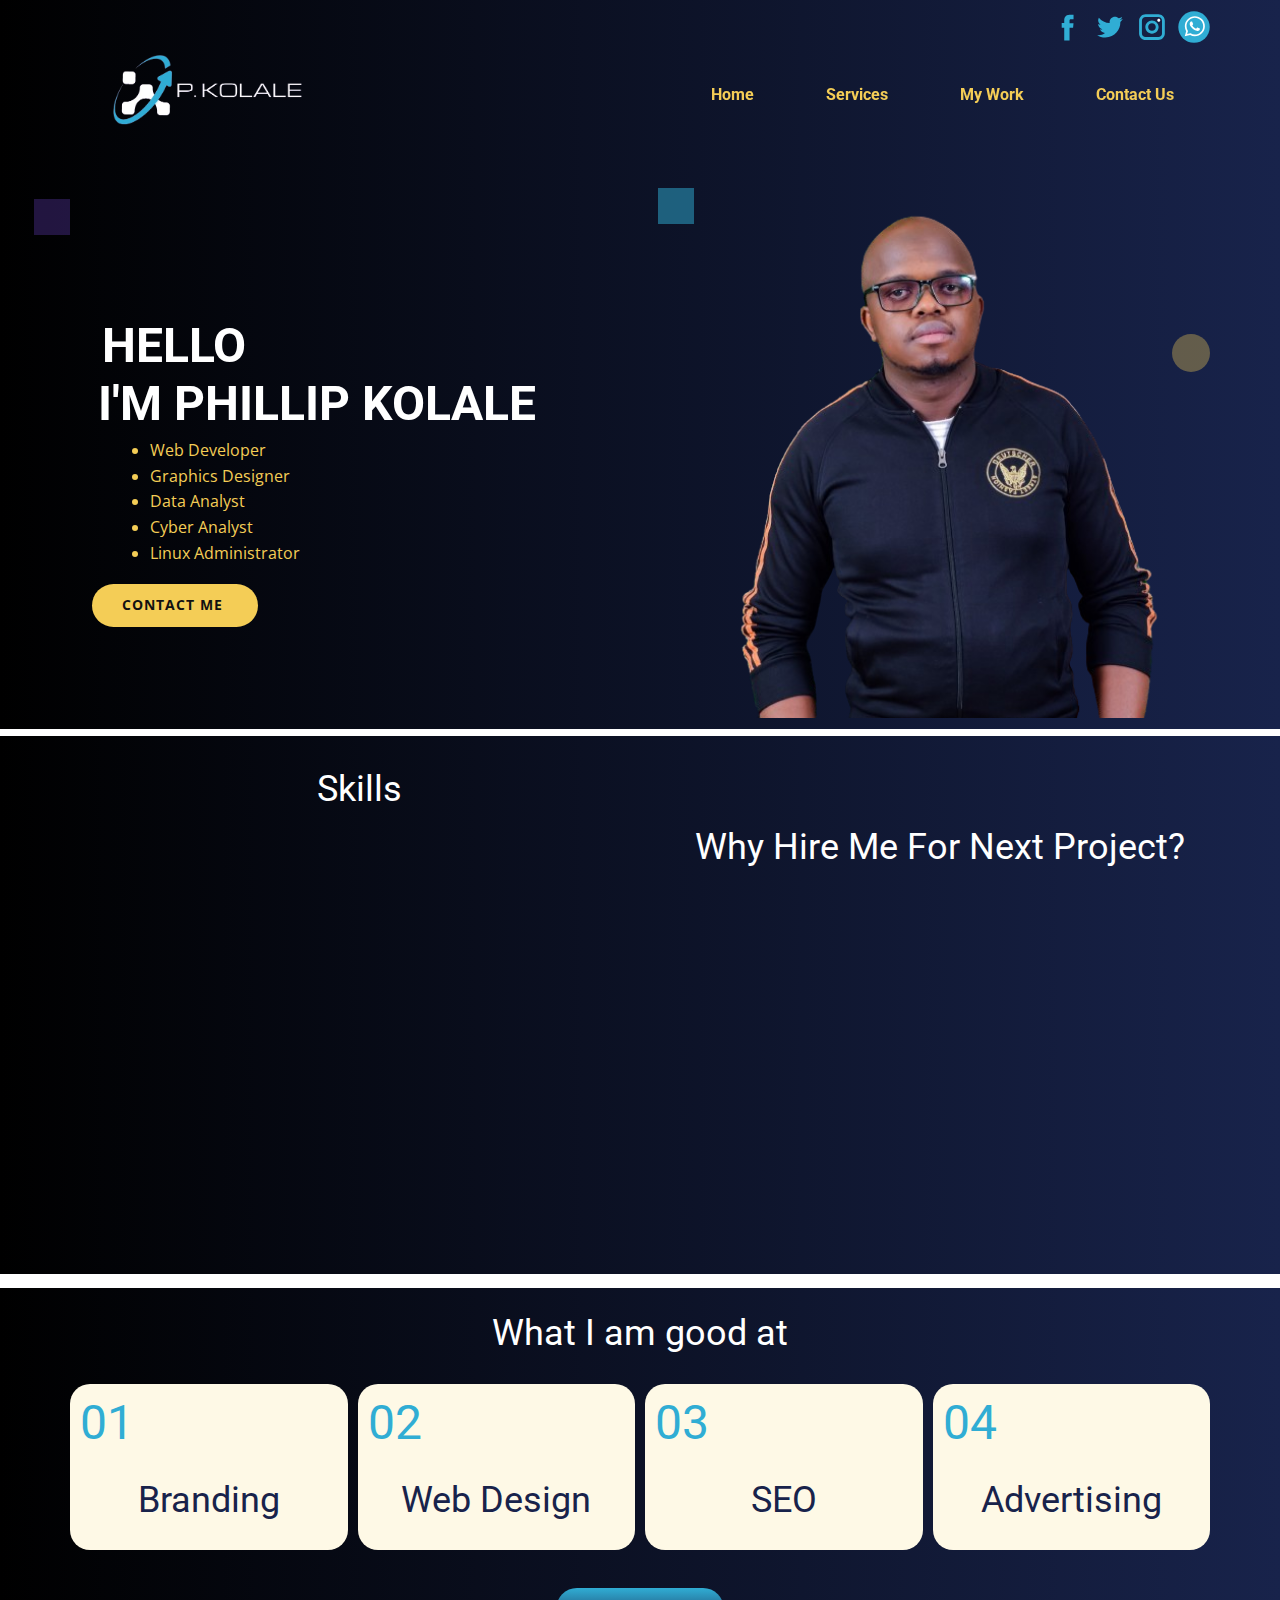
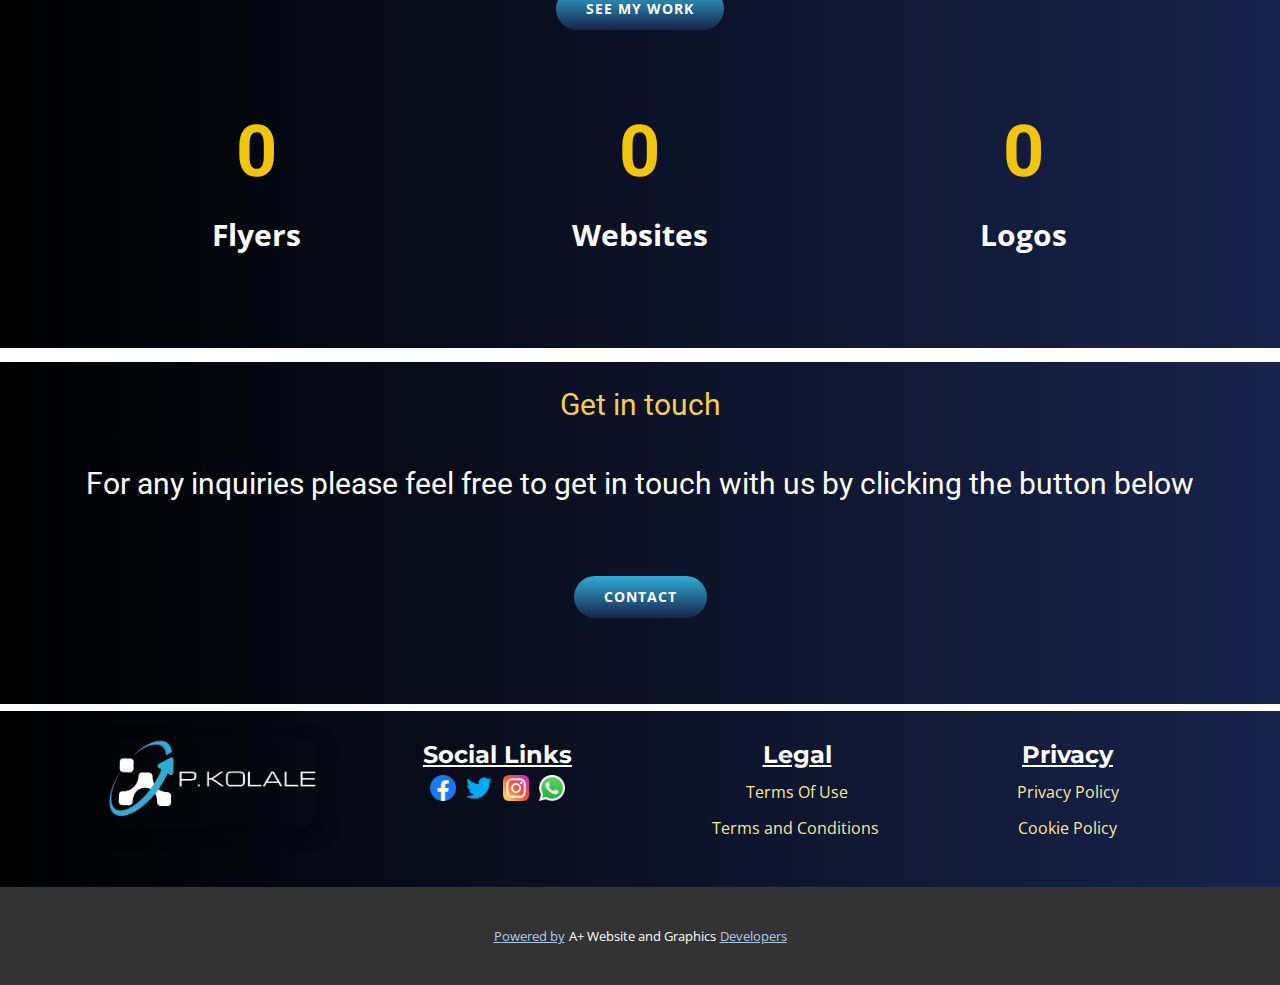
<file: index.html>
<!DOCTYPE html>
<html style="font-size: 16px;" lang="en"><head>
    <meta name="viewport" content="width=device-width, initial-scale=1.0">
    <meta charset="utf-8">
    <meta name="keywords" content="Brothers Of the ThrottleMotorcycle club">
    <meta name="description" content="">
    <title>Home</title>
    <link rel="stylesheet" href="nicepage.css" media="screen">
<link rel="stylesheet" href="Home.css" media="screen">
    <script class="u-script" type="text/javascript" src="jquery.js" "="" defer=""></script>
    <script class="u-script" type="text/javascript" src="nicepage.js" "="" defer=""></script>
    <meta name="generator" content="Nicepage 4.15.8, nicepage.com">
    <link id="u-theme-google-font" rel="stylesheet" href="https://fonts.googleapis.com/css?family=Roboto:100,100i,300,300i,400,400i,500,500i,700,700i,900,900i|Open+Sans:300,300i,400,400i,500,500i,600,600i,700,700i,800,800i">
    <link id="u-page-google-font" rel="stylesheet" href="https://fonts.googleapis.com/css?family=Montserrat:100,100i,200,200i,300,300i,400,400i,500,500i,600,600i,700,700i,800,800i,900,900i">
    
    
    
    
    
    <script type="application/ld+json">{
		"@context": "http://schema.org",
		"@type": "Organization",
		"name": "",
		"logo": "images/pkolale_logo-removebg-preview1.png",
		"sameAs": [
				"https://www.facebook.com/profile.php?id=100087165131884",
				"https://twitter.com/PhillipKolale",
				"https://www.instagram.com/phillip_kolale/",
				"tel:0707385519",
				"https://www.facebook.com/profile.php?id=100087165131884",
				"https://twitter.com/PhillipKolale",
				"https://www.instagram.com/phillip_kolale/",
				"tel:0707385519"
		]
}</script>
    <meta name="theme-color" content="#478ac9">
    <meta name="twitter:site" content="@">
    <meta name="twitter:card" content="summary_large_image">
    <meta name="twitter:title" content="Home">
    <meta name="twitter:description" content="">
    <meta property="og:title" content="Home">
    <meta property="og:type" content="website">
  </head>
  <body data-home-page="Home.html" data-home-page-title="Home" class="u-body u-overlap u-overlap-contrast u-xl-mode" data-lang="en"><header class="u-header u-shading u-sticky u-sticky-17af u-uploaded-video" id="sec-59f7" data-animation-name="" data-animation-duration="0" data-animation-delay="0" data-animation-direction=""><style class="u-sticky-style" data-style-id="17af">.u-sticky-fixed.u-sticky-17af, .u-body.u-sticky-fixed .u-sticky-17af {
box-shadow: 0 2px 8px 0 rgba(128,128,128,1) !important
}</style><div class="u-clearfix u-sheet u-sheet-1">
        <div class="u-social-icons u-spacing-10 u-social-icons-1">
          <a class="u-social-url" title="facebook" target="_blank" href="https://www.facebook.com/profile.php?id=100087165131884"><span class="u-icon u-social-facebook u-social-icon u-text-custom-color-5 u-icon-1"><svg class="u-svg-link" preserveAspectRatio="xMidYMin slice" viewBox="0 0 112 112" style=""><use xmlns:xlink="http://www.w3.org/1999/xlink" xlink:href="#svg-8aad"></use></svg><svg class="u-svg-content" viewBox="0 0 112 112" x="0" y="0" id="svg-8aad"><path fill="currentColor" d="M75.5,28.8H65.4c-1.5,0-4,0.9-4,4.3v9.4h13.9l-1.5,15.8H61.4v45.1H42.8V58.3h-8.8V42.4h8.8V32.2
c0-7.4,3.4-18.8,18.8-18.8h13.8v15.4H75.5z"></path></svg></span>
          </a>
          <a class="u-social-url" title="twitter" target="_blank" href="https://twitter.com/PhillipKolale"><span class="u-icon u-social-icon u-social-twitter u-text-custom-color-5 u-icon-2"><svg class="u-svg-link" preserveAspectRatio="xMidYMin slice" viewBox="0 0 112 112" style=""><use xmlns:xlink="http://www.w3.org/1999/xlink" xlink:href="#svg-2871"></use></svg><svg class="u-svg-content" viewBox="0 0 112 112" x="0" y="0" id="svg-2871"><path fill="currentColor" d="M92.2,38.2c0,0.8,0,1.6,0,2.3c0,24.3-18.6,52.4-52.6,52.4c-10.6,0.1-20.2-2.9-28.5-8.2
	c1.4,0.2,2.9,0.2,4.4,0.2c8.7,0,16.7-2.9,23-7.9c-8.1-0.2-14.9-5.5-17.3-12.8c1.1,0.2,2.4,0.2,3.4,0.2c1.6,0,3.3-0.2,4.8-0.7
	c-8.4-1.6-14.9-9.2-14.9-18c0-0.2,0-0.2,0-0.2c2.5,1.4,5.4,2.2,8.4,2.3c-5-3.3-8.3-8.9-8.3-15.4c0-3.4,1-6.5,2.5-9.2
	c9.1,11.1,22.7,18.5,38,19.2c-0.2-1.4-0.4-2.8-0.4-4.3c0.1-10,8.3-18.2,18.5-18.2c5.4,0,10.1,2.2,13.5,5.7c4.3-0.8,8.1-2.3,11.7-4.5
	c-1.4,4.3-4.3,7.9-8.1,10.1c3.7-0.4,7.3-1.4,10.6-2.9C98.9,32.3,95.7,35.5,92.2,38.2z"></path></svg></span>
          </a>
          <a class="u-social-url" title="instagram" target="_blank" href="https://www.instagram.com/phillip_kolale/"><span class="u-icon u-social-icon u-social-instagram u-text-custom-color-5 u-icon-3"><svg class="u-svg-link" preserveAspectRatio="xMidYMin slice" viewBox="0 0 112 112" style=""><use xmlns:xlink="http://www.w3.org/1999/xlink" xlink:href="#svg-96eb"></use></svg><svg class="u-svg-content" viewBox="0 0 112 112" x="0" y="0" id="svg-96eb"><path fill="currentColor" d="M55.9,32.9c-12.8,0-23.2,10.4-23.2,23.2s10.4,23.2,23.2,23.2s23.2-10.4,23.2-23.2S68.7,32.9,55.9,32.9z
	 M55.9,69.4c-7.4,0-13.3-6-13.3-13.3c-0.1-7.4,6-13.3,13.3-13.3s13.3,6,13.3,13.3C69.3,63.5,63.3,69.4,55.9,69.4z"></path><path fill="#FFFFFF" d="M79.7,26.8c-3,0-5.4,2.5-5.4,5.4s2.5,5.4,5.4,5.4c3,0,5.4-2.5,5.4-5.4S82.7,26.8,79.7,26.8z"></path><path fill="currentColor" d="M78.2,11H33.5C21,11,10.8,21.3,10.8,33.7v44.7c0,12.6,10.2,22.8,22.7,22.8h44.7c12.6,0,22.7-10.2,22.7-22.7
	V33.7C100.8,21.1,90.6,11,78.2,11z M91,78.4c0,7.1-5.8,12.8-12.8,12.8H33.5c-7.1,0-12.8-5.8-12.8-12.8V33.7
	c0-7.1,5.8-12.8,12.8-12.8h44.7c7.1,0,12.8,5.8,12.8,12.8V78.4z"></path></svg></span>
          </a>
          <a class="u-social-url" target="_blank" data-type="Whatsapp" title="Whatsapp" href="tel:0707385519"><span class="u-icon u-social-icon u-social-whatsapp u-text-custom-color-5 u-icon-4"><svg class="u-svg-link" preserveAspectRatio="xMidYMin slice" viewBox="0 0 112 112" style=""><use xmlns:xlink="http://www.w3.org/1999/xlink" xlink:href="#svg-3bc7"></use></svg><svg class="u-svg-content" viewBox="0 0 112 112" x="0" y="0" id="svg-3bc7"><circle fill="currentColor" cx="56.1" cy="56.1" r="55"></circle><path fill="#FFFFFF" d="M83.8,28.3C77.2,21.7,68.4,18,59,18c-19.3,0-35.1,15.7-35.1,35.1c0,6.2,1.6,12.2,4.7,17.5l-5,18.2L42.2,84
	c5.1,2.8,10.9,4.3,16.8,4.3h0l0,0c19.3,0,35.1-15.7,35.1-35.1C94.1,43.8,90.5,35,83.8,28.3 M59,82.3L59,82.3
	c-5.2,0-10.4-1.4-14.9-4.1l-1.1-0.6l-11,2.9L35,69.8l-0.7-1.1c-2.9-4.6-4.5-10-4.5-15.5C29.8,37,42.9,24,59,24
	c7.8,0,15.1,3,20.6,8.6c5.5,5.5,8.5,12.8,8.5,20.6C88.2,69.2,75.1,82.3,59,82.3 M75,60.5c-0.9-0.4-5.2-2.6-6-2.9
	c-0.8-0.3-1.4-0.4-2,0.4s-2.3,2.9-2.8,3.4c-0.5,0.6-1,0.7-1.9,0.2c-0.9-0.4-3.7-1.4-7.1-4.4c-2.6-2.3-4.4-5.2-4.9-6.1
	c-0.5-0.9-0.1-1.4,0.4-1.8c0.4-0.4,0.9-1,1.3-1.5c0.4-0.5,0.6-0.9,0.9-1.5c0.3-0.6,0.1-1.1-0.1-1.5c-0.2-0.4-2-4.8-2.7-6.5
	c-0.7-1.7-1.4-1.5-2-1.5c-0.5,0-1.1,0-1.7,0c-0.6,0-1.5,0.2-2.3,1.1c-0.8,0.9-3.1,3-3.1,7.3c0,4.3,3.1,8.5,3.6,9.1
	c0.4,0.6,6.2,9.4,15,13.2c2.1,0.9,3.7,1.4,5,1.8c2.1,0.7,4,0.6,5.5,0.3c1.7-0.3,5.2-2.1,5.9-4.2c0.7-2,0.7-3.8,0.5-4.2
	C76.5,61.1,75.9,60.9,75,60.5"></path></svg></span>
          </a>
        </div>
        <a href="Home.html" data-page-id="2789819724" class="u-image u-logo u-image-1" data-image-width="500" data-image-height="241" title="Home">
          <img src="images/pkolale_logo-removebg-preview1.png" class="u-logo-image u-logo-image-1">
        </a>
        <nav data-position="" class="u-menu u-menu-one-level u-offcanvas u-menu-1">
          <div class="menu-collapse" style="font-size: 1rem; letter-spacing: 0px; font-weight: 700;">
            <a class="u-border-2 u-border-white u-button-style u-custom-active-border-color u-custom-border u-custom-border-color u-custom-borders u-custom-color u-custom-hover-border-color u-custom-left-right-menu-spacing u-custom-padding-bottom u-custom-text-active-color u-custom-text-color u-custom-text-hover-color u-custom-top-bottom-menu-spacing u-gradient u-nav-link" href="#" style="padding: 15px 22px; font-size: calc(1em + 30px); background-image: linear-gradient(#30add4, #18234b);">
              <svg class="u-svg-link" viewBox="0 0 24 24"><use xmlns:xlink="http://www.w3.org/1999/xlink" xlink:href="#menu-hamburger"></use></svg>
              <svg class="u-svg-content" version="1.1" id="menu-hamburger" viewBox="0 0 16 16" x="0px" y="0px" xmlns:xlink="http://www.w3.org/1999/xlink" xmlns="http://www.w3.org/2000/svg"><g><rect y="1" width="16" height="2"></rect><rect y="7" width="16" height="2"></rect><rect y="13" width="16" height="2"></rect>
</g></svg>
            </a>
          </div>
          <div class="u-custom-menu u-nav-container">
            <ul class="u-custom-font u-heading-font u-nav u-unstyled u-nav-1"><li class="u-nav-item"><a class="u-button-style u-nav-link u-text-active-custom-color-1 u-text-custom-color-1" href="Home.html" style="padding: 10px 36px;">Home</a>
</li><li class="u-nav-item"><a class="u-button-style u-nav-link u-text-active-custom-color-1 u-text-custom-color-1" href="Service.html" style="padding: 10px 36px;">Services</a>
</li><li class="u-nav-item"><a class="u-button-style u-nav-link u-text-active-custom-color-1 u-text-custom-color-1" href="My-Work.html" style="padding: 10px 36px;">My Work</a>
</li><li class="u-nav-item"><a class="u-button-style u-nav-link u-text-active-custom-color-1 u-text-custom-color-1" href="Contact.html" style="padding: 10px 36px;">Contact Us</a>
</li></ul>
          </div>
          <div class="u-custom-menu u-nav-container-collapse">
            <div class="u-container-style u-custom-color-5 u-inner-container-layout u-opacity u-opacity-90 u-sidenav">
              <div class="u-inner-container-layout u-sidenav-overflow">
                <div class="u-menu-close"></div>
                <ul class="u-align-center u-custom-font u-heading-font u-nav u-popupmenu-items u-spacing-25 u-unstyled u-nav-2"><li class="u-nav-item"><a class="u-button-style u-nav-link" href="Home.html">Home</a>
</li><li class="u-nav-item"><a class="u-button-style u-nav-link" href="Service.html">Services</a>
</li><li class="u-nav-item"><a class="u-button-style u-nav-link" href="My-Work.html">My Work</a>
</li><li class="u-nav-item"><a class="u-button-style u-nav-link" href="Contact.html">Contact Us</a>
</li></ul>
              </div>
            </div>
            <div class="u-menu-overlay u-opacity u-opacity-20 u-white"></div>
          </div>
        </nav>
      </div></header>
    <section class="skrollable u-clearfix u-gradient u-uploaded-video u-valign-bottom-lg u-section-1" id="sec-7953">
      <div class="u-clearfix u-sheet u-sheet-1">
        <img class="u-expanded-width-xs u-image u-image-default u-image-1" src="images/kijijipictures-0078__1_-removebg-preview.png" alt="" data-image-width="472" data-image-height="529">
        <div class="u-custom-color-5 u-opacity u-opacity-50 u-preserve-proportions u-shape u-shape-rectangle u-shape-1"></div>
        <div class="u-custom-color-3 u-opacity u-opacity-50 u-preserve-proportions u-shape u-shape-rectangle u-shape-2"></div>
        <h3 class="u-align-center-lg u-align-center-md u-align-center-sm u-align-center-xl u-text u-text-body-alt-color u-text-1" data-animation-name="customAnimationIn" data-animation-duration="3000" data-animation-direction=""> Hello </h3>
        <div class="u-custom-color-1 u-opacity u-opacity-35 u-shape u-shape-circle u-shape-3"></div>
        <h3 class="u-align-center-lg u-align-center-md u-align-center-sm u-align-center-xl u-text u-text-body-alt-color u-text-2" data-animation-name="customAnimationIn" data-animation-duration="3000" data-animation-direction=""> I'm Phillip
Kolale </h3>
        <ul class="u-align-left-lg u-align-left-md u-align-left-sm u-align-left-xl u-text u-text-custom-color-1 u-text-3">
          <li>Web Developer</li>
        </ul>
        <ul class="u-align-left-lg u-align-left-md u-align-left-sm u-align-left-xl u-text u-text-custom-color-1 u-text-4">
          <li>Graphics Designer</li>
        </ul>
        <ul class="u-align-left-lg u-align-left-md u-align-left-sm u-align-left-xl u-text u-text-custom-color-1 u-text-5">
          <li>Data Analyst</li>
        </ul>
        <ul class="u-align-left-lg u-align-left-md u-align-left-sm u-align-left-xl u-text u-text-custom-color-1 u-text-6">
          <li>Cyber Analyst</li>
        </ul>
        <ul class="u-align-left-lg u-align-left-md u-align-left-sm u-align-left-xl u-text u-text-custom-color-1 u-text-7">
          <li>Linux Administrator</li>
        </ul>
        <a href="" class="u-border-none u-btn u-btn-round u-button-style u-custom-color-1 u-hover-custom-color-5 u-radius-50 u-text-hover-white u-btn-1">Contact me&nbsp;</a>
      </div>
    </section>
    <section class="skrollable u-align-left u-border-7 u-border-no-left u-border-no-right u-border-white u-clearfix u-gradient u-section-2" id="carousel_a64b">
      <div class="u-clearfix u-sheet u-sheet-1">
        <h2 class="u-text u-text-body-alt-color u-text-default u-text-1">Skills</h2>
        <h2 class="u-text u-text-body-alt-color u-text-default u-text-2"> Why Hire Me For Next Project?</h2>
        <div class="u-clearfix u-expanded-width-sm u-expanded-width-xs u-gutter-10 u-layout-wrap u-layout-wrap-1">
          <div class="u-layout">
            <div class="u-layout-col">
              <div class="u-size-30">
                <div class="u-layout-row">
                  <div class="u-align-center u-container-style u-gradient u-layout-cell u-radius-15 u-size-20 u-layout-cell-1" data-animation-name="customAnimationIn" data-animation-duration="2000" data-animation-direction="">
                    <div class="u-container-layout u-container-layout-1"><span class="u-file-icon u-gradient u-icon u-icon-circle u-text-white u-icon-1"><img src="images/10276609.png" alt=""></span>
                      <h6 class="u-text u-text-body-alt-color u-text-default u-text-3"> UI/UX Design</h6>
                    </div>
                  </div>
                  <div class="u-align-center u-container-style u-gradient u-layout-cell u-radius-15 u-size-20 u-layout-cell-2" data-animation-name="customAnimationIn" data-animation-duration="2000" data-animation-direction="">
                    <div class="u-container-layout u-container-layout-2"><span class="u-file-icon u-gradient u-icon u-icon-circle u-text-white u-icon-2"><img src="images/2085163.png" alt=""></span>
                      <h6 class="u-text u-text-body-alt-color u-text-default u-text-4"> HTML/CSS</h6>
                    </div>
                  </div>
                  <div class="cell-temp-clone u-align-center u-container-style u-gradient u-layout-cell u-radius-15 u-size-20 u-layout-cell-3" data-animation-name="customAnimationIn" data-animation-duration="2000">
                    <div class="u-container-layout u-container-layout-3"><span class="u-file-icon u-gradient u-icon u-icon-circle u-text-white u-icon-3"><img src="images/13702.png" alt=""></span>
                      <h6 class="u-text u-text-body-alt-color u-text-default u-text-5">linux administration</h6>
                    </div>
                  </div>
                </div>
              </div>
              <div class="u-size-30">
                <div class="u-layout-row">
                  <div class="u-align-center u-container-style u-gradient u-layout-cell u-radius-15 u-size-20 u-layout-cell-4" data-animation-name="customAnimationIn" data-animation-duration="2000">
                    <div class="u-container-layout u-valign-bottom-xs u-valign-top-lg u-valign-top-md u-valign-top-sm u-valign-top-xl u-container-layout-4"><span class="u-file-icon u-gradient u-icon u-icon-circle u-text-white u-icon-4"><img src="images/6943960.png" alt=""></span>
                      <h6 class="u-text u-text-body-alt-color u-text-6"> JavaScript</h6>
                    </div>
                  </div>
                  <div class="u-align-center u-container-style u-gradient u-layout-cell u-radius-15 u-size-20 u-layout-cell-5" data-animation-name="customAnimationIn" data-animation-duration="2000">
                    <div class="u-container-layout u-container-layout-5"><span class="u-file-icon u-gradient u-icon u-icon-circle u-text-white u-icon-5"><img src="images/5405794.png" alt=""></span>
                      <h6 class="u-text u-text-body-alt-color u-text-default u-text-7"> DevOps</h6>
                    </div>
                  </div>
                  <div class="cell-temp-clone u-align-center u-container-style u-gradient u-layout-cell u-radius-15 u-size-20 u-layout-cell-6" data-animation-name="customAnimationIn" data-animation-duration="2000">
                    <div class="u-container-layout u-container-layout-6"><span class="u-file-icon u-gradient u-icon u-icon-circle u-text-white u-icon-6"><img src="images/174881.png" alt=""></span>
                      <h6 class="u-text u-text-body-alt-color u-text-default u-text-8"> wordpress</h6>
                    </div>
                  </div>
                </div>
              </div>
            </div>
          </div>
        </div>
        <p class="u-custom-font u-heading-font u-text u-text-body-alt-color u-text-9" data-animation-name="customAnimationIn" data-animation-duration="2000" data-animation-direction=""> &nbsp;<span class="u-file-icon u-icon u-text-white"><img src="images/5291043.png" alt=""></span>&nbsp;Tailored Solutions
        </p>
        <p class="u-custom-font u-heading-font u-text u-text-body-alt-color u-text-10" data-animation-name="customAnimationIn" data-animation-duration="2000" data-animation-direction=""> &nbsp;<span class="u-file-icon u-icon u-text-white"><img src="images/5291043.png" alt=""></span> Creative Excellence
        </p>
        <p class="u-custom-font u-heading-font u-text u-text-body-alt-color u-text-11" data-animation-name="customAnimationIn" data-animation-duration="2000" data-animation-direction=""> &nbsp;<span class="u-file-icon u-icon u-text-white"><img src="images/5291043.png" alt=""></span> Comprehensive Expertise
        </p>
        <p class="u-custom-font u-heading-font u-text u-text-body-alt-color u-text-12" data-animation-name="customAnimationIn" data-animation-duration="2000" data-animation-direction=""> &nbsp;<span class="u-file-icon u-icon u-text-white"><img src="images/5291043.png" alt=""></span> Strategic Approach
        </p>
        <p class="u-custom-font u-heading-font u-text u-text-body-alt-color u-text-13" data-animation-name="customAnimationIn" data-animation-duration="2000" data-animation-direction="X"> &nbsp;<span class="u-file-icon u-icon u-text-white"><img src="images/5291043.png" alt=""></span> Client-Centric Process
        </p>
        <p class="u-custom-font u-heading-font u-text u-text-body-alt-color u-text-14" data-animation-name="customAnimationIn" data-animation-duration="2000" data-animation-direction=""> &nbsp;<span class="u-file-icon u-icon u-text-white"><img src="images/5291043.png" alt=""></span> Technical Proficiency
        </p>
        <p class="u-custom-font u-heading-font u-text u-text-body-alt-color u-text-15" data-animation-name="customAnimationIn" data-animation-duration="2000" data-animation-direction=""> &nbsp;<span class="u-file-icon u-icon u-text-white"><img src="images/5291043.png" alt=""></span> Timely Delivery
        </p>
      </div>
    </section>
    <section class="skrollable u-border-7 u-border-no-left u-border-no-right u-border-white u-clearfix u-gradient u-section-3" id="sec-b5d5">
      <div class="u-clearfix u-sheet u-sheet-1">
        <h2 class="u-text u-text-body-alt-color u-text-default-lg u-text-default-xl u-text-1"> What I am good at</h2>
        <div class="u-expanded-width u-list u-list-1">
          <div class="u-repeater u-repeater-1">
            <div class="u-container-style u-list-item u-palette-3-light-3 u-radius-20 u-repeater-item u-shape-round u-list-item-1">
              <div class="u-container-layout u-similar-container u-container-layout-1">
                <h3 class="u-text u-text-custom-color-5 u-text-default u-text-2">01</h3>
                <h2 class="u-text u-text-custom-color-4 u-text-default u-text-3"> Branding</h2>
              </div>
            </div>
            <div class="u-container-style u-list-item u-palette-3-light-3 u-radius-20 u-repeater-item u-shape-round u-list-item-2">
              <div class="u-container-layout u-similar-container u-container-layout-2">
                <h3 class="u-text u-text-custom-color-5 u-text-default u-text-4">02</h3>
                <h2 class="u-text u-text-custom-color-4 u-text-default u-text-5"> Web Design</h2>
              </div>
            </div>
            <div class="u-container-style u-list-item u-palette-3-light-3 u-radius-20 u-repeater-item u-shape-round u-list-item-3">
              <div class="u-container-layout u-similar-container u-container-layout-3">
                <h3 class="u-text u-text-custom-color-5 u-text-default u-text-6">03</h3>
                <h2 class="u-text u-text-custom-color-4 u-text-default u-text-7"> SEO</h2>
              </div>
            </div>
            <div class="u-container-style u-list-item u-palette-3-light-3 u-radius-20 u-repeater-item u-shape-round u-list-item-4">
              <div class="u-container-layout u-similar-container u-container-layout-4">
                <h3 class="u-text u-text-custom-color-5 u-text-default u-text-8">04</h3>
                <h2 class="u-text u-text-custom-color-4 u-text-default u-text-9"> Advertising</h2>
              </div>
            </div>
          </div>
        </div>
        <a href="My-Work.html" data-page-id="2065024638" class="u-border-none u-btn u-btn-round u-button-style u-gradient u-hover-custom-color-5 u-none u-radius-50 u-text-body-alt-color u-text-hover-white u-btn-1">See My Work</a>
        <div class="u-expanded-width u-list u-list-2">
          <div class="u-repeater u-repeater-2">
            <div class="u-align-center u-container-style u-list-item u-repeater-item">
              <div class="u-container-layout u-similar-container u-valign-middle u-container-layout-5">
                <h1 class="u-text u-text-default u-text-palette-3-base u-title u-text-10" data-animation-name="counter" data-animation-event="scroll" data-animation-duration="3000">50</h1>
                <p class="u-text u-text-body-alt-color u-text-11">Flyers</p>
              </div>
            </div>
            <div class="u-align-center u-container-style u-list-item u-repeater-item">
              <div class="u-container-layout u-similar-container u-valign-middle u-container-layout-6">
                <h1 class="u-text u-text-default u-text-palette-3-base u-title u-text-12" data-animation-name="counter" data-animation-event="scroll" data-animation-duration="3000">20</h1>
                <p class="u-text u-text-body-alt-color u-text-13">Websites</p>
              </div>
            </div>
            <div class="u-align-center u-container-style u-list-item u-repeater-item">
              <div class="u-container-layout u-similar-container u-valign-middle u-container-layout-7">
                <h1 class="u-text u-text-default u-text-palette-3-base u-title u-text-14" data-animation-name="counter" data-animation-event="scroll" data-animation-duration="3000">15</h1>
                <p class="u-text u-text-body-alt-color u-text-15">Logos</p>
              </div>
            </div>
          </div>
        </div>
      </div>
    </section>
    <section class="skrollable u-border-7 u-border-no-left u-border-no-right u-border-white u-clearfix u-gradient u-section-4" id="carousel_152b">
      <div class="u-clearfix u-sheet u-sheet-1">
        <h2 class="u-text u-text-custom-color-1 u-text-default u-text-1">Get in touch</h2>
        <h6 class="u-text u-text-body-alt-color u-text-default u-text-2"> For any inquiries please feel free to get in touch with us by clicking the button below </h6>
        <a href="Contact.html" data-page-id="474824901" class="u-border-none u-btn u-btn-round u-button-style u-gradient u-hover-custom-color-5 u-none u-radius-50 u-text-body-alt-color u-text-hover-white u-btn-1">Contact</a>
      </div>
    </section>
    
    
    <footer class="u-clearfix u-footer u-gradient u-footer" id="sec-d5ab"><div class="u-clearfix u-sheet u-sheet-1">
        <div class="u-clearfix u-expanded-width u-layout-wrap u-layout-wrap-1">
          <div class="u-layout">
            <div class="u-layout-row">
              <div class="u-container-style u-layout-cell u-size-15 u-layout-cell-1">
                <div class="u-container-layout u-valign-top u-container-layout-1">
                  <img class="u-image u-image-round u-radius-15 u-image-1" src="images/pkolale_logo-removebg-preview1.png" alt="" data-image-width="500" data-image-height="241">
                </div>
              </div>
              <div class="u-container-style u-layout-cell u-size-15 u-layout-cell-2">
                <div class="u-container-layout u-container-layout-2">
                  <h4 class="u-align-center u-custom-font u-font-montserrat u-text u-text-body-alt-color u-text-1">Social Links</h4>
                  <div class="u-social-icons u-spacing-10 u-social-icons-1">
                    <a class="u-social-url" title="facebook" target="_blank" href="https://www.facebook.com/profile.php?id=100087165131884"><span class="u-file-icon u-icon u-social-facebook u-social-icon u-icon-1"><img src="images/5968764.png" alt=""></span>
                    </a>
                    <a class="u-social-url" title="twitter" target="_blank" href="https://twitter.com/PhillipKolale"><span class="u-file-icon u-icon u-social-icon u-social-twitter u-icon-2"><img src="images/733579.png" alt=""></span>
                    </a>
                    <a class="u-social-url" title="instagram" target="_blank" href="https://www.instagram.com/phillip_kolale/"><span class="u-file-icon u-icon u-social-icon u-social-instagram u-icon-3"><img src="images/2111463.png" alt=""></span>
                    </a>
                    <a class="u-social-url" target="_blank" data-type="Whatsapp" title="Whatsapp" href="tel:0707385519"><span class="u-file-icon u-icon u-social-icon u-social-whatsapp u-icon-4"><img src="images/5968841.png" alt=""></span>
                    </a>
                  </div>
                </div>
              </div>
              <div class="u-container-style u-layout-cell u-size-15 u-layout-cell-3">
                <div class="u-container-layout u-container-layout-3">
                  <h4 class="u-align-center u-custom-font u-font-montserrat u-text u-text-body-alt-color u-text-2">Legal</h4>
                  <a href="#" class="u-border-1 u-border-active-palette-2-base u-border-hover-palette-1-base u-btn u-button-style u-none u-text-palette-3-light-2 u-btn-1"> Terms Of Use</a>
                  <a href="#" class="u-border-1 u-border-active-palette-2-base u-border-hover-palette-1-base u-btn u-button-style u-none u-text-palette-3-light-2 u-btn-2">Terms and Conditions</a>
                </div>
              </div>
              <div class="u-align-left u-container-style u-layout-cell u-size-15 u-layout-cell-4">
                <div class="u-container-layout u-container-layout-4">
                  <h4 class="u-align-center u-custom-font u-font-montserrat u-text u-text-body-alt-color u-text-3">Privacy</h4>
                  <a href="#" class="u-border-1 u-border-active-palette-2-base u-border-hover-palette-1-base u-btn u-button-style u-none u-text-palette-3-light-2 u-btn-3"> Privacy Policy</a>
                  <a href="#" class="u-border-1 u-border-active-palette-2-base u-border-hover-palette-1-base u-btn u-button-style u-none u-text-palette-3-light-2 u-btn-4"> Cookie Policy</a>
                </div>
              </div>
            </div>
          </div>
        </div>
      </div></footer>
    <section class="u-backlink u-clearfix u-grey-80">
      <a class="u-link" href="https://phillipkolale.github.io/apluswebsiteandgraphicsdevelopers/Home.html" target="_blank">
        <span>Powered by</span>
      </a>
      <p class="u-text">
        <span>A+ Website and Graphics</span>
      </p>
      <a class="u-link" href="https://phillipkolale.github.io/apluswebsiteandgraphicsdevelopers/Home.html" target="_blank">
        <span>Developers</span>
      </a>
    </section>
  
</body></html>
</file>
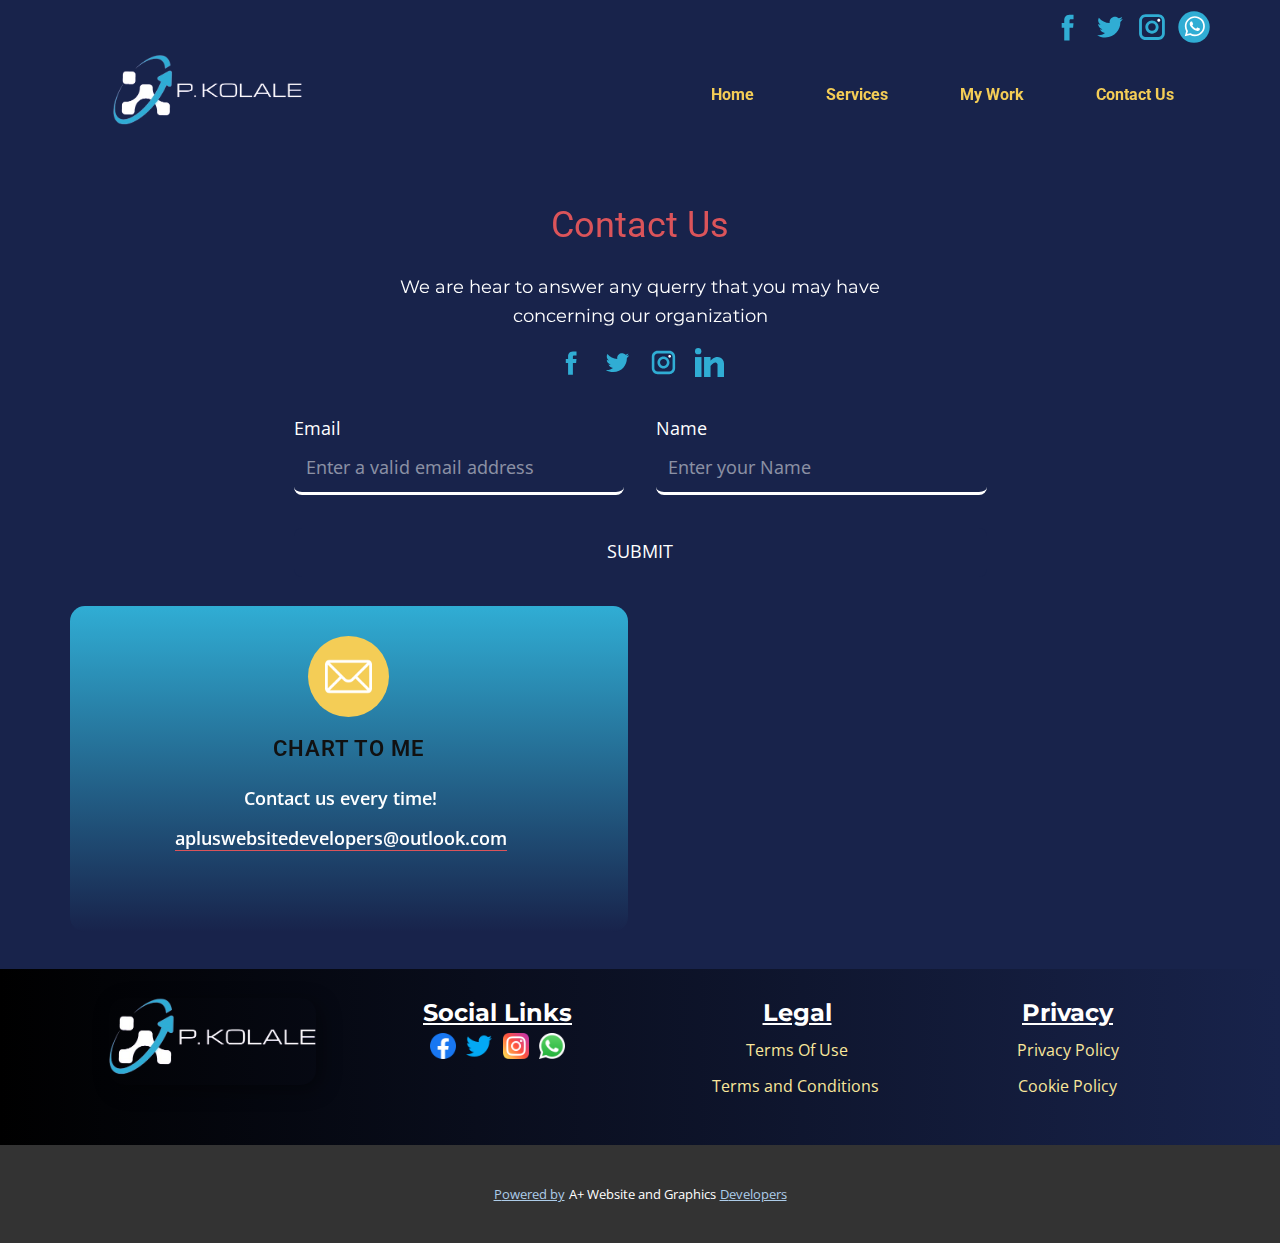
<file: Contact.html>
<!DOCTYPE html>
<html style="font-size: 16px;" lang="en"><head>
    <meta name="viewport" content="width=device-width, initial-scale=1.0">
    <meta charset="utf-8">
    <meta name="keywords" content="​Contact Us">
    <meta name="description" content="">
    <title>Contact</title>
    <link rel="stylesheet" href="nicepage.css" media="screen">
<link rel="stylesheet" href="Contact.css" media="screen">
    <script class="u-script" type="text/javascript" src="jquery.js" "="" defer=""></script>
    <script class="u-script" type="text/javascript" src="nicepage.js" "="" defer=""></script>
    <meta name="generator" content="Nicepage 4.15.8, nicepage.com">
    <link id="u-theme-google-font" rel="stylesheet" href="https://fonts.googleapis.com/css?family=Roboto:100,100i,300,300i,400,400i,500,500i,700,700i,900,900i|Open+Sans:300,300i,400,400i,500,500i,600,600i,700,700i,800,800i">
    <link id="u-page-google-font" rel="stylesheet" href="https://fonts.googleapis.com/css?family=Montserrat:100,100i,200,200i,300,300i,400,400i,500,500i,600,600i,700,700i,800,800i,900,900i">
    
    
    <script type="application/ld+json">{
		"@context": "http://schema.org",
		"@type": "Organization",
		"name": "",
		"logo": "images/pkolale_logo-removebg-preview1.png",
		"sameAs": [
				"https://www.facebook.com/profile.php?id=100087165131884",
				"https://twitter.com/PhillipKolale",
				"https://www.instagram.com/phillip_kolale/",
				"tel:0707385519",
				"https://www.facebook.com/profile.php?id=100087165131884",
				"https://twitter.com/PhillipKolale",
				"https://www.instagram.com/phillip_kolale/",
				"tel:0707385519"
		]
}</script>
    <meta name="theme-color" content="#478ac9">
    <meta name="twitter:site" content="@">
    <meta name="twitter:card" content="summary_large_image">
    <meta name="twitter:title" content="Contact">
    <meta name="twitter:description" content="">
    <meta property="og:title" content="Contact">
    <meta property="og:type" content="website">
  </head>
  <body class="u-body u-overlap u-overlap-contrast u-xl-mode" data-lang="en"><header class="u-header u-shading u-sticky u-sticky-17af u-uploaded-video" id="sec-59f7" data-animation-name="" data-animation-duration="0" data-animation-delay="0" data-animation-direction=""><style class="u-sticky-style" data-style-id="17af">.u-sticky-fixed.u-sticky-17af, .u-body.u-sticky-fixed .u-sticky-17af {
box-shadow: 0 2px 8px 0 rgba(128,128,128,1) !important
}</style><div class="u-clearfix u-sheet u-sheet-1">
        <div class="u-social-icons u-spacing-10 u-social-icons-1">
          <a class="u-social-url" title="facebook" target="_blank" href="https://www.facebook.com/profile.php?id=100087165131884"><span class="u-icon u-social-facebook u-social-icon u-text-custom-color-5 u-icon-1"><svg class="u-svg-link" preserveAspectRatio="xMidYMin slice" viewBox="0 0 112 112" style=""><use xmlns:xlink="http://www.w3.org/1999/xlink" xlink:href="#svg-8aad"></use></svg><svg class="u-svg-content" viewBox="0 0 112 112" x="0" y="0" id="svg-8aad"><path fill="currentColor" d="M75.5,28.8H65.4c-1.5,0-4,0.9-4,4.3v9.4h13.9l-1.5,15.8H61.4v45.1H42.8V58.3h-8.8V42.4h8.8V32.2
c0-7.4,3.4-18.8,18.8-18.8h13.8v15.4H75.5z"></path></svg></span>
          </a>
          <a class="u-social-url" title="twitter" target="_blank" href="https://twitter.com/PhillipKolale"><span class="u-icon u-social-icon u-social-twitter u-text-custom-color-5 u-icon-2"><svg class="u-svg-link" preserveAspectRatio="xMidYMin slice" viewBox="0 0 112 112" style=""><use xmlns:xlink="http://www.w3.org/1999/xlink" xlink:href="#svg-2871"></use></svg><svg class="u-svg-content" viewBox="0 0 112 112" x="0" y="0" id="svg-2871"><path fill="currentColor" d="M92.2,38.2c0,0.8,0,1.6,0,2.3c0,24.3-18.6,52.4-52.6,52.4c-10.6,0.1-20.2-2.9-28.5-8.2
	c1.4,0.2,2.9,0.2,4.4,0.2c8.7,0,16.7-2.9,23-7.9c-8.1-0.2-14.9-5.5-17.3-12.8c1.1,0.2,2.4,0.2,3.4,0.2c1.6,0,3.3-0.2,4.8-0.7
	c-8.4-1.6-14.9-9.2-14.9-18c0-0.2,0-0.2,0-0.2c2.5,1.4,5.4,2.2,8.4,2.3c-5-3.3-8.3-8.9-8.3-15.4c0-3.4,1-6.5,2.5-9.2
	c9.1,11.1,22.7,18.5,38,19.2c-0.2-1.4-0.4-2.8-0.4-4.3c0.1-10,8.3-18.2,18.5-18.2c5.4,0,10.1,2.2,13.5,5.7c4.3-0.8,8.1-2.3,11.7-4.5
	c-1.4,4.3-4.3,7.9-8.1,10.1c3.7-0.4,7.3-1.4,10.6-2.9C98.9,32.3,95.7,35.5,92.2,38.2z"></path></svg></span>
          </a>
          <a class="u-social-url" title="instagram" target="_blank" href="https://www.instagram.com/phillip_kolale/"><span class="u-icon u-social-icon u-social-instagram u-text-custom-color-5 u-icon-3"><svg class="u-svg-link" preserveAspectRatio="xMidYMin slice" viewBox="0 0 112 112" style=""><use xmlns:xlink="http://www.w3.org/1999/xlink" xlink:href="#svg-96eb"></use></svg><svg class="u-svg-content" viewBox="0 0 112 112" x="0" y="0" id="svg-96eb"><path fill="currentColor" d="M55.9,32.9c-12.8,0-23.2,10.4-23.2,23.2s10.4,23.2,23.2,23.2s23.2-10.4,23.2-23.2S68.7,32.9,55.9,32.9z
	 M55.9,69.4c-7.4,0-13.3-6-13.3-13.3c-0.1-7.4,6-13.3,13.3-13.3s13.3,6,13.3,13.3C69.3,63.5,63.3,69.4,55.9,69.4z"></path><path fill="#FFFFFF" d="M79.7,26.8c-3,0-5.4,2.5-5.4,5.4s2.5,5.4,5.4,5.4c3,0,5.4-2.5,5.4-5.4S82.7,26.8,79.7,26.8z"></path><path fill="currentColor" d="M78.2,11H33.5C21,11,10.8,21.3,10.8,33.7v44.7c0,12.6,10.2,22.8,22.7,22.8h44.7c12.6,0,22.7-10.2,22.7-22.7
	V33.7C100.8,21.1,90.6,11,78.2,11z M91,78.4c0,7.1-5.8,12.8-12.8,12.8H33.5c-7.1,0-12.8-5.8-12.8-12.8V33.7
	c0-7.1,5.8-12.8,12.8-12.8h44.7c7.1,0,12.8,5.8,12.8,12.8V78.4z"></path></svg></span>
          </a>
          <a class="u-social-url" target="_blank" data-type="Whatsapp" title="Whatsapp" href="tel:0707385519"><span class="u-icon u-social-icon u-social-whatsapp u-text-custom-color-5 u-icon-4"><svg class="u-svg-link" preserveAspectRatio="xMidYMin slice" viewBox="0 0 112 112" style=""><use xmlns:xlink="http://www.w3.org/1999/xlink" xlink:href="#svg-3bc7"></use></svg><svg class="u-svg-content" viewBox="0 0 112 112" x="0" y="0" id="svg-3bc7"><circle fill="currentColor" cx="56.1" cy="56.1" r="55"></circle><path fill="#FFFFFF" d="M83.8,28.3C77.2,21.7,68.4,18,59,18c-19.3,0-35.1,15.7-35.1,35.1c0,6.2,1.6,12.2,4.7,17.5l-5,18.2L42.2,84
	c5.1,2.8,10.9,4.3,16.8,4.3h0l0,0c19.3,0,35.1-15.7,35.1-35.1C94.1,43.8,90.5,35,83.8,28.3 M59,82.3L59,82.3
	c-5.2,0-10.4-1.4-14.9-4.1l-1.1-0.6l-11,2.9L35,69.8l-0.7-1.1c-2.9-4.6-4.5-10-4.5-15.5C29.8,37,42.9,24,59,24
	c7.8,0,15.1,3,20.6,8.6c5.5,5.5,8.5,12.8,8.5,20.6C88.2,69.2,75.1,82.3,59,82.3 M75,60.5c-0.9-0.4-5.2-2.6-6-2.9
	c-0.8-0.3-1.4-0.4-2,0.4s-2.3,2.9-2.8,3.4c-0.5,0.6-1,0.7-1.9,0.2c-0.9-0.4-3.7-1.4-7.1-4.4c-2.6-2.3-4.4-5.2-4.9-6.1
	c-0.5-0.9-0.1-1.4,0.4-1.8c0.4-0.4,0.9-1,1.3-1.5c0.4-0.5,0.6-0.9,0.9-1.5c0.3-0.6,0.1-1.1-0.1-1.5c-0.2-0.4-2-4.8-2.7-6.5
	c-0.7-1.7-1.4-1.5-2-1.5c-0.5,0-1.1,0-1.7,0c-0.6,0-1.5,0.2-2.3,1.1c-0.8,0.9-3.1,3-3.1,7.3c0,4.3,3.1,8.5,3.6,9.1
	c0.4,0.6,6.2,9.4,15,13.2c2.1,0.9,3.7,1.4,5,1.8c2.1,0.7,4,0.6,5.5,0.3c1.7-0.3,5.2-2.1,5.9-4.2c0.7-2,0.7-3.8,0.5-4.2
	C76.5,61.1,75.9,60.9,75,60.5"></path></svg></span>
          </a>
        </div>
        <a href="Home.html" data-page-id="2789819724" class="u-image u-logo u-image-1" data-image-width="500" data-image-height="241" title="Home">
          <img src="images/pkolale_logo-removebg-preview1.png" class="u-logo-image u-logo-image-1">
        </a>
        <nav data-position="" class="u-menu u-menu-one-level u-offcanvas u-menu-1">
          <div class="menu-collapse" style="font-size: 1rem; letter-spacing: 0px; font-weight: 700;">
            <a class="u-border-2 u-border-white u-button-style u-custom-active-border-color u-custom-border u-custom-border-color u-custom-borders u-custom-color u-custom-hover-border-color u-custom-left-right-menu-spacing u-custom-padding-bottom u-custom-text-active-color u-custom-text-color u-custom-text-hover-color u-custom-top-bottom-menu-spacing u-gradient u-nav-link" href="#" style="padding: 15px 22px; font-size: calc(1em + 30px); background-image: linear-gradient(#30add4, #18234b);">
              <svg class="u-svg-link" viewBox="0 0 24 24"><use xmlns:xlink="http://www.w3.org/1999/xlink" xlink:href="#menu-hamburger"></use></svg>
              <svg class="u-svg-content" version="1.1" id="menu-hamburger" viewBox="0 0 16 16" x="0px" y="0px" xmlns:xlink="http://www.w3.org/1999/xlink" xmlns="http://www.w3.org/2000/svg"><g><rect y="1" width="16" height="2"></rect><rect y="7" width="16" height="2"></rect><rect y="13" width="16" height="2"></rect>
</g></svg>
            </a>
          </div>
          <div class="u-custom-menu u-nav-container">
            <ul class="u-custom-font u-heading-font u-nav u-unstyled u-nav-1"><li class="u-nav-item"><a class="u-button-style u-nav-link u-text-active-custom-color-1 u-text-custom-color-1" href="Home.html" style="padding: 10px 36px;">Home</a>
</li><li class="u-nav-item"><a class="u-button-style u-nav-link u-text-active-custom-color-1 u-text-custom-color-1" href="Service.html" style="padding: 10px 36px;">Services</a>
</li><li class="u-nav-item"><a class="u-button-style u-nav-link u-text-active-custom-color-1 u-text-custom-color-1" href="My-Work.html" style="padding: 10px 36px;">My Work</a>
</li><li class="u-nav-item"><a class="u-button-style u-nav-link u-text-active-custom-color-1 u-text-custom-color-1" href="Contact.html" style="padding: 10px 36px;">Contact Us</a>
</li></ul>
          </div>
          <div class="u-custom-menu u-nav-container-collapse">
            <div class="u-container-style u-custom-color-5 u-inner-container-layout u-opacity u-opacity-90 u-sidenav">
              <div class="u-inner-container-layout u-sidenav-overflow">
                <div class="u-menu-close"></div>
                <ul class="u-align-center u-custom-font u-heading-font u-nav u-popupmenu-items u-spacing-25 u-unstyled u-nav-2"><li class="u-nav-item"><a class="u-button-style u-nav-link" href="Home.html">Home</a>
</li><li class="u-nav-item"><a class="u-button-style u-nav-link" href="Service.html">Services</a>
</li><li class="u-nav-item"><a class="u-button-style u-nav-link" href="My-Work.html">My Work</a>
</li><li class="u-nav-item"><a class="u-button-style u-nav-link" href="Contact.html">Contact Us</a>
</li></ul>
              </div>
            </div>
            <div class="u-menu-overlay u-opacity u-opacity-20 u-white"></div>
          </div>
        </nav>
      </div></header>
    <section class="u-align-center u-clearfix u-container-align-center u-custom-color-4 u-section-1" id="sec-34e1">
      <div class="u-clearfix u-sheet u-sheet-1">
        <h2 class="u-align-center u-text u-text-default u-text-palette-2-base u-text-1" data-animation-name="customAnimationIn" data-animation-duration="1500"> Contact Us</h2>
        <p class="u-align-center u-custom-font u-font-montserrat u-text u-text-2" data-animation-name="customAnimationIn" data-animation-duration="1000">We are hear to answer any querry that you may have concerning our organization</p>
        <div class="u-social-icons u-spacing-17 u-social-icons-1">
          <a class="u-social-url" title="facebook" target="_blank" href="https://www.facebook.com/profile.php?id=100087165131884"><span class="u-icon u-social-facebook u-social-icon u-text-custom-color-5"><svg class="u-svg-link" preserveAspectRatio="xMidYMin slice" viewBox="0 0 112 112" style=""><use xmlns:xlink="http://www.w3.org/1999/xlink" xlink:href="#svg-2e4f"></use></svg><svg class="u-svg-content" viewBox="0 0 112 112" x="0" y="0" id="svg-2e4f"><path fill="currentColor" d="M75.5,28.8H65.4c-1.5,0-4,0.9-4,4.3v9.4h13.9l-1.5,15.8H61.4v45.1H42.8V58.3h-8.8V42.4h8.8V32.2
c0-7.4,3.4-18.8,18.8-18.8h13.8v15.4H75.5z"></path></svg></span>
          </a>
          <a class="u-social-url" title="twitter" target="_blank" href="https://twitter.com/PhillipKolale"><span class="u-icon u-social-icon u-social-twitter u-text-custom-color-5"><svg class="u-svg-link" preserveAspectRatio="xMidYMin slice" viewBox="0 0 112 112" style=""><use xmlns:xlink="http://www.w3.org/1999/xlink" xlink:href="#svg-c508"></use></svg><svg class="u-svg-content" viewBox="0 0 112 112" x="0" y="0" id="svg-c508"><path fill="currentColor" d="M92.2,38.2c0,0.8,0,1.6,0,2.3c0,24.3-18.6,52.4-52.6,52.4c-10.6,0.1-20.2-2.9-28.5-8.2
	c1.4,0.2,2.9,0.2,4.4,0.2c8.7,0,16.7-2.9,23-7.9c-8.1-0.2-14.9-5.5-17.3-12.8c1.1,0.2,2.4,0.2,3.4,0.2c1.6,0,3.3-0.2,4.8-0.7
	c-8.4-1.6-14.9-9.2-14.9-18c0-0.2,0-0.2,0-0.2c2.5,1.4,5.4,2.2,8.4,2.3c-5-3.3-8.3-8.9-8.3-15.4c0-3.4,1-6.5,2.5-9.2
	c9.1,11.1,22.7,18.5,38,19.2c-0.2-1.4-0.4-2.8-0.4-4.3c0.1-10,8.3-18.2,18.5-18.2c5.4,0,10.1,2.2,13.5,5.7c4.3-0.8,8.1-2.3,11.7-4.5
	c-1.4,4.3-4.3,7.9-8.1,10.1c3.7-0.4,7.3-1.4,10.6-2.9C98.9,32.3,95.7,35.5,92.2,38.2z"></path></svg></span>
          </a>
          <a class="u-social-url" title="instagram" target="_blank" href="https://www.instagram.com/phillip_kolale/"><span class="u-icon u-social-icon u-social-instagram u-text-custom-color-5"><svg class="u-svg-link" preserveAspectRatio="xMidYMin slice" viewBox="0 0 112 112" style=""><use xmlns:xlink="http://www.w3.org/1999/xlink" xlink:href="#svg-9d85"></use></svg><svg class="u-svg-content" viewBox="0 0 112 112" x="0" y="0" id="svg-9d85"><path fill="currentColor" d="M55.9,32.9c-12.8,0-23.2,10.4-23.2,23.2s10.4,23.2,23.2,23.2s23.2-10.4,23.2-23.2S68.7,32.9,55.9,32.9z
	 M55.9,69.4c-7.4,0-13.3-6-13.3-13.3c-0.1-7.4,6-13.3,13.3-13.3s13.3,6,13.3,13.3C69.3,63.5,63.3,69.4,55.9,69.4z"></path><path fill="#FFFFFF" d="M79.7,26.8c-3,0-5.4,2.5-5.4,5.4s2.5,5.4,5.4,5.4c3,0,5.4-2.5,5.4-5.4S82.7,26.8,79.7,26.8z"></path><path fill="currentColor" d="M78.2,11H33.5C21,11,10.8,21.3,10.8,33.7v44.7c0,12.6,10.2,22.8,22.7,22.8h44.7c12.6,0,22.7-10.2,22.7-22.7
	V33.7C100.8,21.1,90.6,11,78.2,11z M91,78.4c0,7.1-5.8,12.8-12.8,12.8H33.5c-7.1,0-12.8-5.8-12.8-12.8V33.7
	c0-7.1,5.8-12.8,12.8-12.8h44.7c7.1,0,12.8,5.8,12.8,12.8V78.4z"></path></svg></span>
          </a>
          <a class="u-social-url" target="_blank" data-type="Custom" title="LinkedIn" href="https://www.linkedin.com/in/phillip-kolale-b0476533/"><span class="u-icon u-social-custom u-social-icon u-text-custom-color-5 u-icon-4"><svg class="u-svg-link" preserveAspectRatio="xMidYMin slice" viewBox="0 0 512 512" style=""><use xmlns:xlink="http://www.w3.org/1999/xlink" xlink:href="#svg-ff0d"></use></svg><svg class="u-svg-content" viewBox="0 0 512 512" x="0px" y="0px" id="svg-ff0d" style="enable-background:new 0 0 512 512;"><g><g><rect y="160" width="114.496" height="352"></rect>
</g>
</g><g><g><path d="M426.368,164.128c-1.216-0.384-2.368-0.8-3.648-1.152c-1.536-0.352-3.072-0.64-4.64-0.896    c-6.08-1.216-12.736-2.08-20.544-2.08c-66.752,0-109.088,48.544-123.04,67.296V160H160v352h114.496V320    c0,0,86.528-120.512,123.04-32c0,79.008,0,224,0,224H512V274.464C512,221.28,475.552,176.96,426.368,164.128z"></path>
</g>
</g><g><g><circle cx="56" cy="56" r="56"></circle>
</g>
</g></svg></span>
          </a>
        </div>
        <div class="u-form u-form-1">
          <form action="//publish.nicepage.com/Form/Process" class="u-clearfix u-form-spacing-32 u-form-vertical u-inner-form" source="email" data-services="6275cb712654757a91a9895e83406804" name="form" style="padding: 10px;">
            <div class="u-form-email u-form-group u-form-partition-factor-2">
              <label for="email-bb9b" class="u-label u-label-1">Email</label>
              <input type="email" placeholder="Enter a valid email address" id="email-bb9b" name="email" class="u-border-3 u-border-no-left u-border-no-right u-border-no-top u-border-white u-input u-input-rectangle u-radius-8 u-input-1" required="" wfd-id="id1326">
            </div>
            <div class="u-form-group u-form-name u-form-partition-factor-2">
              <label for="name-bb9b" class="u-label u-label-2">Name</label>
              <input type="text" placeholder="Enter your Name" id="name-bb9b" name="name" class="u-border-3 u-border-no-left u-border-no-right u-border-no-top u-border-white u-input u-input-rectangle u-radius-8 u-input-2" required="" wfd-id="id1327">
            </div>
            <div class="u-align-left u-form-group u-form-submit">
              <a href="#" class="u-border-none u-btn u-btn-round u-btn-submit u-button-style u-custom-color-4 u-radius-8 u-btn-1">Submit</a>
              <input type="submit" value="submit" class="u-form-control-hidden" wfd-id="id1328">
            </div>
            <div class="u-form-send-message u-form-send-success"> Thank you! Your message has been sent. </div>
            <div class="u-form-send-error u-form-send-message"> Unable to send your message. Please fix errors then try again. </div>
            <input type="hidden" value="" name="recaptchaResponse" wfd-id="id1329">
          </form>
        </div>
        <div class="u-expanded-width u-list u-list-1">
          <div class="u-repeater u-repeater-1">
            <div class="u-align-center u-container-style u-gradient u-list-item u-radius-15 u-repeater-item u-shape-round u-list-item-1" data-animation-direction="Up" data-animation-name="customAnimationIn" data-animation-duration="1500" data-animation-delay="250">
              <div class="u-container-layout u-similar-container u-valign-top u-container-layout-1"><span class="u-custom-color-1 u-file-icon u-icon u-icon-circle u-icon-5"><img src="images/646094.png" alt=""></span>
                <h5 class="u-text u-text-default u-text-3">Chart to me</h5>
                <p class="u-text u-text-body-alt-color u-text-4"> Contact us every time!<br>
                  <a href="mailto:contact@domain.com" class="u-active-none u-border-1 u-border-active-black u-border-hover-black u-border-no-left u-border-no-right u-border-no-top u-border-palette-2-base u-btn u-button-link u-button-style u-hover-none u-none u-text-active-white u-text-body-alt-color u-text-hover-white u-btn-2">apluswebsitedevelopers@outlook.com</a>
                </p>
              </div>
            </div>
            <div class="u-align-center u-container-style u-gradient u-list-item u-radius-15 u-repeater-item u-shape-round u-list-item-2" data-animation-name="customAnimationIn" data-animation-duration="1500" data-animation-delay="750">
              <div class="u-container-layout u-similar-container u-valign-top u-container-layout-2"><span class="u-custom-color-1 u-file-icon u-icon u-icon-circle u-icon-6"><img src="images/8066424.png" alt=""></span>
                <h5 class="u-text u-text-default u-text-5">Phone</h5>
                <p class="u-text u-text-body-alt-color u-text-6"> Mon-Fri from 8am to 5am<br>
                  <a href="https://nicepage.com/k/projects-website-templates" class="u-active-none u-border-1 u-border-active-black u-border-hover-black u-border-no-left u-border-no-right u-border-no-top u-border-palette-2-base u-btn u-button-link u-button-style u-custom-font u-font-montserrat u-hover-none u-none u-text-active-white u-text-body-alt-color u-text-hover-white u-btn-3">+254 110943805<br>+254 707385519<br>
                  </a>
                </p>
              </div>
            </div>
          </div>
        </div>
      </div>
    </section>
    
    
    <footer class="u-clearfix u-footer u-gradient u-footer" id="sec-d5ab"><div class="u-clearfix u-sheet u-sheet-1">
        <div class="u-clearfix u-expanded-width u-layout-wrap u-layout-wrap-1">
          <div class="u-layout">
            <div class="u-layout-row">
              <div class="u-container-style u-layout-cell u-size-15 u-layout-cell-1">
                <div class="u-container-layout u-valign-top u-container-layout-1">
                  <img class="u-image u-image-round u-radius-15 u-image-1" src="images/pkolale_logo-removebg-preview1.png" alt="" data-image-width="500" data-image-height="241">
                </div>
              </div>
              <div class="u-container-style u-layout-cell u-size-15 u-layout-cell-2">
                <div class="u-container-layout u-container-layout-2">
                  <h4 class="u-align-center u-custom-font u-font-montserrat u-text u-text-body-alt-color u-text-1">Social Links</h4>
                  <div class="u-social-icons u-spacing-10 u-social-icons-1">
                    <a class="u-social-url" title="facebook" target="_blank" href="https://www.facebook.com/profile.php?id=100087165131884"><span class="u-file-icon u-icon u-social-facebook u-social-icon u-icon-1"><img src="images/5968764.png" alt=""></span>
                    </a>
                    <a class="u-social-url" title="twitter" target="_blank" href="https://twitter.com/PhillipKolale"><span class="u-file-icon u-icon u-social-icon u-social-twitter u-icon-2"><img src="images/733579.png" alt=""></span>
                    </a>
                    <a class="u-social-url" title="instagram" target="_blank" href="https://www.instagram.com/phillip_kolale/"><span class="u-file-icon u-icon u-social-icon u-social-instagram u-icon-3"><img src="images/2111463.png" alt=""></span>
                    </a>
                    <a class="u-social-url" target="_blank" data-type="Whatsapp" title="Whatsapp" href="tel:0707385519"><span class="u-file-icon u-icon u-social-icon u-social-whatsapp u-icon-4"><img src="images/5968841.png" alt=""></span>
                    </a>
                  </div>
                </div>
              </div>
              <div class="u-container-style u-layout-cell u-size-15 u-layout-cell-3">
                <div class="u-container-layout u-container-layout-3">
                  <h4 class="u-align-center u-custom-font u-font-montserrat u-text u-text-body-alt-color u-text-2">Legal</h4>
                  <a href="#" class="u-border-1 u-border-active-palette-2-base u-border-hover-palette-1-base u-btn u-button-style u-none u-text-palette-3-light-2 u-btn-1"> Terms Of Use</a>
                  <a href="#" class="u-border-1 u-border-active-palette-2-base u-border-hover-palette-1-base u-btn u-button-style u-none u-text-palette-3-light-2 u-btn-2">Terms and Conditions</a>
                </div>
              </div>
              <div class="u-align-left u-container-style u-layout-cell u-size-15 u-layout-cell-4">
                <div class="u-container-layout u-container-layout-4">
                  <h4 class="u-align-center u-custom-font u-font-montserrat u-text u-text-body-alt-color u-text-3">Privacy</h4>
                  <a href="#" class="u-border-1 u-border-active-palette-2-base u-border-hover-palette-1-base u-btn u-button-style u-none u-text-palette-3-light-2 u-btn-3"> Privacy Policy</a>
                  <a href="#" class="u-border-1 u-border-active-palette-2-base u-border-hover-palette-1-base u-btn u-button-style u-none u-text-palette-3-light-2 u-btn-4"> Cookie Policy</a>
                </div>
              </div>
            </div>
          </div>
        </div>
      </div></footer>
    <section class="u-backlink u-clearfix u-grey-80">
      <a class="u-link" href="https://phillipkolale.github.io/apluswebsiteandgraphicsdevelopers/Home.html" target="_blank">
        <span>Powered by</span>
      </a>
      <p class="u-text">
        <span>A+ Website and Graphics</span>
      </p>
      <a class="u-link" href="https://phillipkolale.github.io/apluswebsiteandgraphicsdevelopers/Home.html" target="_blank">
        <span>Developers</span>
      </a>
    </section>
  
</body></html>
</file>
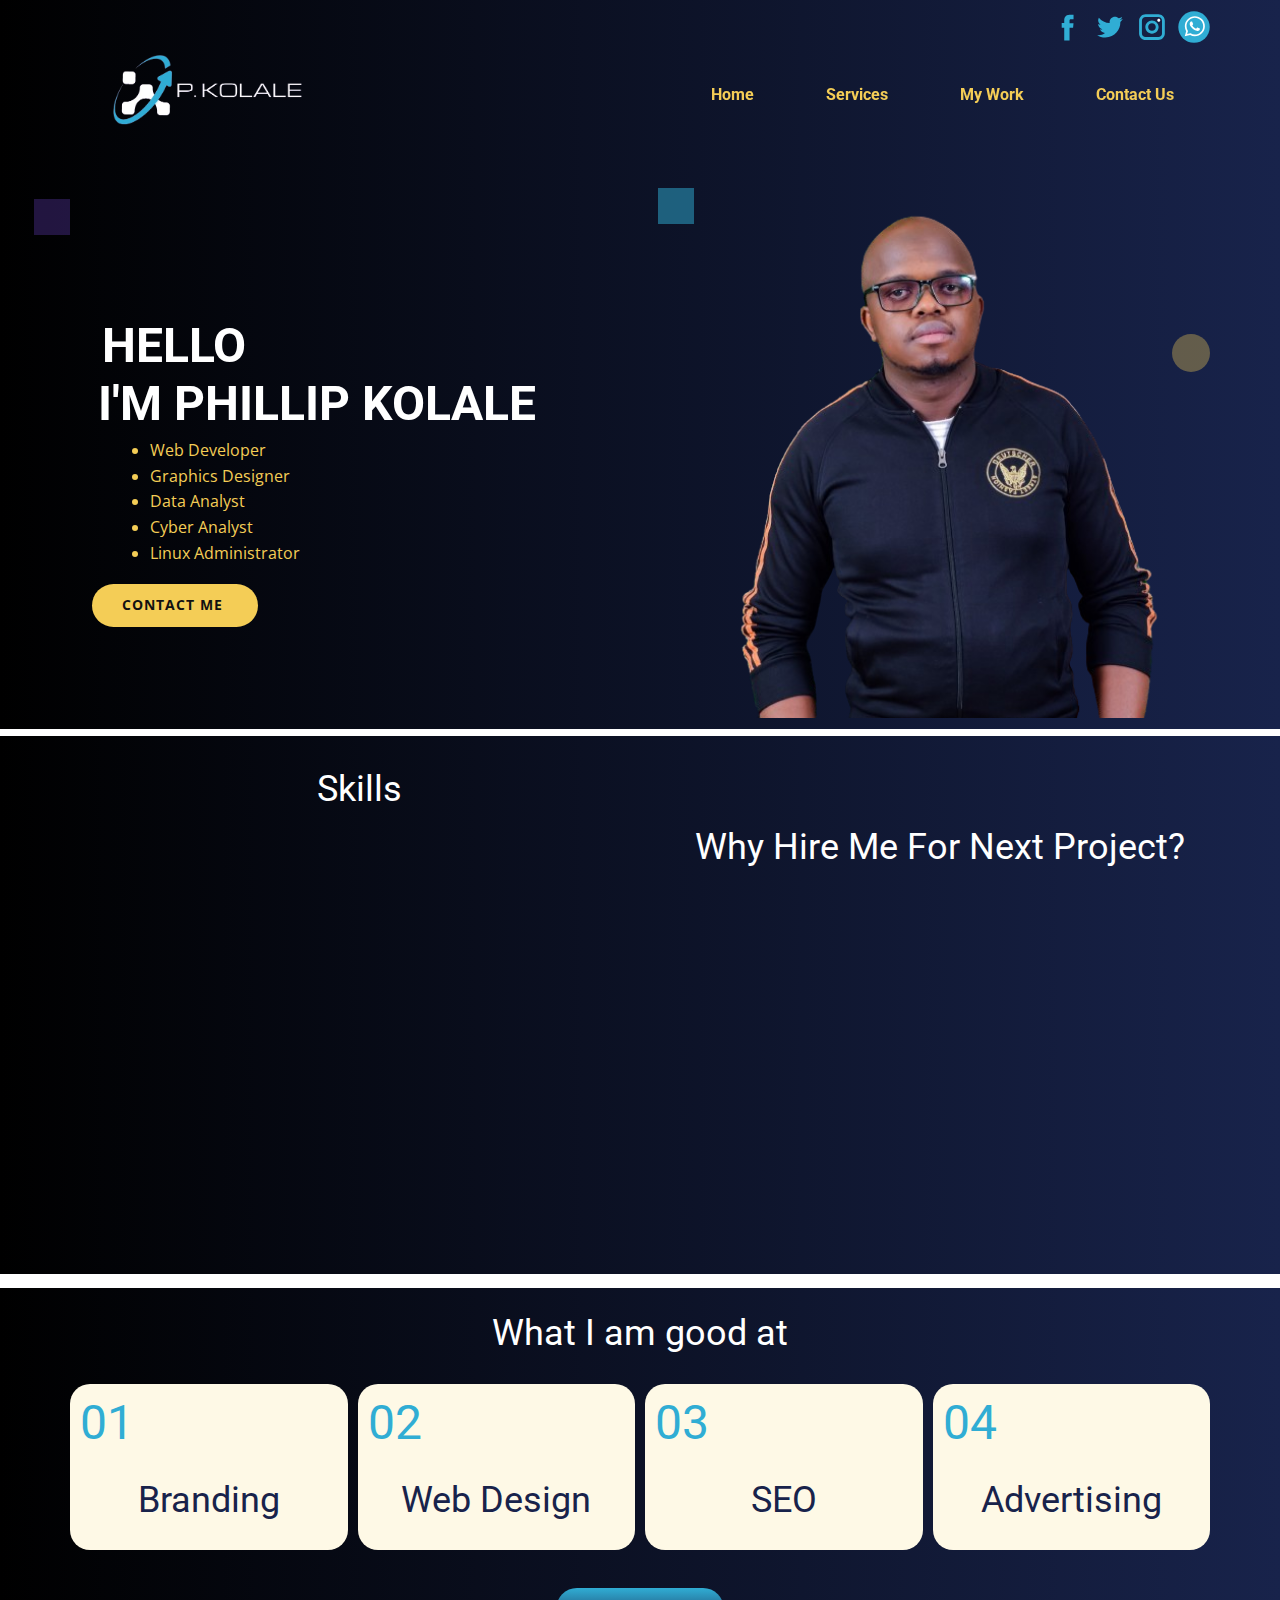
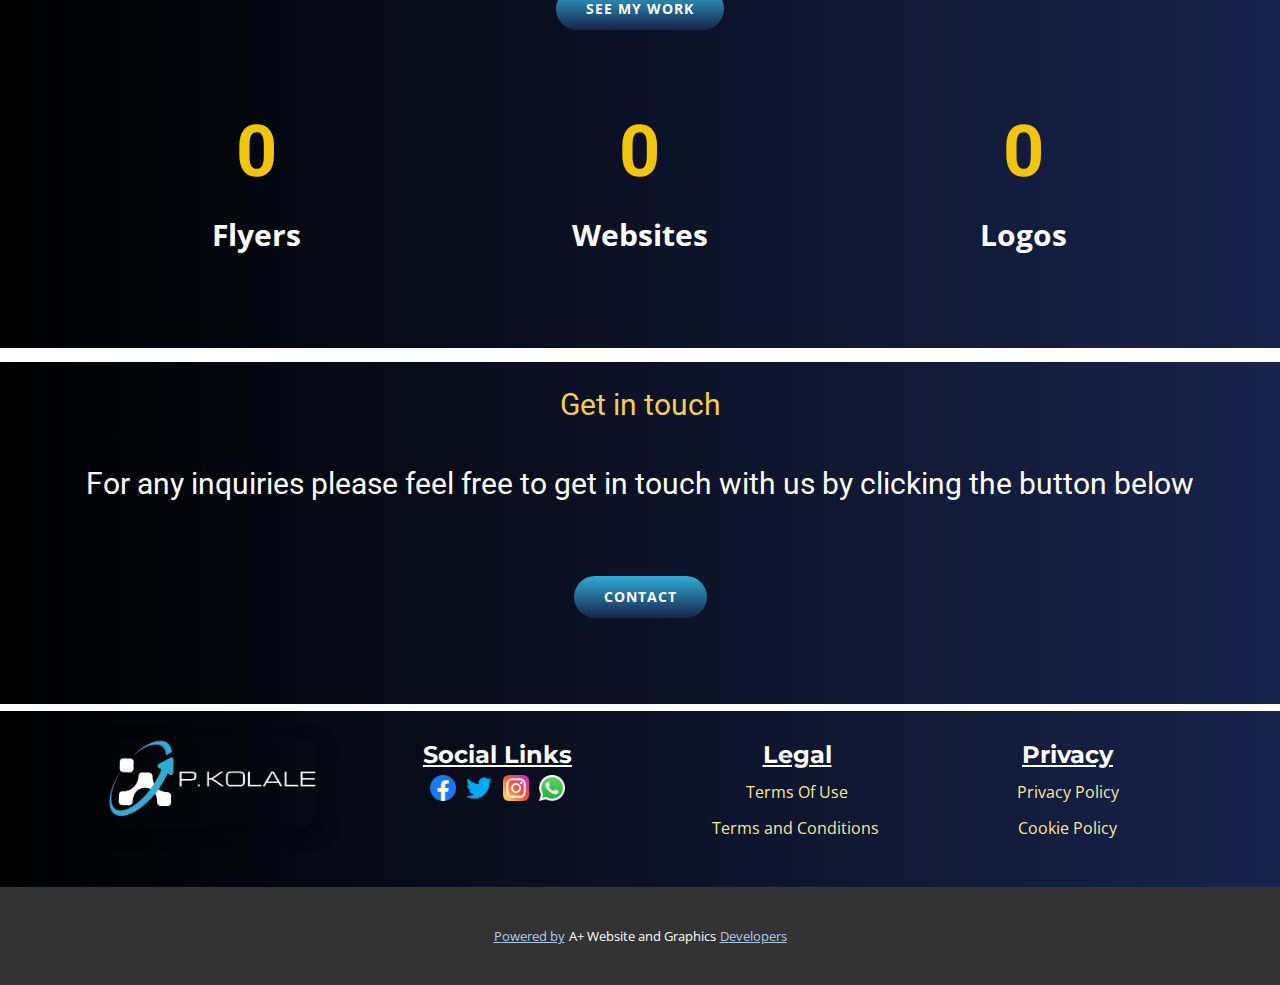
<file: Home.html>
<!DOCTYPE html>
<html style="font-size: 16px;" lang="en"><head>
    <meta name="viewport" content="width=device-width, initial-scale=1.0">
    <meta charset="utf-8">
    <meta name="keywords" content="Brothers Of the ThrottleMotorcycle club">
    <meta name="description" content="">
    <title>Home</title>
    <link rel="stylesheet" href="nicepage.css" media="screen">
<link rel="stylesheet" href="Home.css" media="screen">
    <script class="u-script" type="text/javascript" src="jquery.js" "="" defer=""></script>
    <script class="u-script" type="text/javascript" src="nicepage.js" "="" defer=""></script>
    <meta name="generator" content="Nicepage 4.15.8, nicepage.com">
    <link id="u-theme-google-font" rel="stylesheet" href="https://fonts.googleapis.com/css?family=Roboto:100,100i,300,300i,400,400i,500,500i,700,700i,900,900i|Open+Sans:300,300i,400,400i,500,500i,600,600i,700,700i,800,800i">
    <link id="u-page-google-font" rel="stylesheet" href="https://fonts.googleapis.com/css?family=Montserrat:100,100i,200,200i,300,300i,400,400i,500,500i,600,600i,700,700i,800,800i,900,900i">
    
    
    
    
    
    <script type="application/ld+json">{
		"@context": "http://schema.org",
		"@type": "Organization",
		"name": "",
		"logo": "images/pkolale_logo-removebg-preview1.png",
		"sameAs": [
				"https://www.facebook.com/profile.php?id=100087165131884",
				"https://twitter.com/PhillipKolale",
				"https://www.instagram.com/phillip_kolale/",
				"tel:0707385519",
				"https://www.facebook.com/profile.php?id=100087165131884",
				"https://twitter.com/PhillipKolale",
				"https://www.instagram.com/phillip_kolale/",
				"tel:0707385519"
		]
}</script>
    <meta name="theme-color" content="#478ac9">
    <meta name="twitter:site" content="@">
    <meta name="twitter:card" content="summary_large_image">
    <meta name="twitter:title" content="Home">
    <meta name="twitter:description" content="">
    <meta property="og:title" content="Home">
    <meta property="og:type" content="website">
  </head>
  <body class="u-body u-overlap u-overlap-contrast u-xl-mode" data-lang="en"><header class="u-header u-shading u-sticky u-sticky-17af u-uploaded-video" id="sec-59f7" data-animation-name="" data-animation-duration="0" data-animation-delay="0" data-animation-direction=""><style class="u-sticky-style" data-style-id="17af">.u-sticky-fixed.u-sticky-17af, .u-body.u-sticky-fixed .u-sticky-17af {
box-shadow: 0 2px 8px 0 rgba(128,128,128,1) !important
}</style><div class="u-clearfix u-sheet u-sheet-1">
        <div class="u-social-icons u-spacing-10 u-social-icons-1">
          <a class="u-social-url" title="facebook" target="_blank" href="https://www.facebook.com/profile.php?id=100087165131884"><span class="u-icon u-social-facebook u-social-icon u-text-custom-color-5 u-icon-1"><svg class="u-svg-link" preserveAspectRatio="xMidYMin slice" viewBox="0 0 112 112" style=""><use xmlns:xlink="http://www.w3.org/1999/xlink" xlink:href="#svg-8aad"></use></svg><svg class="u-svg-content" viewBox="0 0 112 112" x="0" y="0" id="svg-8aad"><path fill="currentColor" d="M75.5,28.8H65.4c-1.5,0-4,0.9-4,4.3v9.4h13.9l-1.5,15.8H61.4v45.1H42.8V58.3h-8.8V42.4h8.8V32.2
c0-7.4,3.4-18.8,18.8-18.8h13.8v15.4H75.5z"></path></svg></span>
          </a>
          <a class="u-social-url" title="twitter" target="_blank" href="https://twitter.com/PhillipKolale"><span class="u-icon u-social-icon u-social-twitter u-text-custom-color-5 u-icon-2"><svg class="u-svg-link" preserveAspectRatio="xMidYMin slice" viewBox="0 0 112 112" style=""><use xmlns:xlink="http://www.w3.org/1999/xlink" xlink:href="#svg-2871"></use></svg><svg class="u-svg-content" viewBox="0 0 112 112" x="0" y="0" id="svg-2871"><path fill="currentColor" d="M92.2,38.2c0,0.8,0,1.6,0,2.3c0,24.3-18.6,52.4-52.6,52.4c-10.6,0.1-20.2-2.9-28.5-8.2
	c1.4,0.2,2.9,0.2,4.4,0.2c8.7,0,16.7-2.9,23-7.9c-8.1-0.2-14.9-5.5-17.3-12.8c1.1,0.2,2.4,0.2,3.4,0.2c1.6,0,3.3-0.2,4.8-0.7
	c-8.4-1.6-14.9-9.2-14.9-18c0-0.2,0-0.2,0-0.2c2.5,1.4,5.4,2.2,8.4,2.3c-5-3.3-8.3-8.9-8.3-15.4c0-3.4,1-6.5,2.5-9.2
	c9.1,11.1,22.7,18.5,38,19.2c-0.2-1.4-0.4-2.8-0.4-4.3c0.1-10,8.3-18.2,18.5-18.2c5.4,0,10.1,2.2,13.5,5.7c4.3-0.8,8.1-2.3,11.7-4.5
	c-1.4,4.3-4.3,7.9-8.1,10.1c3.7-0.4,7.3-1.4,10.6-2.9C98.9,32.3,95.7,35.5,92.2,38.2z"></path></svg></span>
          </a>
          <a class="u-social-url" title="instagram" target="_blank" href="https://www.instagram.com/phillip_kolale/"><span class="u-icon u-social-icon u-social-instagram u-text-custom-color-5 u-icon-3"><svg class="u-svg-link" preserveAspectRatio="xMidYMin slice" viewBox="0 0 112 112" style=""><use xmlns:xlink="http://www.w3.org/1999/xlink" xlink:href="#svg-96eb"></use></svg><svg class="u-svg-content" viewBox="0 0 112 112" x="0" y="0" id="svg-96eb"><path fill="currentColor" d="M55.9,32.9c-12.8,0-23.2,10.4-23.2,23.2s10.4,23.2,23.2,23.2s23.2-10.4,23.2-23.2S68.7,32.9,55.9,32.9z
	 M55.9,69.4c-7.4,0-13.3-6-13.3-13.3c-0.1-7.4,6-13.3,13.3-13.3s13.3,6,13.3,13.3C69.3,63.5,63.3,69.4,55.9,69.4z"></path><path fill="#FFFFFF" d="M79.7,26.8c-3,0-5.4,2.5-5.4,5.4s2.5,5.4,5.4,5.4c3,0,5.4-2.5,5.4-5.4S82.7,26.8,79.7,26.8z"></path><path fill="currentColor" d="M78.2,11H33.5C21,11,10.8,21.3,10.8,33.7v44.7c0,12.6,10.2,22.8,22.7,22.8h44.7c12.6,0,22.7-10.2,22.7-22.7
	V33.7C100.8,21.1,90.6,11,78.2,11z M91,78.4c0,7.1-5.8,12.8-12.8,12.8H33.5c-7.1,0-12.8-5.8-12.8-12.8V33.7
	c0-7.1,5.8-12.8,12.8-12.8h44.7c7.1,0,12.8,5.8,12.8,12.8V78.4z"></path></svg></span>
          </a>
          <a class="u-social-url" target="_blank" data-type="Whatsapp" title="Whatsapp" href="tel:0707385519"><span class="u-icon u-social-icon u-social-whatsapp u-text-custom-color-5 u-icon-4"><svg class="u-svg-link" preserveAspectRatio="xMidYMin slice" viewBox="0 0 112 112" style=""><use xmlns:xlink="http://www.w3.org/1999/xlink" xlink:href="#svg-3bc7"></use></svg><svg class="u-svg-content" viewBox="0 0 112 112" x="0" y="0" id="svg-3bc7"><circle fill="currentColor" cx="56.1" cy="56.1" r="55"></circle><path fill="#FFFFFF" d="M83.8,28.3C77.2,21.7,68.4,18,59,18c-19.3,0-35.1,15.7-35.1,35.1c0,6.2,1.6,12.2,4.7,17.5l-5,18.2L42.2,84
	c5.1,2.8,10.9,4.3,16.8,4.3h0l0,0c19.3,0,35.1-15.7,35.1-35.1C94.1,43.8,90.5,35,83.8,28.3 M59,82.3L59,82.3
	c-5.2,0-10.4-1.4-14.9-4.1l-1.1-0.6l-11,2.9L35,69.8l-0.7-1.1c-2.9-4.6-4.5-10-4.5-15.5C29.8,37,42.9,24,59,24
	c7.8,0,15.1,3,20.6,8.6c5.5,5.5,8.5,12.8,8.5,20.6C88.2,69.2,75.1,82.3,59,82.3 M75,60.5c-0.9-0.4-5.2-2.6-6-2.9
	c-0.8-0.3-1.4-0.4-2,0.4s-2.3,2.9-2.8,3.4c-0.5,0.6-1,0.7-1.9,0.2c-0.9-0.4-3.7-1.4-7.1-4.4c-2.6-2.3-4.4-5.2-4.9-6.1
	c-0.5-0.9-0.1-1.4,0.4-1.8c0.4-0.4,0.9-1,1.3-1.5c0.4-0.5,0.6-0.9,0.9-1.5c0.3-0.6,0.1-1.1-0.1-1.5c-0.2-0.4-2-4.8-2.7-6.5
	c-0.7-1.7-1.4-1.5-2-1.5c-0.5,0-1.1,0-1.7,0c-0.6,0-1.5,0.2-2.3,1.1c-0.8,0.9-3.1,3-3.1,7.3c0,4.3,3.1,8.5,3.6,9.1
	c0.4,0.6,6.2,9.4,15,13.2c2.1,0.9,3.7,1.4,5,1.8c2.1,0.7,4,0.6,5.5,0.3c1.7-0.3,5.2-2.1,5.9-4.2c0.7-2,0.7-3.8,0.5-4.2
	C76.5,61.1,75.9,60.9,75,60.5"></path></svg></span>
          </a>
        </div>
        <a href="Home.html" data-page-id="2789819724" class="u-image u-logo u-image-1" data-image-width="500" data-image-height="241" title="Home">
          <img src="images/pkolale_logo-removebg-preview1.png" class="u-logo-image u-logo-image-1">
        </a>
        <nav data-position="" class="u-menu u-menu-one-level u-offcanvas u-menu-1">
          <div class="menu-collapse" style="font-size: 1rem; letter-spacing: 0px; font-weight: 700;">
            <a class="u-border-2 u-border-white u-button-style u-custom-active-border-color u-custom-border u-custom-border-color u-custom-borders u-custom-color u-custom-hover-border-color u-custom-left-right-menu-spacing u-custom-padding-bottom u-custom-text-active-color u-custom-text-color u-custom-text-hover-color u-custom-top-bottom-menu-spacing u-gradient u-nav-link" href="#" style="padding: 15px 22px; font-size: calc(1em + 30px); background-image: linear-gradient(#30add4, #18234b);">
              <svg class="u-svg-link" viewBox="0 0 24 24"><use xmlns:xlink="http://www.w3.org/1999/xlink" xlink:href="#menu-hamburger"></use></svg>
              <svg class="u-svg-content" version="1.1" id="menu-hamburger" viewBox="0 0 16 16" x="0px" y="0px" xmlns:xlink="http://www.w3.org/1999/xlink" xmlns="http://www.w3.org/2000/svg"><g><rect y="1" width="16" height="2"></rect><rect y="7" width="16" height="2"></rect><rect y="13" width="16" height="2"></rect>
</g></svg>
            </a>
          </div>
          <div class="u-custom-menu u-nav-container">
            <ul class="u-custom-font u-heading-font u-nav u-unstyled u-nav-1"><li class="u-nav-item"><a class="u-button-style u-nav-link u-text-active-custom-color-1 u-text-custom-color-1" href="Home.html" style="padding: 10px 36px;">Home</a>
</li><li class="u-nav-item"><a class="u-button-style u-nav-link u-text-active-custom-color-1 u-text-custom-color-1" href="Service.html" style="padding: 10px 36px;">Services</a>
</li><li class="u-nav-item"><a class="u-button-style u-nav-link u-text-active-custom-color-1 u-text-custom-color-1" href="My-Work.html" style="padding: 10px 36px;">My Work</a>
</li><li class="u-nav-item"><a class="u-button-style u-nav-link u-text-active-custom-color-1 u-text-custom-color-1" href="Contact.html" style="padding: 10px 36px;">Contact Us</a>
</li></ul>
          </div>
          <div class="u-custom-menu u-nav-container-collapse">
            <div class="u-container-style u-custom-color-5 u-inner-container-layout u-opacity u-opacity-90 u-sidenav">
              <div class="u-inner-container-layout u-sidenav-overflow">
                <div class="u-menu-close"></div>
                <ul class="u-align-center u-custom-font u-heading-font u-nav u-popupmenu-items u-spacing-25 u-unstyled u-nav-2"><li class="u-nav-item"><a class="u-button-style u-nav-link" href="Home.html">Home</a>
</li><li class="u-nav-item"><a class="u-button-style u-nav-link" href="Service.html">Services</a>
</li><li class="u-nav-item"><a class="u-button-style u-nav-link" href="My-Work.html">My Work</a>
</li><li class="u-nav-item"><a class="u-button-style u-nav-link" href="Contact.html">Contact Us</a>
</li></ul>
              </div>
            </div>
            <div class="u-menu-overlay u-opacity u-opacity-20 u-white"></div>
          </div>
        </nav>
      </div></header>
    <section class="skrollable u-clearfix u-gradient u-uploaded-video u-valign-bottom-lg u-section-1" id="sec-7953">
      <div class="u-clearfix u-sheet u-sheet-1">
        <img class="u-expanded-width-xs u-image u-image-default u-image-1" src="images/kijijipictures-0078__1_-removebg-preview.png" alt="" data-image-width="472" data-image-height="529">
        <div class="u-custom-color-5 u-opacity u-opacity-50 u-preserve-proportions u-shape u-shape-rectangle u-shape-1"></div>
        <div class="u-custom-color-3 u-opacity u-opacity-50 u-preserve-proportions u-shape u-shape-rectangle u-shape-2"></div>
        <h3 class="u-align-center-lg u-align-center-md u-align-center-sm u-align-center-xl u-text u-text-body-alt-color u-text-1" data-animation-name="customAnimationIn" data-animation-duration="3000" data-animation-direction=""> Hello </h3>
        <div class="u-custom-color-1 u-opacity u-opacity-35 u-shape u-shape-circle u-shape-3"></div>
        <h3 class="u-align-center-lg u-align-center-md u-align-center-sm u-align-center-xl u-text u-text-body-alt-color u-text-2" data-animation-name="customAnimationIn" data-animation-duration="3000" data-animation-direction=""> I'm Phillip
Kolale </h3>
        <ul class="u-align-left-lg u-align-left-md u-align-left-sm u-align-left-xl u-text u-text-custom-color-1 u-text-3">
          <li>Web Developer</li>
        </ul>
        <ul class="u-align-left-lg u-align-left-md u-align-left-sm u-align-left-xl u-text u-text-custom-color-1 u-text-4">
          <li>Graphics Designer</li>
        </ul>
        <ul class="u-align-left-lg u-align-left-md u-align-left-sm u-align-left-xl u-text u-text-custom-color-1 u-text-5">
          <li>Data Analyst</li>
        </ul>
        <ul class="u-align-left-lg u-align-left-md u-align-left-sm u-align-left-xl u-text u-text-custom-color-1 u-text-6">
          <li>Cyber Analyst</li>
        </ul>
        <ul class="u-align-left-lg u-align-left-md u-align-left-sm u-align-left-xl u-text u-text-custom-color-1 u-text-7">
          <li>Linux Administrator</li>
        </ul>
        <a href="" class="u-border-none u-btn u-btn-round u-button-style u-custom-color-1 u-hover-custom-color-5 u-radius-50 u-text-hover-white u-btn-1">Contact me&nbsp;</a>
      </div>
    </section>
    <section class="skrollable u-align-left u-border-7 u-border-no-left u-border-no-right u-border-white u-clearfix u-gradient u-section-2" id="carousel_a64b">
      <div class="u-clearfix u-sheet u-sheet-1">
        <h2 class="u-text u-text-body-alt-color u-text-default u-text-1">Skills</h2>
        <h2 class="u-text u-text-body-alt-color u-text-default u-text-2"> Why Hire Me For Next Project?</h2>
        <div class="u-clearfix u-expanded-width-sm u-expanded-width-xs u-gutter-10 u-layout-wrap u-layout-wrap-1">
          <div class="u-layout">
            <div class="u-layout-col">
              <div class="u-size-30">
                <div class="u-layout-row">
                  <div class="u-align-center u-container-style u-gradient u-layout-cell u-radius-15 u-size-20 u-layout-cell-1" data-animation-name="customAnimationIn" data-animation-duration="2000" data-animation-direction="">
                    <div class="u-container-layout u-container-layout-1"><span class="u-file-icon u-gradient u-icon u-icon-circle u-text-white u-icon-1"><img src="images/10276609.png" alt=""></span>
                      <h6 class="u-text u-text-body-alt-color u-text-default u-text-3"> UI/UX Design</h6>
                    </div>
                  </div>
                  <div class="u-align-center u-container-style u-gradient u-layout-cell u-radius-15 u-size-20 u-layout-cell-2" data-animation-name="customAnimationIn" data-animation-duration="2000" data-animation-direction="">
                    <div class="u-container-layout u-container-layout-2"><span class="u-file-icon u-gradient u-icon u-icon-circle u-text-white u-icon-2"><img src="images/2085163.png" alt=""></span>
                      <h6 class="u-text u-text-body-alt-color u-text-default u-text-4"> HTML/CSS</h6>
                    </div>
                  </div>
                  <div class="cell-temp-clone u-align-center u-container-style u-gradient u-layout-cell u-radius-15 u-size-20 u-layout-cell-3" data-animation-name="customAnimationIn" data-animation-duration="2000">
                    <div class="u-container-layout u-container-layout-3"><span class="u-file-icon u-gradient u-icon u-icon-circle u-text-white u-icon-3"><img src="images/13702.png" alt=""></span>
                      <h6 class="u-text u-text-body-alt-color u-text-default u-text-5">linux administration</h6>
                    </div>
                  </div>
                </div>
              </div>
              <div class="u-size-30">
                <div class="u-layout-row">
                  <div class="u-align-center u-container-style u-gradient u-layout-cell u-radius-15 u-size-20 u-layout-cell-4" data-animation-name="customAnimationIn" data-animation-duration="2000">
                    <div class="u-container-layout u-valign-bottom-xs u-valign-top-lg u-valign-top-md u-valign-top-sm u-valign-top-xl u-container-layout-4"><span class="u-file-icon u-gradient u-icon u-icon-circle u-text-white u-icon-4"><img src="images/6943960.png" alt=""></span>
                      <h6 class="u-text u-text-body-alt-color u-text-6"> JavaScript</h6>
                    </div>
                  </div>
                  <div class="u-align-center u-container-style u-gradient u-layout-cell u-radius-15 u-size-20 u-layout-cell-5" data-animation-name="customAnimationIn" data-animation-duration="2000">
                    <div class="u-container-layout u-container-layout-5"><span class="u-file-icon u-gradient u-icon u-icon-circle u-text-white u-icon-5"><img src="images/5405794.png" alt=""></span>
                      <h6 class="u-text u-text-body-alt-color u-text-default u-text-7"> DevOps</h6>
                    </div>
                  </div>
                  <div class="cell-temp-clone u-align-center u-container-style u-gradient u-layout-cell u-radius-15 u-size-20 u-layout-cell-6" data-animation-name="customAnimationIn" data-animation-duration="2000">
                    <div class="u-container-layout u-container-layout-6"><span class="u-file-icon u-gradient u-icon u-icon-circle u-text-white u-icon-6"><img src="images/174881.png" alt=""></span>
                      <h6 class="u-text u-text-body-alt-color u-text-default u-text-8"> wordpress</h6>
                    </div>
                  </div>
                </div>
              </div>
            </div>
          </div>
        </div>
        <p class="u-custom-font u-heading-font u-text u-text-body-alt-color u-text-9" data-animation-name="customAnimationIn" data-animation-duration="2000" data-animation-direction=""> &nbsp;<span class="u-file-icon u-icon u-text-white"><img src="images/5291043.png" alt=""></span>&nbsp;Tailored Solutions
        </p>
        <p class="u-custom-font u-heading-font u-text u-text-body-alt-color u-text-10" data-animation-name="customAnimationIn" data-animation-duration="2000" data-animation-direction=""> &nbsp;<span class="u-file-icon u-icon u-text-white"><img src="images/5291043.png" alt=""></span> Creative Excellence
        </p>
        <p class="u-custom-font u-heading-font u-text u-text-body-alt-color u-text-11" data-animation-name="customAnimationIn" data-animation-duration="2000" data-animation-direction=""> &nbsp;<span class="u-file-icon u-icon u-text-white"><img src="images/5291043.png" alt=""></span> Comprehensive Expertise
        </p>
        <p class="u-custom-font u-heading-font u-text u-text-body-alt-color u-text-12" data-animation-name="customAnimationIn" data-animation-duration="2000" data-animation-direction=""> &nbsp;<span class="u-file-icon u-icon u-text-white"><img src="images/5291043.png" alt=""></span> Strategic Approach
        </p>
        <p class="u-custom-font u-heading-font u-text u-text-body-alt-color u-text-13" data-animation-name="customAnimationIn" data-animation-duration="2000" data-animation-direction="X"> &nbsp;<span class="u-file-icon u-icon u-text-white"><img src="images/5291043.png" alt=""></span> Client-Centric Process
        </p>
        <p class="u-custom-font u-heading-font u-text u-text-body-alt-color u-text-14" data-animation-name="customAnimationIn" data-animation-duration="2000" data-animation-direction=""> &nbsp;<span class="u-file-icon u-icon u-text-white"><img src="images/5291043.png" alt=""></span> Technical Proficiency
        </p>
        <p class="u-custom-font u-heading-font u-text u-text-body-alt-color u-text-15" data-animation-name="customAnimationIn" data-animation-duration="2000" data-animation-direction=""> &nbsp;<span class="u-file-icon u-icon u-text-white"><img src="images/5291043.png" alt=""></span> Timely Delivery
        </p>
      </div>
    </section>
    <section class="skrollable u-border-7 u-border-no-left u-border-no-right u-border-white u-clearfix u-gradient u-section-3" id="sec-b5d5">
      <div class="u-clearfix u-sheet u-sheet-1">
        <h2 class="u-text u-text-body-alt-color u-text-default-lg u-text-default-xl u-text-1"> What I am good at</h2>
        <div class="u-expanded-width u-list u-list-1">
          <div class="u-repeater u-repeater-1">
            <div class="u-container-style u-list-item u-palette-3-light-3 u-radius-20 u-repeater-item u-shape-round u-list-item-1">
              <div class="u-container-layout u-similar-container u-container-layout-1">
                <h3 class="u-text u-text-custom-color-5 u-text-default u-text-2">01</h3>
                <h2 class="u-text u-text-custom-color-4 u-text-default u-text-3"> Branding</h2>
              </div>
            </div>
            <div class="u-container-style u-list-item u-palette-3-light-3 u-radius-20 u-repeater-item u-shape-round u-list-item-2">
              <div class="u-container-layout u-similar-container u-container-layout-2">
                <h3 class="u-text u-text-custom-color-5 u-text-default u-text-4">02</h3>
                <h2 class="u-text u-text-custom-color-4 u-text-default u-text-5"> Web Design</h2>
              </div>
            </div>
            <div class="u-container-style u-list-item u-palette-3-light-3 u-radius-20 u-repeater-item u-shape-round u-list-item-3">
              <div class="u-container-layout u-similar-container u-container-layout-3">
                <h3 class="u-text u-text-custom-color-5 u-text-default u-text-6">03</h3>
                <h2 class="u-text u-text-custom-color-4 u-text-default u-text-7"> SEO</h2>
              </div>
            </div>
            <div class="u-container-style u-list-item u-palette-3-light-3 u-radius-20 u-repeater-item u-shape-round u-list-item-4">
              <div class="u-container-layout u-similar-container u-container-layout-4">
                <h3 class="u-text u-text-custom-color-5 u-text-default u-text-8">04</h3>
                <h2 class="u-text u-text-custom-color-4 u-text-default u-text-9"> Advertising</h2>
              </div>
            </div>
          </div>
        </div>
        <a href="My-Work.html" data-page-id="2065024638" class="u-border-none u-btn u-btn-round u-button-style u-gradient u-hover-custom-color-5 u-none u-radius-50 u-text-body-alt-color u-text-hover-white u-btn-1">See My Work</a>
        <div class="u-expanded-width u-list u-list-2">
          <div class="u-repeater u-repeater-2">
            <div class="u-align-center u-container-style u-list-item u-repeater-item">
              <div class="u-container-layout u-similar-container u-valign-middle u-container-layout-5">
                <h1 class="u-text u-text-default u-text-palette-3-base u-title u-text-10" data-animation-name="counter" data-animation-event="scroll" data-animation-duration="3000">50</h1>
                <p class="u-text u-text-body-alt-color u-text-11">Flyers</p>
              </div>
            </div>
            <div class="u-align-center u-container-style u-list-item u-repeater-item">
              <div class="u-container-layout u-similar-container u-valign-middle u-container-layout-6">
                <h1 class="u-text u-text-default u-text-palette-3-base u-title u-text-12" data-animation-name="counter" data-animation-event="scroll" data-animation-duration="3000">20</h1>
                <p class="u-text u-text-body-alt-color u-text-13">Websites</p>
              </div>
            </div>
            <div class="u-align-center u-container-style u-list-item u-repeater-item">
              <div class="u-container-layout u-similar-container u-valign-middle u-container-layout-7">
                <h1 class="u-text u-text-default u-text-palette-3-base u-title u-text-14" data-animation-name="counter" data-animation-event="scroll" data-animation-duration="3000">15</h1>
                <p class="u-text u-text-body-alt-color u-text-15">Logos</p>
              </div>
            </div>
          </div>
        </div>
      </div>
    </section>
    <section class="skrollable u-border-7 u-border-no-left u-border-no-right u-border-white u-clearfix u-gradient u-section-4" id="carousel_152b">
      <div class="u-clearfix u-sheet u-sheet-1">
        <h2 class="u-text u-text-custom-color-1 u-text-default u-text-1">Get in touch</h2>
        <h6 class="u-text u-text-body-alt-color u-text-default u-text-2"> For any inquiries please feel free to get in touch with us by clicking the button below </h6>
        <a href="Contact.html" data-page-id="474824901" class="u-border-none u-btn u-btn-round u-button-style u-gradient u-hover-custom-color-5 u-none u-radius-50 u-text-body-alt-color u-text-hover-white u-btn-1">Contact</a>
      </div>
    </section>
    
    
    <footer class="u-clearfix u-footer u-gradient u-footer" id="sec-d5ab"><div class="u-clearfix u-sheet u-sheet-1">
        <div class="u-clearfix u-expanded-width u-layout-wrap u-layout-wrap-1">
          <div class="u-layout">
            <div class="u-layout-row">
              <div class="u-container-style u-layout-cell u-size-15 u-layout-cell-1">
                <div class="u-container-layout u-valign-top u-container-layout-1">
                  <img class="u-image u-image-round u-radius-15 u-image-1" src="images/pkolale_logo-removebg-preview1.png" alt="" data-image-width="500" data-image-height="241">
                </div>
              </div>
              <div class="u-container-style u-layout-cell u-size-15 u-layout-cell-2">
                <div class="u-container-layout u-container-layout-2">
                  <h4 class="u-align-center u-custom-font u-font-montserrat u-text u-text-body-alt-color u-text-1">Social Links</h4>
                  <div class="u-social-icons u-spacing-10 u-social-icons-1">
                    <a class="u-social-url" title="facebook" target="_blank" href="https://www.facebook.com/profile.php?id=100087165131884"><span class="u-file-icon u-icon u-social-facebook u-social-icon u-icon-1"><img src="images/5968764.png" alt=""></span>
                    </a>
                    <a class="u-social-url" title="twitter" target="_blank" href="https://twitter.com/PhillipKolale"><span class="u-file-icon u-icon u-social-icon u-social-twitter u-icon-2"><img src="images/733579.png" alt=""></span>
                    </a>
                    <a class="u-social-url" title="instagram" target="_blank" href="https://www.instagram.com/phillip_kolale/"><span class="u-file-icon u-icon u-social-icon u-social-instagram u-icon-3"><img src="images/2111463.png" alt=""></span>
                    </a>
                    <a class="u-social-url" target="_blank" data-type="Whatsapp" title="Whatsapp" href="tel:0707385519"><span class="u-file-icon u-icon u-social-icon u-social-whatsapp u-icon-4"><img src="images/5968841.png" alt=""></span>
                    </a>
                  </div>
                </div>
              </div>
              <div class="u-container-style u-layout-cell u-size-15 u-layout-cell-3">
                <div class="u-container-layout u-container-layout-3">
                  <h4 class="u-align-center u-custom-font u-font-montserrat u-text u-text-body-alt-color u-text-2">Legal</h4>
                  <a href="#" class="u-border-1 u-border-active-palette-2-base u-border-hover-palette-1-base u-btn u-button-style u-none u-text-palette-3-light-2 u-btn-1"> Terms Of Use</a>
                  <a href="#" class="u-border-1 u-border-active-palette-2-base u-border-hover-palette-1-base u-btn u-button-style u-none u-text-palette-3-light-2 u-btn-2">Terms and Conditions</a>
                </div>
              </div>
              <div class="u-align-left u-container-style u-layout-cell u-size-15 u-layout-cell-4">
                <div class="u-container-layout u-container-layout-4">
                  <h4 class="u-align-center u-custom-font u-font-montserrat u-text u-text-body-alt-color u-text-3">Privacy</h4>
                  <a href="#" class="u-border-1 u-border-active-palette-2-base u-border-hover-palette-1-base u-btn u-button-style u-none u-text-palette-3-light-2 u-btn-3"> Privacy Policy</a>
                  <a href="#" class="u-border-1 u-border-active-palette-2-base u-border-hover-palette-1-base u-btn u-button-style u-none u-text-palette-3-light-2 u-btn-4"> Cookie Policy</a>
                </div>
              </div>
            </div>
          </div>
        </div>
      </div></footer>
    <section class="u-backlink u-clearfix u-grey-80">
      <a class="u-link" href="https://phillipkolale.github.io/apluswebsiteandgraphicsdevelopers/Home.html" target="_blank">
        <span>Powered by</span>
      </a>
      <p class="u-text">
        <span>A+ Website and Graphics</span>
      </p>
      <a class="u-link" href="https://phillipkolale.github.io/apluswebsiteandgraphicsdevelopers/Home.html" target="_blank">
        <span>Developers</span>
      </a>
    </section>
  
</body></html>
</file>
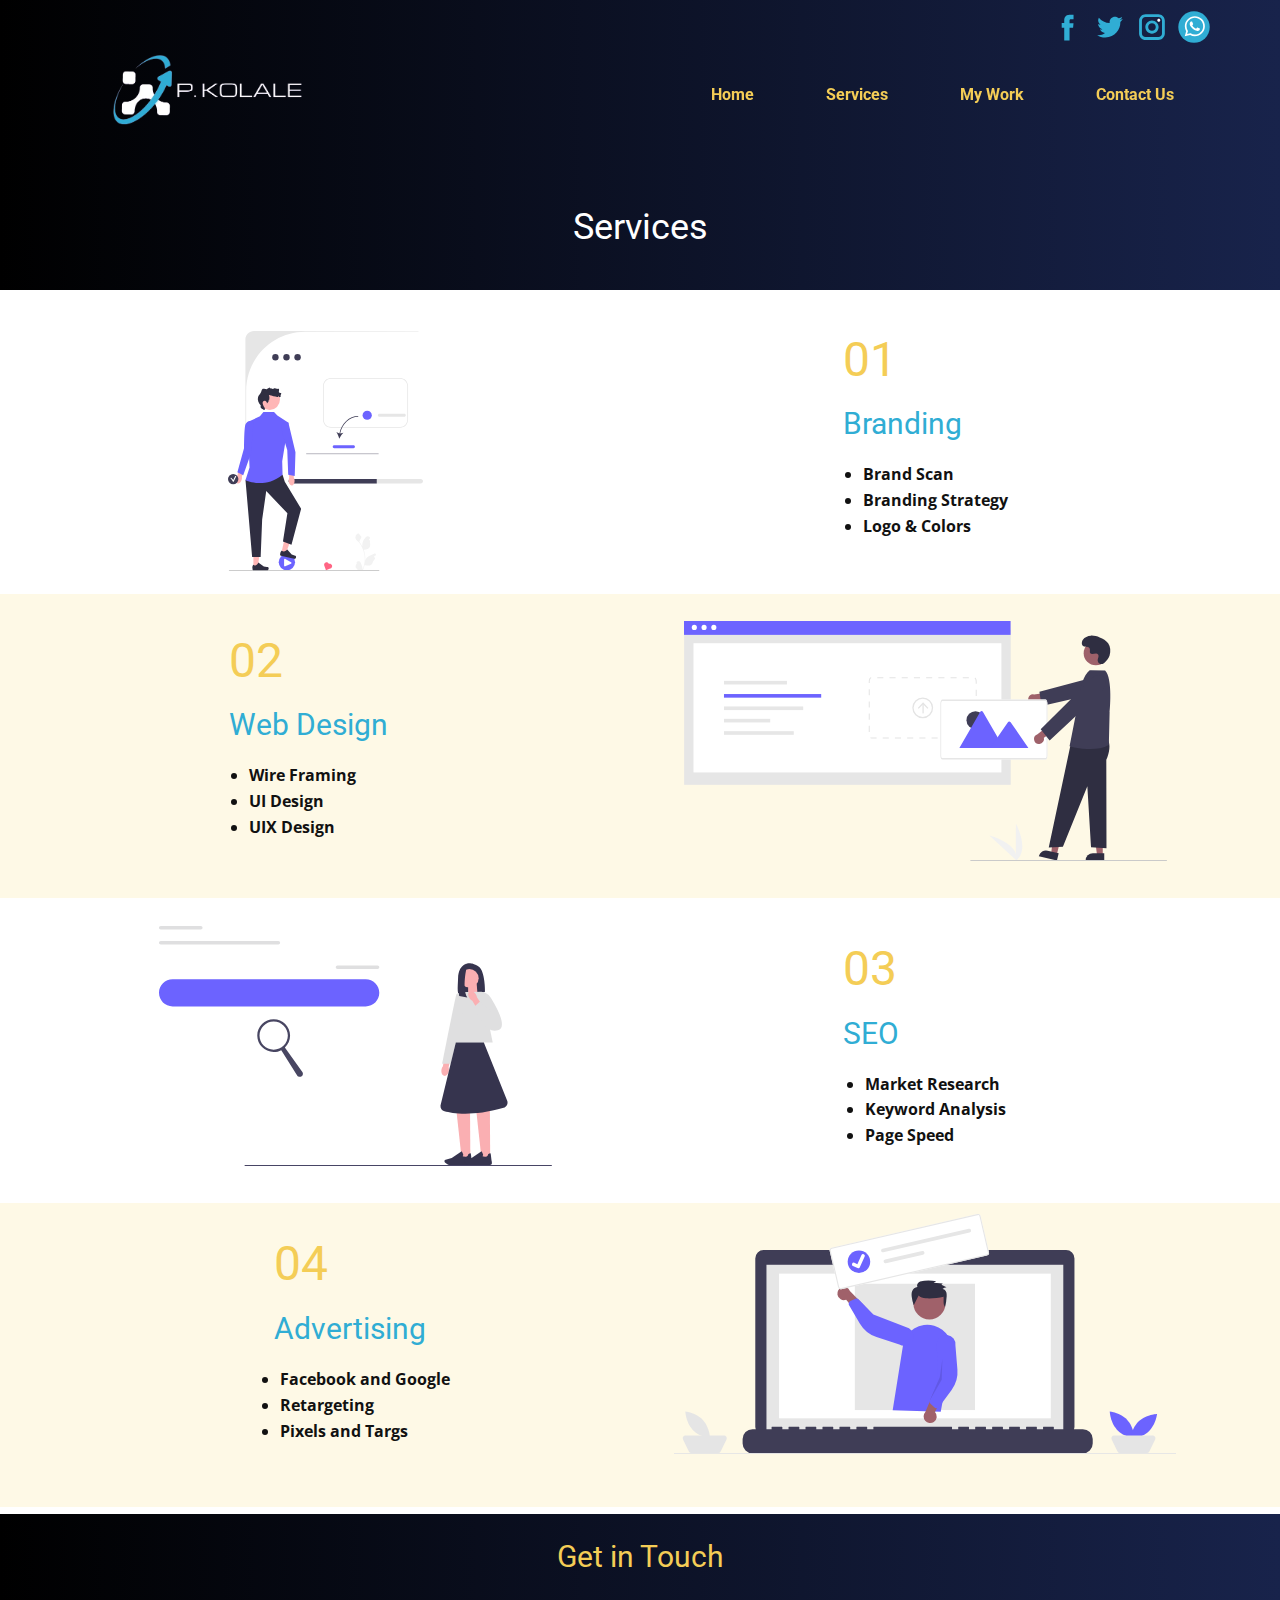
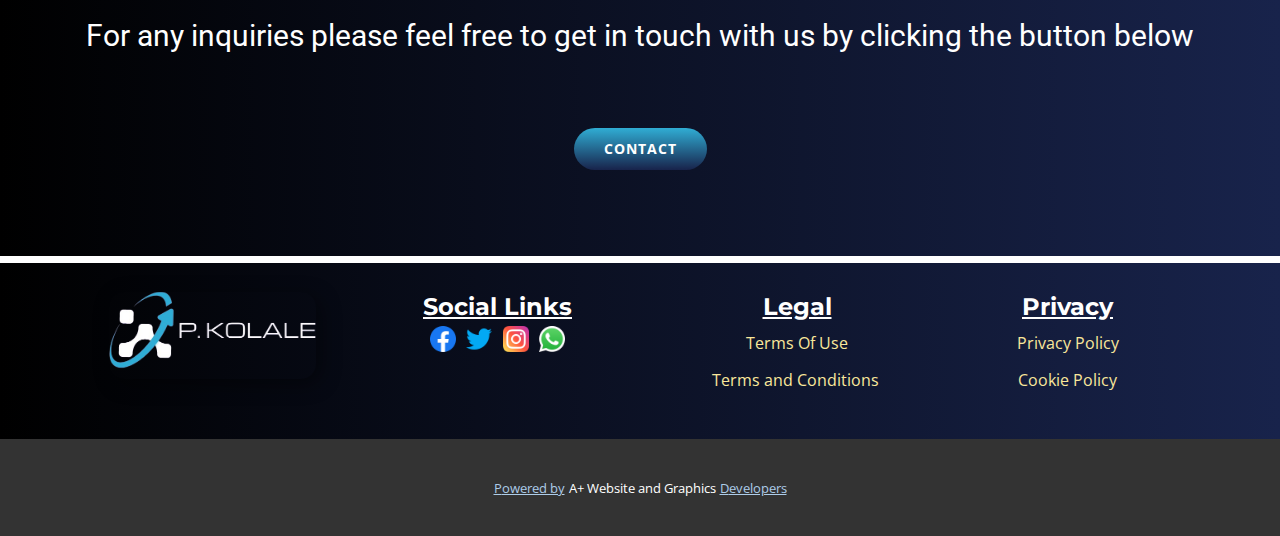
<file: Service.html>
<!DOCTYPE html>
<html style="font-size: 16px;" lang="en"><head>
    <meta name="viewport" content="width=device-width, initial-scale=1.0">
    <meta charset="utf-8">
    <meta name="keywords" content="Services, 01, 02, 03, ​04">
    <meta name="description" content="">
    <title>Service</title>
    <link rel="stylesheet" href="nicepage.css" media="screen">
<link rel="stylesheet" href="Service.css" media="screen">
    <script class="u-script" type="text/javascript" src="jquery.js" "="" defer=""></script>
    <script class="u-script" type="text/javascript" src="nicepage.js" "="" defer=""></script>
    <meta name="generator" content="Nicepage 4.15.8, nicepage.com">
    <link id="u-theme-google-font" rel="stylesheet" href="https://fonts.googleapis.com/css?family=Roboto:100,100i,300,300i,400,400i,500,500i,700,700i,900,900i|Open+Sans:300,300i,400,400i,500,500i,600,600i,700,700i,800,800i">
    <link id="u-page-google-font" rel="stylesheet" href="https://fonts.googleapis.com/css?family=Montserrat:100,100i,200,200i,300,300i,400,400i,500,500i,600,600i,700,700i,800,800i,900,900i">
    
    
    
    
    
    
    
    <script type="application/ld+json">{
		"@context": "http://schema.org",
		"@type": "Organization",
		"name": "",
		"logo": "images/pkolale_logo-removebg-preview1.png",
		"sameAs": [
				"https://www.facebook.com/profile.php?id=100087165131884",
				"https://twitter.com/PhillipKolale",
				"https://www.instagram.com/phillip_kolale/",
				"tel:0707385519",
				"https://www.facebook.com/profile.php?id=100087165131884",
				"https://twitter.com/PhillipKolale",
				"https://www.instagram.com/phillip_kolale/",
				"tel:0707385519"
		]
}</script>
    <meta name="theme-color" content="#478ac9">
    <meta name="twitter:site" content="@">
    <meta name="twitter:card" content="summary_large_image">
    <meta name="twitter:title" content="Service">
    <meta name="twitter:description" content="">
    <meta property="og:title" content="Service">
    <meta property="og:type" content="website">
  </head>
  <body class="u-body u-overlap u-xl-mode" data-lang="en"><header class="u-header u-shading u-sticky u-sticky-17af u-uploaded-video" id="sec-59f7" data-animation-name="" data-animation-duration="0" data-animation-delay="0" data-animation-direction=""><style class="u-sticky-style" data-style-id="17af">.u-sticky-fixed.u-sticky-17af, .u-body.u-sticky-fixed .u-sticky-17af {
box-shadow: 0 2px 8px 0 rgba(128,128,128,1) !important
}</style><div class="u-clearfix u-sheet u-sheet-1">
        <div class="u-social-icons u-spacing-10 u-social-icons-1">
          <a class="u-social-url" title="facebook" target="_blank" href="https://www.facebook.com/profile.php?id=100087165131884"><span class="u-icon u-social-facebook u-social-icon u-text-custom-color-5 u-icon-1"><svg class="u-svg-link" preserveAspectRatio="xMidYMin slice" viewBox="0 0 112 112" style=""><use xmlns:xlink="http://www.w3.org/1999/xlink" xlink:href="#svg-8aad"></use></svg><svg class="u-svg-content" viewBox="0 0 112 112" x="0" y="0" id="svg-8aad"><path fill="currentColor" d="M75.5,28.8H65.4c-1.5,0-4,0.9-4,4.3v9.4h13.9l-1.5,15.8H61.4v45.1H42.8V58.3h-8.8V42.4h8.8V32.2
c0-7.4,3.4-18.8,18.8-18.8h13.8v15.4H75.5z"></path></svg></span>
          </a>
          <a class="u-social-url" title="twitter" target="_blank" href="https://twitter.com/PhillipKolale"><span class="u-icon u-social-icon u-social-twitter u-text-custom-color-5 u-icon-2"><svg class="u-svg-link" preserveAspectRatio="xMidYMin slice" viewBox="0 0 112 112" style=""><use xmlns:xlink="http://www.w3.org/1999/xlink" xlink:href="#svg-2871"></use></svg><svg class="u-svg-content" viewBox="0 0 112 112" x="0" y="0" id="svg-2871"><path fill="currentColor" d="M92.2,38.2c0,0.8,0,1.6,0,2.3c0,24.3-18.6,52.4-52.6,52.4c-10.6,0.1-20.2-2.9-28.5-8.2
	c1.4,0.2,2.9,0.2,4.4,0.2c8.7,0,16.7-2.9,23-7.9c-8.1-0.2-14.9-5.5-17.3-12.8c1.1,0.2,2.4,0.2,3.4,0.2c1.6,0,3.3-0.2,4.8-0.7
	c-8.4-1.6-14.9-9.2-14.9-18c0-0.2,0-0.2,0-0.2c2.5,1.4,5.4,2.2,8.4,2.3c-5-3.3-8.3-8.9-8.3-15.4c0-3.4,1-6.5,2.5-9.2
	c9.1,11.1,22.7,18.5,38,19.2c-0.2-1.4-0.4-2.8-0.4-4.3c0.1-10,8.3-18.2,18.5-18.2c5.4,0,10.1,2.2,13.5,5.7c4.3-0.8,8.1-2.3,11.7-4.5
	c-1.4,4.3-4.3,7.9-8.1,10.1c3.7-0.4,7.3-1.4,10.6-2.9C98.9,32.3,95.7,35.5,92.2,38.2z"></path></svg></span>
          </a>
          <a class="u-social-url" title="instagram" target="_blank" href="https://www.instagram.com/phillip_kolale/"><span class="u-icon u-social-icon u-social-instagram u-text-custom-color-5 u-icon-3"><svg class="u-svg-link" preserveAspectRatio="xMidYMin slice" viewBox="0 0 112 112" style=""><use xmlns:xlink="http://www.w3.org/1999/xlink" xlink:href="#svg-96eb"></use></svg><svg class="u-svg-content" viewBox="0 0 112 112" x="0" y="0" id="svg-96eb"><path fill="currentColor" d="M55.9,32.9c-12.8,0-23.2,10.4-23.2,23.2s10.4,23.2,23.2,23.2s23.2-10.4,23.2-23.2S68.7,32.9,55.9,32.9z
	 M55.9,69.4c-7.4,0-13.3-6-13.3-13.3c-0.1-7.4,6-13.3,13.3-13.3s13.3,6,13.3,13.3C69.3,63.5,63.3,69.4,55.9,69.4z"></path><path fill="#FFFFFF" d="M79.7,26.8c-3,0-5.4,2.5-5.4,5.4s2.5,5.4,5.4,5.4c3,0,5.4-2.5,5.4-5.4S82.7,26.8,79.7,26.8z"></path><path fill="currentColor" d="M78.2,11H33.5C21,11,10.8,21.3,10.8,33.7v44.7c0,12.6,10.2,22.8,22.7,22.8h44.7c12.6,0,22.7-10.2,22.7-22.7
	V33.7C100.8,21.1,90.6,11,78.2,11z M91,78.4c0,7.1-5.8,12.8-12.8,12.8H33.5c-7.1,0-12.8-5.8-12.8-12.8V33.7
	c0-7.1,5.8-12.8,12.8-12.8h44.7c7.1,0,12.8,5.8,12.8,12.8V78.4z"></path></svg></span>
          </a>
          <a class="u-social-url" target="_blank" data-type="Whatsapp" title="Whatsapp" href="tel:0707385519"><span class="u-icon u-social-icon u-social-whatsapp u-text-custom-color-5 u-icon-4"><svg class="u-svg-link" preserveAspectRatio="xMidYMin slice" viewBox="0 0 112 112" style=""><use xmlns:xlink="http://www.w3.org/1999/xlink" xlink:href="#svg-3bc7"></use></svg><svg class="u-svg-content" viewBox="0 0 112 112" x="0" y="0" id="svg-3bc7"><circle fill="currentColor" cx="56.1" cy="56.1" r="55"></circle><path fill="#FFFFFF" d="M83.8,28.3C77.2,21.7,68.4,18,59,18c-19.3,0-35.1,15.7-35.1,35.1c0,6.2,1.6,12.2,4.7,17.5l-5,18.2L42.2,84
	c5.1,2.8,10.9,4.3,16.8,4.3h0l0,0c19.3,0,35.1-15.7,35.1-35.1C94.1,43.8,90.5,35,83.8,28.3 M59,82.3L59,82.3
	c-5.2,0-10.4-1.4-14.9-4.1l-1.1-0.6l-11,2.9L35,69.8l-0.7-1.1c-2.9-4.6-4.5-10-4.5-15.5C29.8,37,42.9,24,59,24
	c7.8,0,15.1,3,20.6,8.6c5.5,5.5,8.5,12.8,8.5,20.6C88.2,69.2,75.1,82.3,59,82.3 M75,60.5c-0.9-0.4-5.2-2.6-6-2.9
	c-0.8-0.3-1.4-0.4-2,0.4s-2.3,2.9-2.8,3.4c-0.5,0.6-1,0.7-1.9,0.2c-0.9-0.4-3.7-1.4-7.1-4.4c-2.6-2.3-4.4-5.2-4.9-6.1
	c-0.5-0.9-0.1-1.4,0.4-1.8c0.4-0.4,0.9-1,1.3-1.5c0.4-0.5,0.6-0.9,0.9-1.5c0.3-0.6,0.1-1.1-0.1-1.5c-0.2-0.4-2-4.8-2.7-6.5
	c-0.7-1.7-1.4-1.5-2-1.5c-0.5,0-1.1,0-1.7,0c-0.6,0-1.5,0.2-2.3,1.1c-0.8,0.9-3.1,3-3.1,7.3c0,4.3,3.1,8.5,3.6,9.1
	c0.4,0.6,6.2,9.4,15,13.2c2.1,0.9,3.7,1.4,5,1.8c2.1,0.7,4,0.6,5.5,0.3c1.7-0.3,5.2-2.1,5.9-4.2c0.7-2,0.7-3.8,0.5-4.2
	C76.5,61.1,75.9,60.9,75,60.5"></path></svg></span>
          </a>
        </div>
        <a href="Home.html" data-page-id="2789819724" class="u-image u-logo u-image-1" data-image-width="500" data-image-height="241" title="Home">
          <img src="images/pkolale_logo-removebg-preview1.png" class="u-logo-image u-logo-image-1">
        </a>
        <nav data-position="" class="u-menu u-menu-one-level u-offcanvas u-menu-1">
          <div class="menu-collapse" style="font-size: 1rem; letter-spacing: 0px; font-weight: 700;">
            <a class="u-border-2 u-border-white u-button-style u-custom-active-border-color u-custom-border u-custom-border-color u-custom-borders u-custom-color u-custom-hover-border-color u-custom-left-right-menu-spacing u-custom-padding-bottom u-custom-text-active-color u-custom-text-color u-custom-text-hover-color u-custom-top-bottom-menu-spacing u-gradient u-nav-link" href="#" style="padding: 15px 22px; font-size: calc(1em + 30px); background-image: linear-gradient(#30add4, #18234b);">
              <svg class="u-svg-link" viewBox="0 0 24 24"><use xmlns:xlink="http://www.w3.org/1999/xlink" xlink:href="#menu-hamburger"></use></svg>
              <svg class="u-svg-content" version="1.1" id="menu-hamburger" viewBox="0 0 16 16" x="0px" y="0px" xmlns:xlink="http://www.w3.org/1999/xlink" xmlns="http://www.w3.org/2000/svg"><g><rect y="1" width="16" height="2"></rect><rect y="7" width="16" height="2"></rect><rect y="13" width="16" height="2"></rect>
</g></svg>
            </a>
          </div>
          <div class="u-custom-menu u-nav-container">
            <ul class="u-custom-font u-heading-font u-nav u-unstyled u-nav-1"><li class="u-nav-item"><a class="u-button-style u-nav-link u-text-active-custom-color-1 u-text-custom-color-1" href="Home.html" style="padding: 10px 36px;">Home</a>
</li><li class="u-nav-item"><a class="u-button-style u-nav-link u-text-active-custom-color-1 u-text-custom-color-1" href="Service.html" style="padding: 10px 36px;">Services</a>
</li><li class="u-nav-item"><a class="u-button-style u-nav-link u-text-active-custom-color-1 u-text-custom-color-1" href="My-Work.html" style="padding: 10px 36px;">My Work</a>
</li><li class="u-nav-item"><a class="u-button-style u-nav-link u-text-active-custom-color-1 u-text-custom-color-1" href="Contact.html" style="padding: 10px 36px;">Contact Us</a>
</li></ul>
          </div>
          <div class="u-custom-menu u-nav-container-collapse">
            <div class="u-container-style u-custom-color-5 u-inner-container-layout u-opacity u-opacity-90 u-sidenav">
              <div class="u-inner-container-layout u-sidenav-overflow">
                <div class="u-menu-close"></div>
                <ul class="u-align-center u-custom-font u-heading-font u-nav u-popupmenu-items u-spacing-25 u-unstyled u-nav-2"><li class="u-nav-item"><a class="u-button-style u-nav-link" href="Home.html">Home</a>
</li><li class="u-nav-item"><a class="u-button-style u-nav-link" href="Service.html">Services</a>
</li><li class="u-nav-item"><a class="u-button-style u-nav-link" href="My-Work.html">My Work</a>
</li><li class="u-nav-item"><a class="u-button-style u-nav-link" href="Contact.html">Contact Us</a>
</li></ul>
              </div>
            </div>
            <div class="u-menu-overlay u-opacity u-opacity-20 u-white"></div>
          </div>
        </nav>
      </div></header>
    <section class="u-clearfix u-gradient u-section-1" id="sec-a161">
      <div class="u-clearfix u-sheet u-sheet-1">
        <h2 class="u-text u-text-body-alt-color u-text-default u-text-1">Services</h2>
      </div>
    </section>
    <section class="u-clearfix u-section-2" id="sec-7535">
      <div class="u-clearfix u-sheet u-sheet-1">
        <div class="u-clearfix u-expanded-width u-layout-wrap u-layout-wrap-1">
          <div class="u-layout">
            <div class="u-layout-row">
              <div class="u-align-left u-container-style u-layout-cell u-size-30 u-layout-cell-1">
                <div class="u-container-layout u-valign-middle-sm u-valign-middle-xs u-container-layout-1">
                  <img class="u-image u-image-default u-image-1" src="images/undraw_creation_re_d1mi.svg" alt="" data-image-width="525" data-image-height="646">
                </div>
              </div>
              <div class="u-container-style u-layout-cell u-size-30 u-layout-cell-2">
                <div class="u-container-layout u-valign-bottom-sm u-valign-bottom-xs u-container-layout-2">
                  <h1 class="u-text u-text-custom-color-1 u-text-default u-text-1">01</h1>
                  <h3 class="u-text u-text-custom-color-5 u-text-default u-text-2"> Branding</h3>
                  <ul class="u-text u-text-default u-text-3">
                    <li> Brand Scan </li>
                    <li> Branding Strategy </li>
                    <li> Logo &amp; Colors</li>
                  </ul>
                </div>
              </div>
            </div>
          </div>
        </div>
      </div>
    </section>
    <section class="u-clearfix u-palette-3-light-3 u-section-3" id="carousel_63ca">
      <div class="u-clearfix u-sheet u-sheet-1">
        <div class="u-clearfix u-expanded-width u-layout-wrap u-layout-wrap-1">
          <div class="u-layout">
            <div class="u-layout-row">
              <div class="u-align-center-sm u-align-center-xs u-align-left-lg u-align-left-md u-align-left-xl u-container-style u-layout-cell u-size-30 u-layout-cell-1">
                <div class="u-container-layout u-valign-bottom-sm u-valign-middle-xs u-valign-top-lg u-valign-top-md u-valign-top-xl u-container-layout-1">
                  <h1 class="u-text u-text-custom-color-1 u-text-default u-text-1">02</h1>
                  <h3 class="u-text u-text-custom-color-5 u-text-default u-text-2"> Web Design</h3>
                  <ul class="u-text u-text-default u-text-3">
                    <li> Wire Framing </li>
                    <li> UI Design </li>
                    <li> UIX Design</li>
                  </ul>
                </div>
              </div>
              <div class="u-container-style u-layout-cell u-size-30 u-layout-cell-2">
                <div class="u-container-layout u-valign-middle u-container-layout-2">
                  <img class="u-image u-image-default u-image-1" src="images/undraw_image_upload_re_w7pm.svg" alt="" data-image-width="940" data-image-height="467">
                </div>
              </div>
            </div>
          </div>
        </div>
      </div>
    </section>
    <section class="u-clearfix u-section-4" id="carousel_d2be">
      <div class="u-clearfix u-sheet u-sheet-1">
        <div class="u-clearfix u-expanded-width u-layout-wrap u-layout-wrap-1">
          <div class="u-layout">
            <div class="u-layout-row">
              <div class="u-align-left u-container-style u-layout-cell u-size-30 u-layout-cell-1">
                <div class="u-container-layout u-valign-middle u-container-layout-1">
                  <img class="u-image u-image-default u-image-1" src="images/undraw_undraw_undraw_undraw_undraw_undraw_undraw_undraw_undraw_search_engines_041x_-2-_cl95_o7o8_pigd_-1-_wbm3_t5p8_-1-_mt5l_-2-_dhxr_-2-_nmxe.svg" alt="" data-image-width="934" data-image-height="571">
                </div>
              </div>
              <div class="u-container-style u-layout-cell u-size-30 u-layout-cell-2">
                <div class="u-container-layout u-valign-middle-lg u-valign-middle-md u-valign-middle-xl u-container-layout-2">
                  <h1 class="u-text u-text-custom-color-1 u-text-default u-text-1">03</h1>
                  <h3 class="u-text u-text-custom-color-5 u-text-default u-text-2"> SEO</h3>
                  <ul class="u-text u-text-default u-text-3">
                    <li> Market Research </li>
                    <li> Keyword Analysis </li>
                    <li> Page Speed</li>
                  </ul>
                </div>
              </div>
            </div>
          </div>
        </div>
      </div>
    </section>
    <section class="u-clearfix u-palette-3-light-3 u-section-5" id="carousel_c005">
      <div class="u-clearfix u-sheet u-sheet-1">
        <div class="u-clearfix u-expanded-width u-layout-wrap u-layout-wrap-1">
          <div class="u-layout">
            <div class="u-layout-row">
              <div class="u-align-left u-container-style u-layout-cell u-size-30 u-layout-cell-1">
                <div class="u-container-layout u-container-layout-1">
                  <h1 class="u-text u-text-custom-color-1 u-text-default u-text-1"> 04</h1>
                  <h3 class="u-text u-text-custom-color-5 u-text-default u-text-2"> Advertising</h3>
                  <ul class="u-text u-text-default u-text-3">
                    <li> Facebook and Google </li>
                    <li> Retargeting </li>
                    <li> Pixels and Targs</li>
                  </ul>
                </div>
              </div>
              <div class="u-container-style u-layout-cell u-size-30 u-layout-cell-2">
                <div class="u-container-layout u-valign-top u-container-layout-2">
                  <img class="u-image u-image-default u-image-1" src="images/undraw_online_ad_re_ol62.svg" alt="" data-image-width="1061" data-image-height="507">
                </div>
              </div>
            </div>
          </div>
        </div>
      </div>
    </section>
    <section class="skrollable u-border-7 u-border-no-left u-border-no-right u-border-white u-clearfix u-gradient u-section-6" id="sec-2b1e">
      <div class="u-clearfix u-sheet u-sheet-1">
        <h2 class="u-text u-text-custom-color-1 u-text-default u-text-1">Get in Touch</h2>
        <h6 class="u-text u-text-body-alt-color u-text-default u-text-2"> For any inquiries please feel free to get in touch with us by clicking the button below </h6>
        <a href="Contact.html" data-page-id="474824901" class="u-border-none u-btn u-btn-round u-button-style u-gradient u-hover-custom-color-5 u-none u-radius-50 u-text-body-alt-color u-text-hover-white u-btn-1">Contact</a>
      </div>
    </section>
    
    
    <footer class="u-clearfix u-footer u-gradient u-footer" id="sec-d5ab"><div class="u-clearfix u-sheet u-sheet-1">
        <div class="u-clearfix u-expanded-width u-layout-wrap u-layout-wrap-1">
          <div class="u-layout">
            <div class="u-layout-row">
              <div class="u-container-style u-layout-cell u-size-15 u-layout-cell-1">
                <div class="u-container-layout u-valign-top u-container-layout-1">
                  <img class="u-image u-image-round u-radius-15 u-image-1" src="images/pkolale_logo-removebg-preview1.png" alt="" data-image-width="500" data-image-height="241">
                </div>
              </div>
              <div class="u-container-style u-layout-cell u-size-15 u-layout-cell-2">
                <div class="u-container-layout u-container-layout-2">
                  <h4 class="u-align-center u-custom-font u-font-montserrat u-text u-text-body-alt-color u-text-1">Social Links</h4>
                  <div class="u-social-icons u-spacing-10 u-social-icons-1">
                    <a class="u-social-url" title="facebook" target="_blank" href="https://www.facebook.com/profile.php?id=100087165131884"><span class="u-file-icon u-icon u-social-facebook u-social-icon u-icon-1"><img src="images/5968764.png" alt=""></span>
                    </a>
                    <a class="u-social-url" title="twitter" target="_blank" href="https://twitter.com/PhillipKolale"><span class="u-file-icon u-icon u-social-icon u-social-twitter u-icon-2"><img src="images/733579.png" alt=""></span>
                    </a>
                    <a class="u-social-url" title="instagram" target="_blank" href="https://www.instagram.com/phillip_kolale/"><span class="u-file-icon u-icon u-social-icon u-social-instagram u-icon-3"><img src="images/2111463.png" alt=""></span>
                    </a>
                    <a class="u-social-url" target="_blank" data-type="Whatsapp" title="Whatsapp" href="tel:0707385519"><span class="u-file-icon u-icon u-social-icon u-social-whatsapp u-icon-4"><img src="images/5968841.png" alt=""></span>
                    </a>
                  </div>
                </div>
              </div>
              <div class="u-container-style u-layout-cell u-size-15 u-layout-cell-3">
                <div class="u-container-layout u-container-layout-3">
                  <h4 class="u-align-center u-custom-font u-font-montserrat u-text u-text-body-alt-color u-text-2">Legal</h4>
                  <a href="#" class="u-border-1 u-border-active-palette-2-base u-border-hover-palette-1-base u-btn u-button-style u-none u-text-palette-3-light-2 u-btn-1"> Terms Of Use</a>
                  <a href="#" class="u-border-1 u-border-active-palette-2-base u-border-hover-palette-1-base u-btn u-button-style u-none u-text-palette-3-light-2 u-btn-2">Terms and Conditions</a>
                </div>
              </div>
              <div class="u-align-left u-container-style u-layout-cell u-size-15 u-layout-cell-4">
                <div class="u-container-layout u-container-layout-4">
                  <h4 class="u-align-center u-custom-font u-font-montserrat u-text u-text-body-alt-color u-text-3">Privacy</h4>
                  <a href="#" class="u-border-1 u-border-active-palette-2-base u-border-hover-palette-1-base u-btn u-button-style u-none u-text-palette-3-light-2 u-btn-3"> Privacy Policy</a>
                  <a href="#" class="u-border-1 u-border-active-palette-2-base u-border-hover-palette-1-base u-btn u-button-style u-none u-text-palette-3-light-2 u-btn-4"> Cookie Policy</a>
                </div>
              </div>
            </div>
          </div>
        </div>
      </div></footer>
    <section class="u-backlink u-clearfix u-grey-80">
      <a class="u-link" href="https://phillipkolale.github.io/apluswebsiteandgraphicsdevelopers/Home.html" target="_blank">
        <span>Powered by</span>
      </a>
      <p class="u-text">
        <span>A+ Website and Graphics</span>
      </p>
      <a class="u-link" href="https://phillipkolale.github.io/apluswebsiteandgraphicsdevelopers/Home.html" target="_blank">
        <span>Developers</span>
      </a>
    </section>
  
</body></html>
</file>
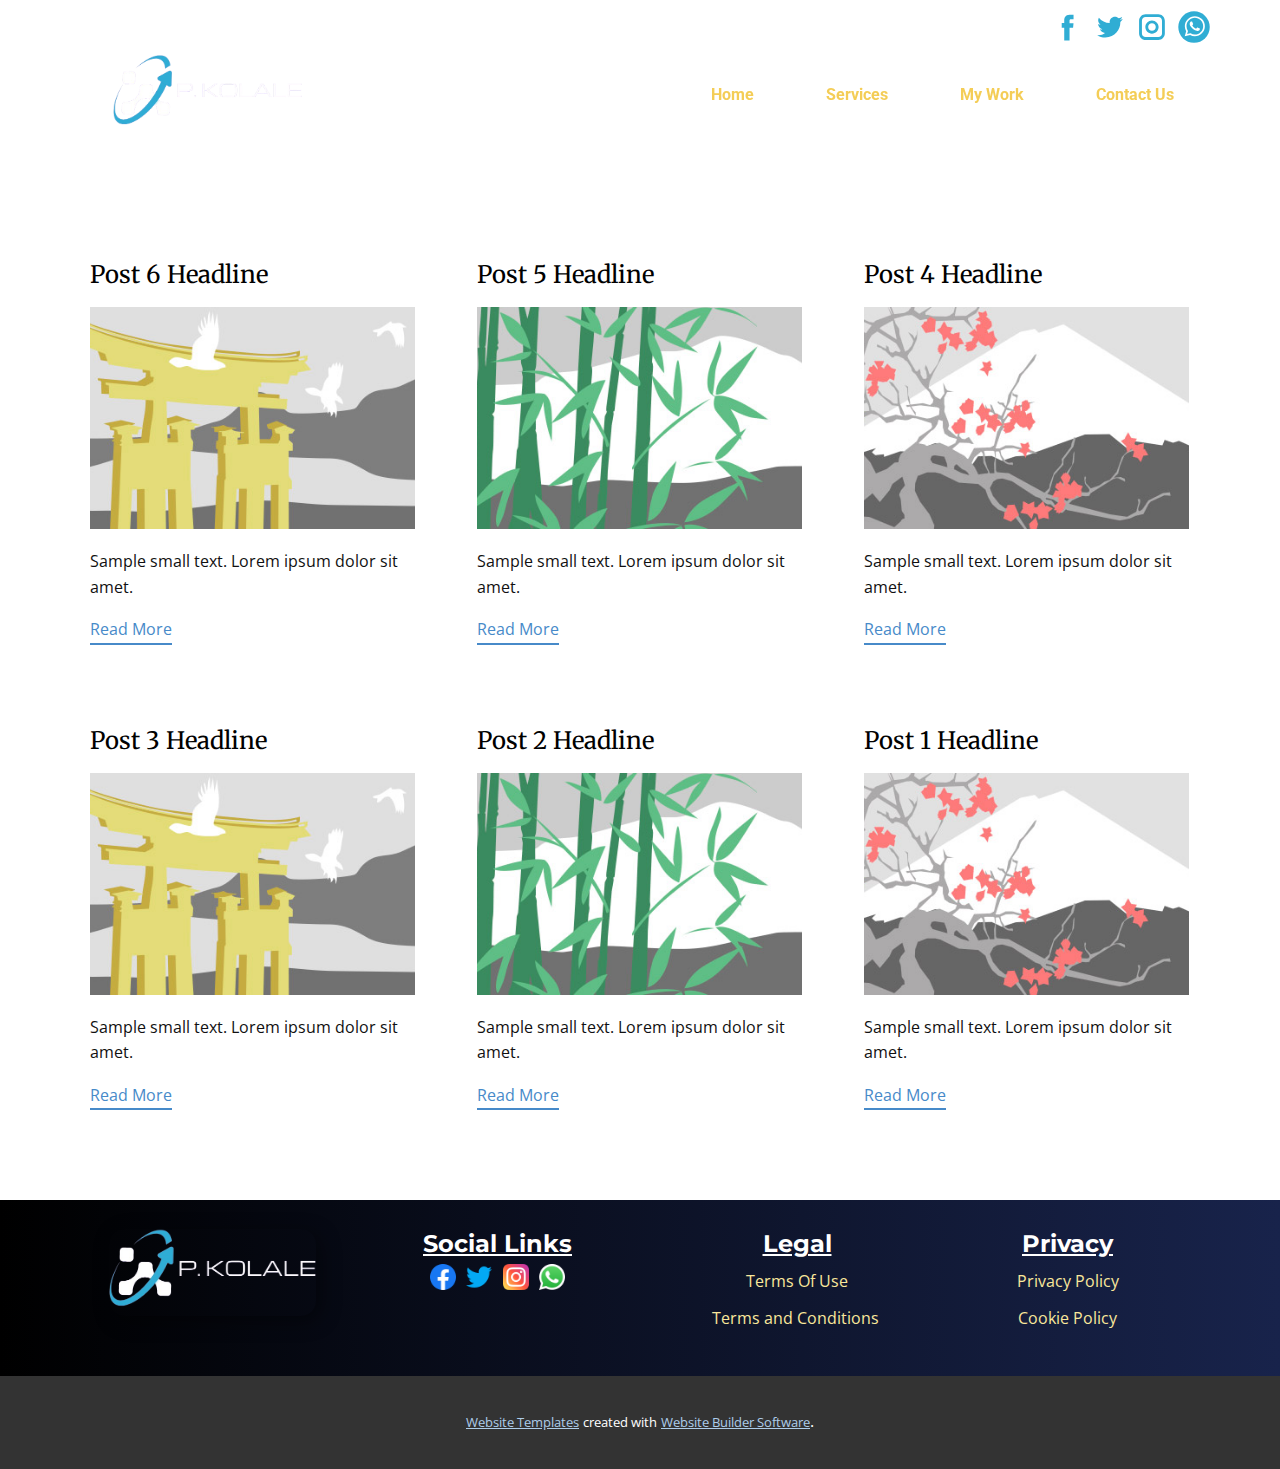
<file: blog/blog.html>
<html style="font-size: 16px;" lang="en"><head>
    <meta name="viewport" content="width=device-width, initial-scale=1.0">
    <meta charset="utf-8">
    <meta name="keywords" content="">
    <meta name="description" content="">
    <title>Blog Template</title>
    <link rel="stylesheet" href="../nicepage.css" media="screen">
<link rel="stylesheet" href="../Blog-Template.css" media="screen">
    <script class="u-script" type="text/javascript" src="../jquery.js" "="" defer=""></script>
    <script class="u-script" type="text/javascript" src="../nicepage.js" "="" defer=""></script>
    <meta name="generator" content="Nicepage 4.15.8, nicepage.com">
    <link id="u-theme-google-font" rel="stylesheet" href="https://fonts.googleapis.com/css?family=Roboto:100,100i,300,300i,400,400i,500,500i,700,700i,900,900i|Open+Sans:300,300i,400,400i,500,500i,600,600i,700,700i,800,800i">
    <link id="u-page-google-font" rel="stylesheet" href="https://fonts.googleapis.com/css?family=Merriweather:300,300i,400,400i,700,700i,900,900i|Montserrat:100,100i,200,200i,300,300i,400,400i,500,500i,600,600i,700,700i,800,800i,900,900i">
    
    
    <script type="application/ld+json">{
		"@context": "http://schema.org",
		"@type": "Organization",
		"name": "",
		"logo": "images/pkolale_logo-removebg-preview1.png",
		"sameAs": [
				"https://www.facebook.com/profile.php?id=100087165131884",
				"https://twitter.com/PhillipKolale",
				"https://www.instagram.com/phillip_kolale/",
				"tel:0707385519",
				"https://www.facebook.com/profile.php?id=100087165131884",
				"https://twitter.com/PhillipKolale",
				"https://www.instagram.com/phillip_kolale/",
				"tel:0707385519"
		]
}</script>
    <meta name="theme-color" content="#478ac9">
    <meta name="twitter:site" content="@">
    <meta name="twitter:card" content="summary_large_image">
    <meta name="twitter:title" content="Blog Template">
    <meta name="twitter:description" content="">
  </head>
  <body class="u-body u-xl-mode" data-lang="en"><header class="u-header u-shading u-sticky u-sticky-17af u-uploaded-video" id="sec-59f7" data-animation-name="" data-animation-duration="0" data-animation-delay="0" data-animation-direction=""><style class="u-sticky-style" data-style-id="17af">.u-sticky-fixed.u-sticky-17af, .u-body.u-sticky-fixed .u-sticky-17af {
box-shadow: 0 2px 8px 0 rgba(128,128,128,1) !important
}</style><div class="u-clearfix u-sheet u-sheet-1">
        <div class="u-social-icons u-spacing-10 u-social-icons-1">
          <a class="u-social-url" title="facebook" target="_blank" href="https://www.facebook.com/profile.php?id=100087165131884"><span class="u-icon u-social-facebook u-social-icon u-text-custom-color-5 u-icon-1"><svg class="u-svg-link" preserveAspectRatio="xMidYMin slice" viewBox="0 0 112 112" style=""><use xmlns:xlink="http://www.w3.org/1999/xlink" xlink:href="#svg-8aad"></use></svg><svg class="u-svg-content" viewBox="0 0 112 112" x="0" y="0" id="svg-8aad"><path fill="currentColor" d="M75.5,28.8H65.4c-1.5,0-4,0.9-4,4.3v9.4h13.9l-1.5,15.8H61.4v45.1H42.8V58.3h-8.8V42.4h8.8V32.2
c0-7.4,3.4-18.8,18.8-18.8h13.8v15.4H75.5z"></path></svg></span>
          </a>
          <a class="u-social-url" title="twitter" target="_blank" href="https://twitter.com/PhillipKolale"><span class="u-icon u-social-icon u-social-twitter u-text-custom-color-5 u-icon-2"><svg class="u-svg-link" preserveAspectRatio="xMidYMin slice" viewBox="0 0 112 112" style=""><use xmlns:xlink="http://www.w3.org/1999/xlink" xlink:href="#svg-2871"></use></svg><svg class="u-svg-content" viewBox="0 0 112 112" x="0" y="0" id="svg-2871"><path fill="currentColor" d="M92.2,38.2c0,0.8,0,1.6,0,2.3c0,24.3-18.6,52.4-52.6,52.4c-10.6,0.1-20.2-2.9-28.5-8.2
	c1.4,0.2,2.9,0.2,4.4,0.2c8.7,0,16.7-2.9,23-7.9c-8.1-0.2-14.9-5.5-17.3-12.8c1.1,0.2,2.4,0.2,3.4,0.2c1.6,0,3.3-0.2,4.8-0.7
	c-8.4-1.6-14.9-9.2-14.9-18c0-0.2,0-0.2,0-0.2c2.5,1.4,5.4,2.2,8.4,2.3c-5-3.3-8.3-8.9-8.3-15.4c0-3.4,1-6.5,2.5-9.2
	c9.1,11.1,22.7,18.5,38,19.2c-0.2-1.4-0.4-2.8-0.4-4.3c0.1-10,8.3-18.2,18.5-18.2c5.4,0,10.1,2.2,13.5,5.7c4.3-0.8,8.1-2.3,11.7-4.5
	c-1.4,4.3-4.3,7.9-8.1,10.1c3.7-0.4,7.3-1.4,10.6-2.9C98.9,32.3,95.7,35.5,92.2,38.2z"></path></svg></span>
          </a>
          <a class="u-social-url" title="instagram" target="_blank" href="https://www.instagram.com/phillip_kolale/"><span class="u-icon u-social-icon u-social-instagram u-text-custom-color-5 u-icon-3"><svg class="u-svg-link" preserveAspectRatio="xMidYMin slice" viewBox="0 0 112 112" style=""><use xmlns:xlink="http://www.w3.org/1999/xlink" xlink:href="#svg-96eb"></use></svg><svg class="u-svg-content" viewBox="0 0 112 112" x="0" y="0" id="svg-96eb"><path fill="currentColor" d="M55.9,32.9c-12.8,0-23.2,10.4-23.2,23.2s10.4,23.2,23.2,23.2s23.2-10.4,23.2-23.2S68.7,32.9,55.9,32.9z
	 M55.9,69.4c-7.4,0-13.3-6-13.3-13.3c-0.1-7.4,6-13.3,13.3-13.3s13.3,6,13.3,13.3C69.3,63.5,63.3,69.4,55.9,69.4z"></path><path fill="#FFFFFF" d="M79.7,26.8c-3,0-5.4,2.5-5.4,5.4s2.5,5.4,5.4,5.4c3,0,5.4-2.5,5.4-5.4S82.7,26.8,79.7,26.8z"></path><path fill="currentColor" d="M78.2,11H33.5C21,11,10.8,21.3,10.8,33.7v44.7c0,12.6,10.2,22.8,22.7,22.8h44.7c12.6,0,22.7-10.2,22.7-22.7
	V33.7C100.8,21.1,90.6,11,78.2,11z M91,78.4c0,7.1-5.8,12.8-12.8,12.8H33.5c-7.1,0-12.8-5.8-12.8-12.8V33.7
	c0-7.1,5.8-12.8,12.8-12.8h44.7c7.1,0,12.8,5.8,12.8,12.8V78.4z"></path></svg></span>
          </a>
          <a class="u-social-url" target="_blank" data-type="Whatsapp" title="Whatsapp" href="../tel:0707385519"><span class="u-icon u-social-icon u-social-whatsapp u-text-custom-color-5 u-icon-4"><svg class="u-svg-link" preserveAspectRatio="xMidYMin slice" viewBox="0 0 112 112" style=""><use xmlns:xlink="http://www.w3.org/1999/xlink" xlink:href="#svg-3bc7"></use></svg><svg class="u-svg-content" viewBox="0 0 112 112" x="0" y="0" id="svg-3bc7"><circle fill="currentColor" cx="56.1" cy="56.1" r="55"></circle><path fill="#FFFFFF" d="M83.8,28.3C77.2,21.7,68.4,18,59,18c-19.3,0-35.1,15.7-35.1,35.1c0,6.2,1.6,12.2,4.7,17.5l-5,18.2L42.2,84
	c5.1,2.8,10.9,4.3,16.8,4.3h0l0,0c19.3,0,35.1-15.7,35.1-35.1C94.1,43.8,90.5,35,83.8,28.3 M59,82.3L59,82.3
	c-5.2,0-10.4-1.4-14.9-4.1l-1.1-0.6l-11,2.9L35,69.8l-0.7-1.1c-2.9-4.6-4.5-10-4.5-15.5C29.8,37,42.9,24,59,24
	c7.8,0,15.1,3,20.6,8.6c5.5,5.5,8.5,12.8,8.5,20.6C88.2,69.2,75.1,82.3,59,82.3 M75,60.5c-0.9-0.4-5.2-2.6-6-2.9
	c-0.8-0.3-1.4-0.4-2,0.4s-2.3,2.9-2.8,3.4c-0.5,0.6-1,0.7-1.9,0.2c-0.9-0.4-3.7-1.4-7.1-4.4c-2.6-2.3-4.4-5.2-4.9-6.1
	c-0.5-0.9-0.1-1.4,0.4-1.8c0.4-0.4,0.9-1,1.3-1.5c0.4-0.5,0.6-0.9,0.9-1.5c0.3-0.6,0.1-1.1-0.1-1.5c-0.2-0.4-2-4.8-2.7-6.5
	c-0.7-1.7-1.4-1.5-2-1.5c-0.5,0-1.1,0-1.7,0c-0.6,0-1.5,0.2-2.3,1.1c-0.8,0.9-3.1,3-3.1,7.3c0,4.3,3.1,8.5,3.6,9.1
	c0.4,0.6,6.2,9.4,15,13.2c2.1,0.9,3.7,1.4,5,1.8c2.1,0.7,4,0.6,5.5,0.3c1.7-0.3,5.2-2.1,5.9-4.2c0.7-2,0.7-3.8,0.5-4.2
	C76.5,61.1,75.9,60.9,75,60.5"></path></svg></span>
          </a>
        </div>
        <a href="../Home.html" data-page-id="2789819724" class="u-image u-logo u-image-1" data-image-width="500" data-image-height="241" title="Home">
          <img src="../images/pkolale_logo-removebg-preview1.png" class="u-logo-image u-logo-image-1">
        </a>
        <nav data-position="" class="u-menu u-menu-one-level u-offcanvas u-menu-1">
          <div class="menu-collapse" style="font-size: 1rem; letter-spacing: 0px; font-weight: 700;">
            <a class="u-border-2 u-border-white u-button-style u-custom-active-border-color u-custom-border u-custom-border-color u-custom-borders u-custom-color u-custom-hover-border-color u-custom-left-right-menu-spacing u-custom-padding-bottom u-custom-text-active-color u-custom-text-color u-custom-text-hover-color u-custom-top-bottom-menu-spacing u-gradient u-nav-link" href="#" style="padding: 15px 22px; font-size: calc(1em + 30px); background-image: linear-gradient(#30add4, #18234b);">
              <svg class="u-svg-link" viewBox="0 0 24 24"><use xmlns:xlink="http://www.w3.org/1999/xlink" xlink:href="#menu-hamburger"></use></svg>
              <svg class="u-svg-content" version="1.1" id="menu-hamburger" viewBox="0 0 16 16" x="0px" y="0px" xmlns:xlink="http://www.w3.org/1999/xlink" xmlns="http://www.w3.org/2000/svg"><g><rect y="1" width="16" height="2"></rect><rect y="7" width="16" height="2"></rect><rect y="13" width="16" height="2"></rect>
</g></svg>
            </a>
          </div>
          <div class="u-custom-menu u-nav-container">
            <ul class="u-custom-font u-heading-font u-nav u-unstyled u-nav-1"><li class="u-nav-item"><a class="u-button-style u-nav-link u-text-active-custom-color-1 u-text-custom-color-1" href="../Home.html" style="padding: 10px 36px;">Home</a>
</li><li class="u-nav-item"><a class="u-button-style u-nav-link u-text-active-custom-color-1 u-text-custom-color-1" href="../Service.html" style="padding: 10px 36px;">Services</a>
</li><li class="u-nav-item"><a class="u-button-style u-nav-link u-text-active-custom-color-1 u-text-custom-color-1" href="../My-Work.html" style="padding: 10px 36px;">My Work</a>
</li><li class="u-nav-item"><a class="u-button-style u-nav-link u-text-active-custom-color-1 u-text-custom-color-1" href="../Contact.html" style="padding: 10px 36px;">Contact Us</a>
</li></ul>
          </div>
          <div class="u-custom-menu u-nav-container-collapse">
            <div class="u-container-style u-custom-color-5 u-inner-container-layout u-opacity u-opacity-90 u-sidenav">
              <div class="u-inner-container-layout u-sidenav-overflow">
                <div class="u-menu-close"></div>
                <ul class="u-align-center u-custom-font u-heading-font u-nav u-popupmenu-items u-spacing-25 u-unstyled u-nav-2"><li class="u-nav-item"><a class="u-button-style u-nav-link" href="../Home.html">Home</a>
</li><li class="u-nav-item"><a class="u-button-style u-nav-link" href="../Service.html">Services</a>
</li><li class="u-nav-item"><a class="u-button-style u-nav-link" href="../My-Work.html">My Work</a>
</li><li class="u-nav-item"><a class="u-button-style u-nav-link" href="../Contact.html">Contact Us</a>
</li></ul>
              </div>
            </div>
            <div class="u-menu-overlay u-opacity u-opacity-20 u-white"></div>
          </div>
        </nav>
      </div></header>
    <section class="u-clearfix u-section-1" id="sec-4457">
      <div class="u-clearfix u-sheet u-valign-middle u-sheet-1"><!--blog--><!--blog_options_json--><!--{"type":"Recent","source":"","tags":"","count":""}--><!--/blog_options_json-->
        <div class="u-blog u-expanded-width u-repeater u-repeater-1"><!--blog_post-->
          <div class="u-blog-post u-container-style u-repeater-item u-white u-repeater-item-1">
            <div class="u-container-layout u-similar-container u-valign-top u-container-layout-1"><!--blog_post_header-->
              <h4 class="u-blog-control u-text u-text-1">
                <a class="u-post-header-link" href="../blog/post-5.html">Post 6 Headline</a>
              </h4><!--/blog_post_header--><!--blog_post_image-->
              <a class="u-post-header-link" href="../blog/post-5.html"><img alt="" class="u-blog-control u-expanded-width u-image u-image-default u-image-1" src="[data-uri]"></a><!--/blog_post_image--><!--blog_post_content-->
              <div class="u-blog-control u-post-content u-text u-text-2 fr-view">Sample small text. Lorem ipsum dolor sit amet.</div><!--/blog_post_content--><!--blog_post_readmore-->
              <a href="../blog/post-5.html" class="u-blog-control u-border-2 u-border-palette-1-base u-btn u-btn-rectangle u-button-style u-none u-btn-1"><!--blog_post_readmore_content--><!--options_json--><!--{"content":"","defaultValue":"Read More"}--><!--/options_json-->Read More<!--/blog_post_readmore_content--></a><!--/blog_post_readmore-->
            </div>
          </div><div class="u-blog-post u-container-style u-repeater-item u-video-cover u-white">
            <div class="u-container-layout u-similar-container u-valign-top u-container-layout-2"><!--blog_post_header-->
              <h4 class="u-blog-control u-text u-text-3">
                <a class="u-post-header-link" href="../blog/post-4.html">Post 5 Headline</a>
              </h4><!--/blog_post_header--><!--blog_post_image-->
              <a class="u-post-header-link" href="../blog/post-4.html"><img alt="" class="u-blog-control u-expanded-width u-image u-image-default u-image-2" src="[data-uri]"></a><!--/blog_post_image--><!--blog_post_content-->
              <div class="u-blog-control u-post-content u-text u-text-4 fr-view">Sample small text. Lorem ipsum dolor sit amet.</div><!--/blog_post_content--><!--blog_post_readmore-->
              <a href="../blog/post-4.html" class="u-blog-control u-border-2 u-border-palette-1-base u-btn u-btn-rectangle u-button-style u-none u-btn-2"><!--blog_post_readmore_content--><!--options_json--><!--{"content":"","defaultValue":"Read More"}--><!--/options_json-->Read More<!--/blog_post_readmore_content--></a><!--/blog_post_readmore-->
            </div>
          </div><div class="u-blog-post u-container-style u-repeater-item u-video-cover u-white">
            <div class="u-container-layout u-similar-container u-valign-top u-container-layout-3"><!--blog_post_header-->
              <h4 class="u-blog-control u-text u-text-5">
                <a class="u-post-header-link" href="../blog/post-3.html">Post 4 Headline</a>
              </h4><!--/blog_post_header--><!--blog_post_image-->
              <a class="u-post-header-link" href="../blog/post-3.html"><img alt="" class="u-blog-control u-expanded-width u-image u-image-default u-image-3" src="[data-uri]"></a><!--/blog_post_image--><!--blog_post_content-->
              <div class="u-blog-control u-post-content u-text u-text-6 fr-view">Sample small text. Lorem ipsum dolor sit amet.</div><!--/blog_post_content--><!--blog_post_readmore-->
              <a href="../blog/post-3.html" class="u-blog-control u-border-2 u-border-palette-1-base u-btn u-btn-rectangle u-button-style u-none u-btn-3"><!--blog_post_readmore_content--><!--options_json--><!--{"content":"","defaultValue":"Read More"}--><!--/options_json-->Read More<!--/blog_post_readmore_content--></a><!--/blog_post_readmore-->
            </div>
          </div><div class="u-blog-post u-container-style u-repeater-item u-white u-repeater-item-1">
            <div class="u-container-layout u-similar-container u-valign-top u-container-layout-1"><!--blog_post_header-->
              <h4 class="u-blog-control u-text u-text-1">
                <a class="u-post-header-link" href="../blog/post-2.html">Post 3 Headline</a>
              </h4><!--/blog_post_header--><!--blog_post_image-->
              <a class="u-post-header-link" href="../blog/post-2.html"><img alt="" class="u-blog-control u-expanded-width u-image u-image-default u-image-1" src="[data-uri]"></a><!--/blog_post_image--><!--blog_post_content-->
              <div class="u-blog-control u-post-content u-text u-text-2 fr-view">Sample small text. Lorem ipsum dolor sit amet.</div><!--/blog_post_content--><!--blog_post_readmore-->
              <a href="../blog/post-2.html" class="u-blog-control u-border-2 u-border-palette-1-base u-btn u-btn-rectangle u-button-style u-none u-btn-1"><!--blog_post_readmore_content--><!--options_json--><!--{"content":"","defaultValue":"Read More"}--><!--/options_json-->Read More<!--/blog_post_readmore_content--></a><!--/blog_post_readmore-->
            </div>
          </div><div class="u-blog-post u-container-style u-repeater-item u-video-cover u-white">
            <div class="u-container-layout u-similar-container u-valign-top u-container-layout-2"><!--blog_post_header-->
              <h4 class="u-blog-control u-text u-text-3">
                <a class="u-post-header-link" href="../blog/post-1.html">Post 2 Headline</a>
              </h4><!--/blog_post_header--><!--blog_post_image-->
              <a class="u-post-header-link" href="../blog/post-1.html"><img alt="" class="u-blog-control u-expanded-width u-image u-image-default u-image-2" src="[data-uri]"></a><!--/blog_post_image--><!--blog_post_content-->
              <div class="u-blog-control u-post-content u-text u-text-4 fr-view">Sample small text. Lorem ipsum dolor sit amet.</div><!--/blog_post_content--><!--blog_post_readmore-->
              <a href="../blog/post-1.html" class="u-blog-control u-border-2 u-border-palette-1-base u-btn u-btn-rectangle u-button-style u-none u-btn-2"><!--blog_post_readmore_content--><!--options_json--><!--{"content":"","defaultValue":"Read More"}--><!--/options_json-->Read More<!--/blog_post_readmore_content--></a><!--/blog_post_readmore-->
            </div>
          </div><div class="u-blog-post u-container-style u-repeater-item u-video-cover u-white">
            <div class="u-container-layout u-similar-container u-valign-top u-container-layout-3"><!--blog_post_header-->
              <h4 class="u-blog-control u-text u-text-5">
                <a class="u-post-header-link" href="../blog/post.html">Post 1 Headline</a>
              </h4><!--/blog_post_header--><!--blog_post_image-->
              <a class="u-post-header-link" href="../blog/post.html"><img alt="" class="u-blog-control u-expanded-width u-image u-image-default u-image-3" src="[data-uri]"></a><!--/blog_post_image--><!--blog_post_content-->
              <div class="u-blog-control u-post-content u-text u-text-6 fr-view">Sample small text. Lorem ipsum dolor sit amet.</div><!--/blog_post_content--><!--blog_post_readmore-->
              <a href="../blog/post.html" class="u-blog-control u-border-2 u-border-palette-1-base u-btn u-btn-rectangle u-button-style u-none u-btn-3"><!--blog_post_readmore_content--><!--options_json--><!--{"content":"","defaultValue":"Read More"}--><!--/options_json-->Read More<!--/blog_post_readmore_content--></a><!--/blog_post_readmore-->
            </div>
          </div><!--/blog_post--><!--blog_post-->
          <!--/blog_post--><!--blog_post-->
          <!--/blog_post-->
        </div><!--/blog-->
      </div>
    </section>
    
    
    <footer class="u-clearfix u-footer u-gradient u-footer" id="sec-d5ab"><div class="u-clearfix u-sheet u-sheet-1">
        <div class="u-clearfix u-expanded-width u-layout-wrap u-layout-wrap-1">
          <div class="u-layout">
            <div class="u-layout-row">
              <div class="u-container-style u-layout-cell u-size-15 u-layout-cell-1">
                <div class="u-container-layout u-valign-top u-container-layout-1">
                  <img class="u-image u-image-round u-radius-15 u-image-1" src="../images/pkolale_logo-removebg-preview1.png" alt="" data-image-width="500" data-image-height="241">
                </div>
              </div>
              <div class="u-container-style u-layout-cell u-size-15 u-layout-cell-2">
                <div class="u-container-layout u-container-layout-2">
                  <h4 class="u-align-center u-custom-font u-font-montserrat u-text u-text-body-alt-color u-text-1">Social Links</h4>
                  <div class="u-social-icons u-spacing-10 u-social-icons-1">
                    <a class="u-social-url" title="facebook" target="_blank" href="https://www.facebook.com/profile.php?id=100087165131884"><span class="u-file-icon u-icon u-social-facebook u-social-icon u-icon-1"><img src="../images/5968764.png" alt=""></span>
                    </a>
                    <a class="u-social-url" title="twitter" target="_blank" href="https://twitter.com/PhillipKolale"><span class="u-file-icon u-icon u-social-icon u-social-twitter u-icon-2"><img src="../images/733579.png" alt=""></span>
                    </a>
                    <a class="u-social-url" title="instagram" target="_blank" href="https://www.instagram.com/phillip_kolale/"><span class="u-file-icon u-icon u-social-icon u-social-instagram u-icon-3"><img src="../images/2111463.png" alt=""></span>
                    </a>
                    <a class="u-social-url" target="_blank" data-type="Whatsapp" title="Whatsapp" href="../tel:0707385519"><span class="u-file-icon u-icon u-social-icon u-social-whatsapp u-icon-4"><img src="../images/5968841.png" alt=""></span>
                    </a>
                  </div>
                </div>
              </div>
              <div class="u-container-style u-layout-cell u-size-15 u-layout-cell-3">
                <div class="u-container-layout u-container-layout-3">
                  <h4 class="u-align-center u-custom-font u-font-montserrat u-text u-text-body-alt-color u-text-2">Legal</h4>
                  <a href="#" class="u-border-1 u-border-active-palette-2-base u-border-hover-palette-1-base u-btn u-button-style u-none u-text-palette-3-light-2 u-btn-1"> Terms Of Use</a>
                  <a href="#" class="u-border-1 u-border-active-palette-2-base u-border-hover-palette-1-base u-btn u-button-style u-none u-text-palette-3-light-2 u-btn-2">Terms and Conditions</a>
                </div>
              </div>
              <div class="u-align-left u-container-style u-layout-cell u-size-15 u-layout-cell-4">
                <div class="u-container-layout u-container-layout-4">
                  <h4 class="u-align-center u-custom-font u-font-montserrat u-text u-text-body-alt-color u-text-3">Privacy</h4>
                  <a href="#" class="u-border-1 u-border-active-palette-2-base u-border-hover-palette-1-base u-btn u-button-style u-none u-text-palette-3-light-2 u-btn-3"> Privacy Policy</a>
                  <a href="#" class="u-border-1 u-border-active-palette-2-base u-border-hover-palette-1-base u-btn u-button-style u-none u-text-palette-3-light-2 u-btn-4"> Cookie Policy</a>
                </div>
              </div>
            </div>
          </div>
        </div>
      </div></footer>
    <section class="u-backlink u-clearfix u-grey-80">
      <a class="u-link" href="https://nicepage.com/website-templates" target="_blank">
        <span>Website Templates</span>
      </a>
      <p class="u-text">
        <span>created with</span>
      </p>
      <a class="u-link" href="" target="_blank">
        <span>Website Builder Software</span>
      </a>. 
    </section>
  
</body></html>
</file>
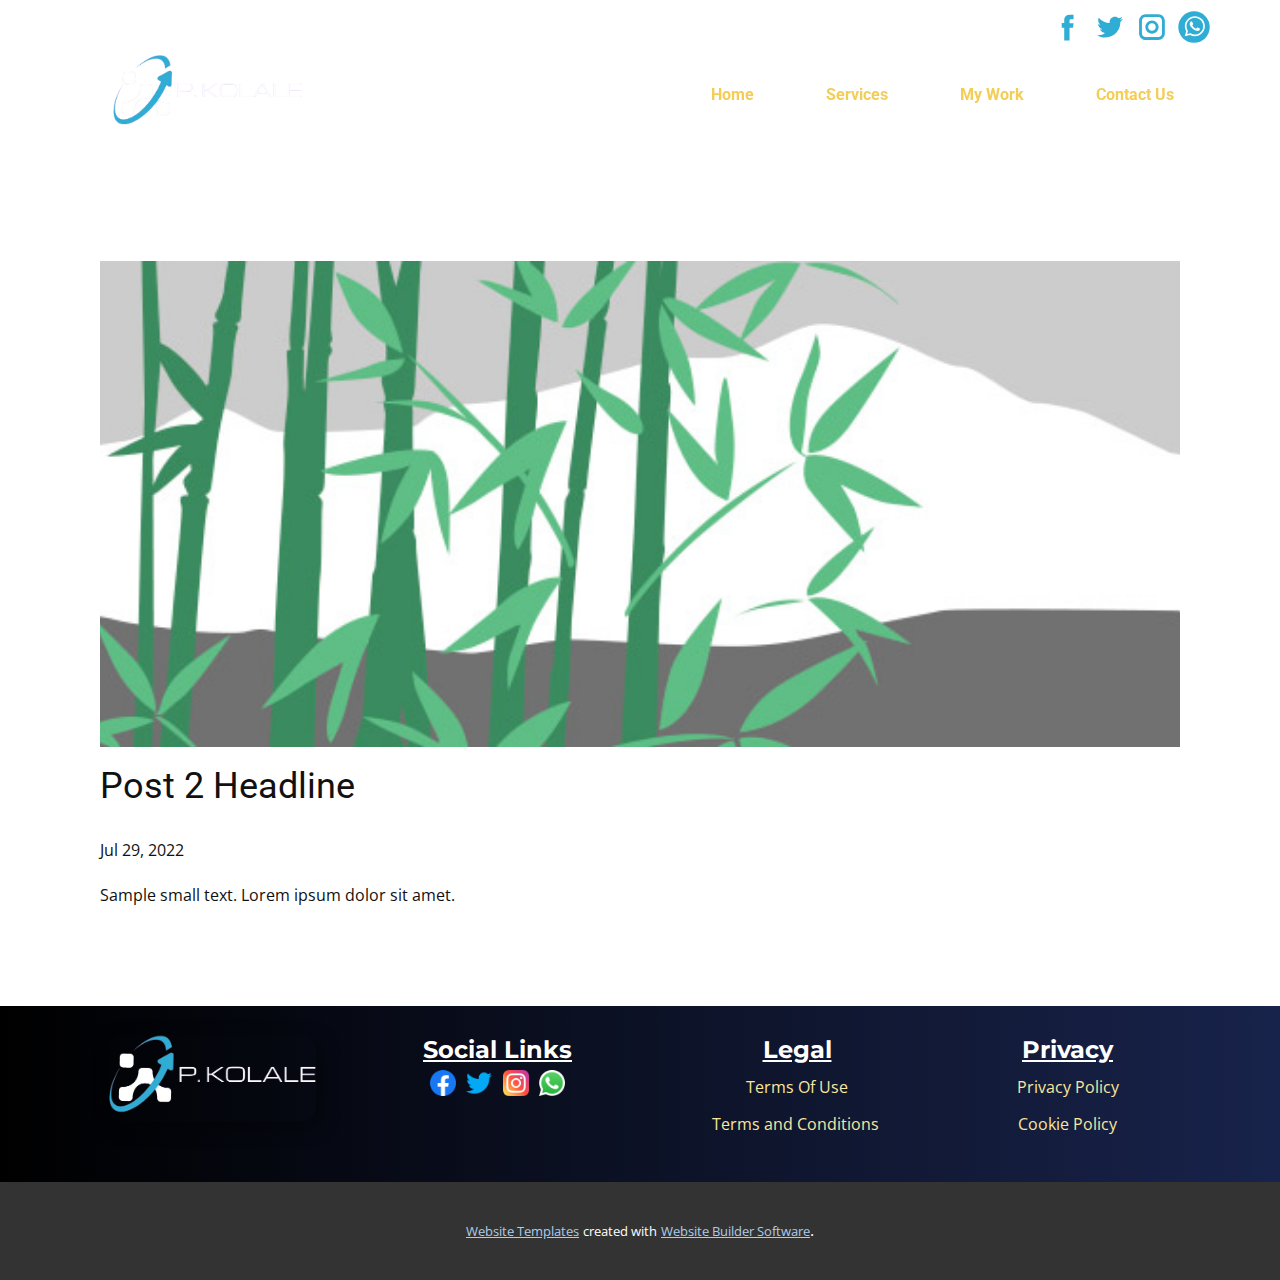
<file: blog/post-1.html>
<!doctype html>
<html style="font-size: 16px;" lang="en"><head>
    <meta name="viewport" content="width=device-width, initial-scale=1.0">
    <meta charset="utf-8">
    <meta name="keywords" content="Post 1 Headline">
    <meta name="description" content="">
    <title>Post 2 Headline</title>
    <link rel="stylesheet" href="../nicepage.css" media="screen">
<link rel="stylesheet" href="../Post-Template.css" media="screen">
    <script class="u-script" type="text/javascript" src="../jquery.js" "="" defer=""></script>
    <script class="u-script" type="text/javascript" src="../nicepage.js" "="" defer=""></script>
    <meta name="generator" content="Nicepage 4.15.8, nicepage.com">
    <link id="u-theme-google-font" rel="stylesheet" href="https://fonts.googleapis.com/css?family=Roboto:100,100i,300,300i,400,400i,500,500i,700,700i,900,900i|Open+Sans:300,300i,400,400i,500,500i,600,600i,700,700i,800,800i">
    <link id="u-page-google-font" rel="stylesheet" href="https://fonts.googleapis.com/css?family=Montserrat:100,100i,200,200i,300,300i,400,400i,500,500i,600,600i,700,700i,800,800i,900,900i">
    
    
    <script type="application/ld+json">{
		"@context": "http://schema.org",
		"@type": "Organization",
		"name": "",
		"logo": "images/pkolale_logo-removebg-preview1.png",
		"sameAs": [
				"https://www.facebook.com/profile.php?id=100087165131884",
				"https://twitter.com/PhillipKolale",
				"https://www.instagram.com/phillip_kolale/",
				"tel:0707385519",
				"https://www.facebook.com/profile.php?id=100087165131884",
				"https://twitter.com/PhillipKolale",
				"https://www.instagram.com/phillip_kolale/",
				"tel:0707385519"
		]
}</script>
    <meta name="theme-color" content="#478ac9">
    <meta name="twitter:site" content="@">
    <meta name="twitter:card" content="summary_large_image">
    <meta name="twitter:title" content="Post Template">
    <meta name="twitter:description" content="">
  </head>
  <body class="u-body u-xl-mode" data-lang="en"><header class="u-header u-shading u-sticky u-sticky-17af u-uploaded-video" id="sec-59f7" data-animation-name="" data-animation-duration="0" data-animation-delay="0" data-animation-direction=""><style class="u-sticky-style" data-style-id="17af">.u-sticky-fixed.u-sticky-17af, .u-body.u-sticky-fixed .u-sticky-17af {
box-shadow: 0 2px 8px 0 rgba(128,128,128,1) !important
}</style><div class="u-clearfix u-sheet u-sheet-1">
        <div class="u-social-icons u-spacing-10 u-social-icons-1">
          <a class="u-social-url" title="facebook" target="_blank" href="https://www.facebook.com/profile.php?id=100087165131884"><span class="u-icon u-social-facebook u-social-icon u-text-custom-color-5 u-icon-1"><svg class="u-svg-link" preserveAspectRatio="xMidYMin slice" viewBox="0 0 112 112" style=""><use xmlns:xlink="http://www.w3.org/1999/xlink" xlink:href="#svg-8aad"></use></svg><svg class="u-svg-content" viewBox="0 0 112 112" x="0" y="0" id="svg-8aad"><path fill="currentColor" d="M75.5,28.8H65.4c-1.5,0-4,0.9-4,4.3v9.4h13.9l-1.5,15.8H61.4v45.1H42.8V58.3h-8.8V42.4h8.8V32.2
c0-7.4,3.4-18.8,18.8-18.8h13.8v15.4H75.5z"></path></svg></span>
          </a>
          <a class="u-social-url" title="twitter" target="_blank" href="https://twitter.com/PhillipKolale"><span class="u-icon u-social-icon u-social-twitter u-text-custom-color-5 u-icon-2"><svg class="u-svg-link" preserveAspectRatio="xMidYMin slice" viewBox="0 0 112 112" style=""><use xmlns:xlink="http://www.w3.org/1999/xlink" xlink:href="#svg-2871"></use></svg><svg class="u-svg-content" viewBox="0 0 112 112" x="0" y="0" id="svg-2871"><path fill="currentColor" d="M92.2,38.2c0,0.8,0,1.6,0,2.3c0,24.3-18.6,52.4-52.6,52.4c-10.6,0.1-20.2-2.9-28.5-8.2
	c1.4,0.2,2.9,0.2,4.4,0.2c8.7,0,16.7-2.9,23-7.9c-8.1-0.2-14.9-5.5-17.3-12.8c1.1,0.2,2.4,0.2,3.4,0.2c1.6,0,3.3-0.2,4.8-0.7
	c-8.4-1.6-14.9-9.2-14.9-18c0-0.2,0-0.2,0-0.2c2.5,1.4,5.4,2.2,8.4,2.3c-5-3.3-8.3-8.9-8.3-15.4c0-3.4,1-6.5,2.5-9.2
	c9.1,11.1,22.7,18.5,38,19.2c-0.2-1.4-0.4-2.8-0.4-4.3c0.1-10,8.3-18.2,18.5-18.2c5.4,0,10.1,2.2,13.5,5.7c4.3-0.8,8.1-2.3,11.7-4.5
	c-1.4,4.3-4.3,7.9-8.1,10.1c3.7-0.4,7.3-1.4,10.6-2.9C98.9,32.3,95.7,35.5,92.2,38.2z"></path></svg></span>
          </a>
          <a class="u-social-url" title="instagram" target="_blank" href="https://www.instagram.com/phillip_kolale/"><span class="u-icon u-social-icon u-social-instagram u-text-custom-color-5 u-icon-3"><svg class="u-svg-link" preserveAspectRatio="xMidYMin slice" viewBox="0 0 112 112" style=""><use xmlns:xlink="http://www.w3.org/1999/xlink" xlink:href="#svg-96eb"></use></svg><svg class="u-svg-content" viewBox="0 0 112 112" x="0" y="0" id="svg-96eb"><path fill="currentColor" d="M55.9,32.9c-12.8,0-23.2,10.4-23.2,23.2s10.4,23.2,23.2,23.2s23.2-10.4,23.2-23.2S68.7,32.9,55.9,32.9z
	 M55.9,69.4c-7.4,0-13.3-6-13.3-13.3c-0.1-7.4,6-13.3,13.3-13.3s13.3,6,13.3,13.3C69.3,63.5,63.3,69.4,55.9,69.4z"></path><path fill="#FFFFFF" d="M79.7,26.8c-3,0-5.4,2.5-5.4,5.4s2.5,5.4,5.4,5.4c3,0,5.4-2.5,5.4-5.4S82.7,26.8,79.7,26.8z"></path><path fill="currentColor" d="M78.2,11H33.5C21,11,10.8,21.3,10.8,33.7v44.7c0,12.6,10.2,22.8,22.7,22.8h44.7c12.6,0,22.7-10.2,22.7-22.7
	V33.7C100.8,21.1,90.6,11,78.2,11z M91,78.4c0,7.1-5.8,12.8-12.8,12.8H33.5c-7.1,0-12.8-5.8-12.8-12.8V33.7
	c0-7.1,5.8-12.8,12.8-12.8h44.7c7.1,0,12.8,5.8,12.8,12.8V78.4z"></path></svg></span>
          </a>
          <a class="u-social-url" target="_blank" data-type="Whatsapp" title="Whatsapp" href="../tel:0707385519"><span class="u-icon u-social-icon u-social-whatsapp u-text-custom-color-5 u-icon-4"><svg class="u-svg-link" preserveAspectRatio="xMidYMin slice" viewBox="0 0 112 112" style=""><use xmlns:xlink="http://www.w3.org/1999/xlink" xlink:href="#svg-3bc7"></use></svg><svg class="u-svg-content" viewBox="0 0 112 112" x="0" y="0" id="svg-3bc7"><circle fill="currentColor" cx="56.1" cy="56.1" r="55"></circle><path fill="#FFFFFF" d="M83.8,28.3C77.2,21.7,68.4,18,59,18c-19.3,0-35.1,15.7-35.1,35.1c0,6.2,1.6,12.2,4.7,17.5l-5,18.2L42.2,84
	c5.1,2.8,10.9,4.3,16.8,4.3h0l0,0c19.3,0,35.1-15.7,35.1-35.1C94.1,43.8,90.5,35,83.8,28.3 M59,82.3L59,82.3
	c-5.2,0-10.4-1.4-14.9-4.1l-1.1-0.6l-11,2.9L35,69.8l-0.7-1.1c-2.9-4.6-4.5-10-4.5-15.5C29.8,37,42.9,24,59,24
	c7.8,0,15.1,3,20.6,8.6c5.5,5.5,8.5,12.8,8.5,20.6C88.2,69.2,75.1,82.3,59,82.3 M75,60.5c-0.9-0.4-5.2-2.6-6-2.9
	c-0.8-0.3-1.4-0.4-2,0.4s-2.3,2.9-2.8,3.4c-0.5,0.6-1,0.7-1.9,0.2c-0.9-0.4-3.7-1.4-7.1-4.4c-2.6-2.3-4.4-5.2-4.9-6.1
	c-0.5-0.9-0.1-1.4,0.4-1.8c0.4-0.4,0.9-1,1.3-1.5c0.4-0.5,0.6-0.9,0.9-1.5c0.3-0.6,0.1-1.1-0.1-1.5c-0.2-0.4-2-4.8-2.7-6.5
	c-0.7-1.7-1.4-1.5-2-1.5c-0.5,0-1.1,0-1.7,0c-0.6,0-1.5,0.2-2.3,1.1c-0.8,0.9-3.1,3-3.1,7.3c0,4.3,3.1,8.5,3.6,9.1
	c0.4,0.6,6.2,9.4,15,13.2c2.1,0.9,3.7,1.4,5,1.8c2.1,0.7,4,0.6,5.5,0.3c1.7-0.3,5.2-2.1,5.9-4.2c0.7-2,0.7-3.8,0.5-4.2
	C76.5,61.1,75.9,60.9,75,60.5"></path></svg></span>
          </a>
        </div>
        <a href="../Home.html" data-page-id="2789819724" class="u-image u-logo u-image-1" data-image-width="500" data-image-height="241" title="Home">
          <img src="../images/pkolale_logo-removebg-preview1.png" class="u-logo-image u-logo-image-1">
        </a>
        <nav data-position="" class="u-menu u-menu-one-level u-offcanvas u-menu-1">
          <div class="menu-collapse" style="font-size: 1rem; letter-spacing: 0px; font-weight: 700;">
            <a class="u-border-2 u-border-white u-button-style u-custom-active-border-color u-custom-border u-custom-border-color u-custom-borders u-custom-color u-custom-hover-border-color u-custom-left-right-menu-spacing u-custom-padding-bottom u-custom-text-active-color u-custom-text-color u-custom-text-hover-color u-custom-top-bottom-menu-spacing u-gradient u-nav-link" href="#" style="padding: 15px 22px; font-size: calc(1em + 30px); background-image: linear-gradient(#30add4, #18234b);">
              <svg class="u-svg-link" viewBox="0 0 24 24"><use xmlns:xlink="http://www.w3.org/1999/xlink" xlink:href="#menu-hamburger"></use></svg>
              <svg class="u-svg-content" version="1.1" id="menu-hamburger" viewBox="0 0 16 16" x="0px" y="0px" xmlns:xlink="http://www.w3.org/1999/xlink" xmlns="http://www.w3.org/2000/svg"><g><rect y="1" width="16" height="2"></rect><rect y="7" width="16" height="2"></rect><rect y="13" width="16" height="2"></rect>
</g></svg>
            </a>
          </div>
          <div class="u-custom-menu u-nav-container">
            <ul class="u-custom-font u-heading-font u-nav u-unstyled u-nav-1"><li class="u-nav-item"><a class="u-button-style u-nav-link u-text-active-custom-color-1 u-text-custom-color-1" href="../Home.html" style="padding: 10px 36px;">Home</a>
</li><li class="u-nav-item"><a class="u-button-style u-nav-link u-text-active-custom-color-1 u-text-custom-color-1" href="../Service.html" style="padding: 10px 36px;">Services</a>
</li><li class="u-nav-item"><a class="u-button-style u-nav-link u-text-active-custom-color-1 u-text-custom-color-1" href="../My-Work.html" style="padding: 10px 36px;">My Work</a>
</li><li class="u-nav-item"><a class="u-button-style u-nav-link u-text-active-custom-color-1 u-text-custom-color-1" href="../Contact.html" style="padding: 10px 36px;">Contact Us</a>
</li></ul>
          </div>
          <div class="u-custom-menu u-nav-container-collapse">
            <div class="u-container-style u-custom-color-5 u-inner-container-layout u-opacity u-opacity-90 u-sidenav">
              <div class="u-inner-container-layout u-sidenav-overflow">
                <div class="u-menu-close"></div>
                <ul class="u-align-center u-custom-font u-heading-font u-nav u-popupmenu-items u-spacing-25 u-unstyled u-nav-2"><li class="u-nav-item"><a class="u-button-style u-nav-link" href="../Home.html">Home</a>
</li><li class="u-nav-item"><a class="u-button-style u-nav-link" href="../Service.html">Services</a>
</li><li class="u-nav-item"><a class="u-button-style u-nav-link" href="../My-Work.html">My Work</a>
</li><li class="u-nav-item"><a class="u-button-style u-nav-link" href="../Contact.html">Contact Us</a>
</li></ul>
              </div>
            </div>
            <div class="u-menu-overlay u-opacity u-opacity-20 u-white"></div>
          </div>
        </nav>
      </div></header>
    <section class="u-align-center u-clearfix u-section-1" id="sec-f41d">
      <div class="u-clearfix u-sheet u-valign-middle-md u-valign-middle-sm u-valign-middle-xs u-sheet-1"><!--post_details--><!--post_details_options_json--><!--{"source":""}--><!--/post_details_options_json--><!--blog_post-->
        <div class="u-container-style u-expanded-width u-post-details u-post-details-1">
          <div class="u-container-layout u-valign-middle u-container-layout-1"><!--blog_post_image-->
            <img alt="" class="u-blog-control u-expanded-width u-image u-image-default u-image-1" src="[data-uri]"><!--/blog_post_image--><!--blog_post_header-->
            <h2 class="u-blog-control u-text u-text-1">Post 2 Headline</h2><!--/blog_post_header--><!--blog_post_metadata-->
            <div class="u-blog-control u-metadata u-metadata-1"><!--blog_post_metadata_date-->
              <span class="u-meta-date u-meta-icon">Jul 29, 2022</span><!--/blog_post_metadata_date--><!--blog_post_metadata_category-->
              <!--/blog_post_metadata_category--><!--blog_post_metadata_comments-->
              <!--/blog_post_metadata_comments-->
            </div><!--/blog_post_metadata--><!--blog_post_content-->
            <div class="u-align-justify u-blog-control u-post-content u-text u-text-2 fr-view">
  Sample small text. Lorem ipsum dolor sit amet.
  </div><!--/blog_post_content-->
          </div>
        </div><!--/blog_post--><!--/post_details-->
      </div>
    </section>
    
    
    <footer class="u-clearfix u-footer u-gradient u-footer" id="sec-d5ab"><div class="u-clearfix u-sheet u-sheet-1">
        <div class="u-clearfix u-expanded-width u-layout-wrap u-layout-wrap-1">
          <div class="u-layout">
            <div class="u-layout-row">
              <div class="u-container-style u-layout-cell u-size-15 u-layout-cell-1">
                <div class="u-container-layout u-valign-top u-container-layout-1">
                  <img class="u-image u-image-round u-radius-15 u-image-1" src="../images/pkolale_logo-removebg-preview1.png" alt="" data-image-width="500" data-image-height="241">
                </div>
              </div>
              <div class="u-container-style u-layout-cell u-size-15 u-layout-cell-2">
                <div class="u-container-layout u-container-layout-2">
                  <h4 class="u-align-center u-custom-font u-font-montserrat u-text u-text-body-alt-color u-text-1">Social Links</h4>
                  <div class="u-social-icons u-spacing-10 u-social-icons-1">
                    <a class="u-social-url" title="facebook" target="_blank" href="https://www.facebook.com/profile.php?id=100087165131884"><span class="u-file-icon u-icon u-social-facebook u-social-icon u-icon-1"><img src="../images/5968764.png" alt=""></span>
                    </a>
                    <a class="u-social-url" title="twitter" target="_blank" href="https://twitter.com/PhillipKolale"><span class="u-file-icon u-icon u-social-icon u-social-twitter u-icon-2"><img src="../images/733579.png" alt=""></span>
                    </a>
                    <a class="u-social-url" title="instagram" target="_blank" href="https://www.instagram.com/phillip_kolale/"><span class="u-file-icon u-icon u-social-icon u-social-instagram u-icon-3"><img src="../images/2111463.png" alt=""></span>
                    </a>
                    <a class="u-social-url" target="_blank" data-type="Whatsapp" title="Whatsapp" href="../tel:0707385519"><span class="u-file-icon u-icon u-social-icon u-social-whatsapp u-icon-4"><img src="../images/5968841.png" alt=""></span>
                    </a>
                  </div>
                </div>
              </div>
              <div class="u-container-style u-layout-cell u-size-15 u-layout-cell-3">
                <div class="u-container-layout u-container-layout-3">
                  <h4 class="u-align-center u-custom-font u-font-montserrat u-text u-text-body-alt-color u-text-2">Legal</h4>
                  <a href="#" class="u-border-1 u-border-active-palette-2-base u-border-hover-palette-1-base u-btn u-button-style u-none u-text-palette-3-light-2 u-btn-1"> Terms Of Use</a>
                  <a href="#" class="u-border-1 u-border-active-palette-2-base u-border-hover-palette-1-base u-btn u-button-style u-none u-text-palette-3-light-2 u-btn-2">Terms and Conditions</a>
                </div>
              </div>
              <div class="u-align-left u-container-style u-layout-cell u-size-15 u-layout-cell-4">
                <div class="u-container-layout u-container-layout-4">
                  <h4 class="u-align-center u-custom-font u-font-montserrat u-text u-text-body-alt-color u-text-3">Privacy</h4>
                  <a href="#" class="u-border-1 u-border-active-palette-2-base u-border-hover-palette-1-base u-btn u-button-style u-none u-text-palette-3-light-2 u-btn-3"> Privacy Policy</a>
                  <a href="#" class="u-border-1 u-border-active-palette-2-base u-border-hover-palette-1-base u-btn u-button-style u-none u-text-palette-3-light-2 u-btn-4"> Cookie Policy</a>
                </div>
              </div>
            </div>
          </div>
        </div>
      </div></footer>
    <section class="u-backlink u-clearfix u-grey-80">
      <a class="u-link" href="https://nicepage.com/website-templates" target="_blank">
        <span>Website Templates</span>
      </a>
      <p class="u-text">
        <span>created with</span>
      </p>
      <a class="u-link" href="" target="_blank">
        <span>Website Builder Software</span>
      </a>. 
    </section>
  
</body></html>
</file>
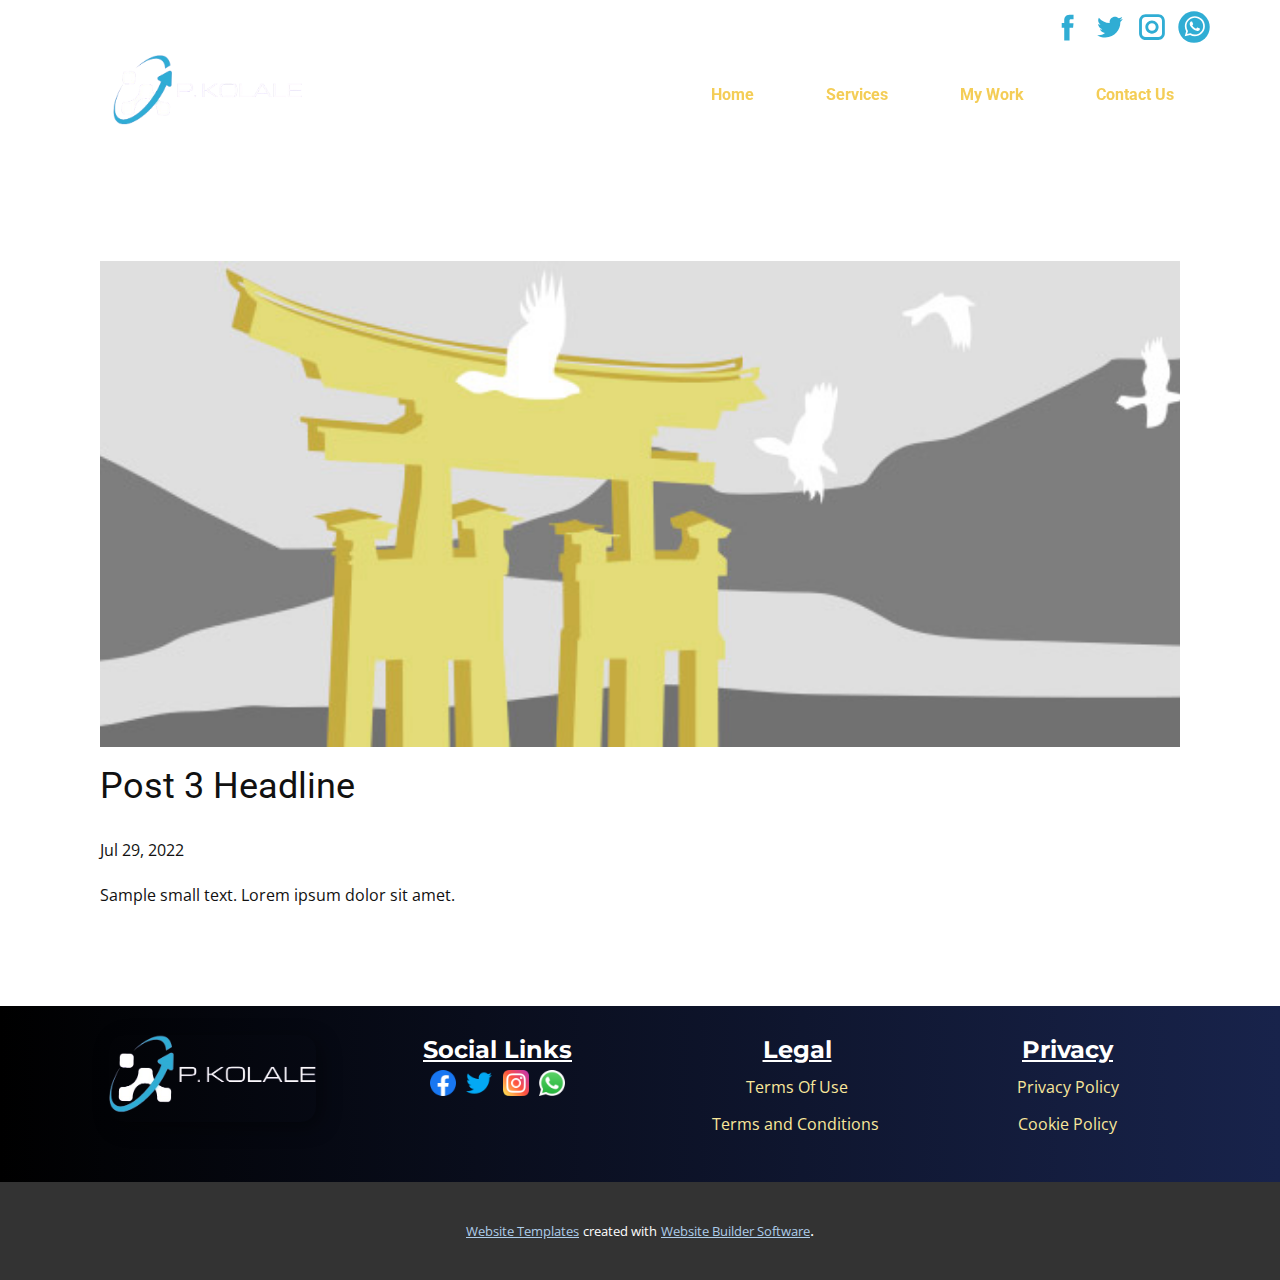
<file: blog/post-2.html>
<!doctype html>
<html style="font-size: 16px;" lang="en"><head>
    <meta name="viewport" content="width=device-width, initial-scale=1.0">
    <meta charset="utf-8">
    <meta name="keywords" content="Post 1 Headline">
    <meta name="description" content="">
    <title>Post 3 Headline</title>
    <link rel="stylesheet" href="../nicepage.css" media="screen">
<link rel="stylesheet" href="../Post-Template.css" media="screen">
    <script class="u-script" type="text/javascript" src="../jquery.js" "="" defer=""></script>
    <script class="u-script" type="text/javascript" src="../nicepage.js" "="" defer=""></script>
    <meta name="generator" content="Nicepage 4.15.8, nicepage.com">
    <link id="u-theme-google-font" rel="stylesheet" href="https://fonts.googleapis.com/css?family=Roboto:100,100i,300,300i,400,400i,500,500i,700,700i,900,900i|Open+Sans:300,300i,400,400i,500,500i,600,600i,700,700i,800,800i">
    <link id="u-page-google-font" rel="stylesheet" href="https://fonts.googleapis.com/css?family=Montserrat:100,100i,200,200i,300,300i,400,400i,500,500i,600,600i,700,700i,800,800i,900,900i">
    
    
    <script type="application/ld+json">{
		"@context": "http://schema.org",
		"@type": "Organization",
		"name": "",
		"logo": "images/pkolale_logo-removebg-preview1.png",
		"sameAs": [
				"https://www.facebook.com/profile.php?id=100087165131884",
				"https://twitter.com/PhillipKolale",
				"https://www.instagram.com/phillip_kolale/",
				"tel:0707385519",
				"https://www.facebook.com/profile.php?id=100087165131884",
				"https://twitter.com/PhillipKolale",
				"https://www.instagram.com/phillip_kolale/",
				"tel:0707385519"
		]
}</script>
    <meta name="theme-color" content="#478ac9">
    <meta name="twitter:site" content="@">
    <meta name="twitter:card" content="summary_large_image">
    <meta name="twitter:title" content="Post Template">
    <meta name="twitter:description" content="">
  </head>
  <body class="u-body u-xl-mode" data-lang="en"><header class="u-header u-shading u-sticky u-sticky-17af u-uploaded-video" id="sec-59f7" data-animation-name="" data-animation-duration="0" data-animation-delay="0" data-animation-direction=""><style class="u-sticky-style" data-style-id="17af">.u-sticky-fixed.u-sticky-17af, .u-body.u-sticky-fixed .u-sticky-17af {
box-shadow: 0 2px 8px 0 rgba(128,128,128,1) !important
}</style><div class="u-clearfix u-sheet u-sheet-1">
        <div class="u-social-icons u-spacing-10 u-social-icons-1">
          <a class="u-social-url" title="facebook" target="_blank" href="https://www.facebook.com/profile.php?id=100087165131884"><span class="u-icon u-social-facebook u-social-icon u-text-custom-color-5 u-icon-1"><svg class="u-svg-link" preserveAspectRatio="xMidYMin slice" viewBox="0 0 112 112" style=""><use xmlns:xlink="http://www.w3.org/1999/xlink" xlink:href="#svg-8aad"></use></svg><svg class="u-svg-content" viewBox="0 0 112 112" x="0" y="0" id="svg-8aad"><path fill="currentColor" d="M75.5,28.8H65.4c-1.5,0-4,0.9-4,4.3v9.4h13.9l-1.5,15.8H61.4v45.1H42.8V58.3h-8.8V42.4h8.8V32.2
c0-7.4,3.4-18.8,18.8-18.8h13.8v15.4H75.5z"></path></svg></span>
          </a>
          <a class="u-social-url" title="twitter" target="_blank" href="https://twitter.com/PhillipKolale"><span class="u-icon u-social-icon u-social-twitter u-text-custom-color-5 u-icon-2"><svg class="u-svg-link" preserveAspectRatio="xMidYMin slice" viewBox="0 0 112 112" style=""><use xmlns:xlink="http://www.w3.org/1999/xlink" xlink:href="#svg-2871"></use></svg><svg class="u-svg-content" viewBox="0 0 112 112" x="0" y="0" id="svg-2871"><path fill="currentColor" d="M92.2,38.2c0,0.8,0,1.6,0,2.3c0,24.3-18.6,52.4-52.6,52.4c-10.6,0.1-20.2-2.9-28.5-8.2
	c1.4,0.2,2.9,0.2,4.4,0.2c8.7,0,16.7-2.9,23-7.9c-8.1-0.2-14.9-5.5-17.3-12.8c1.1,0.2,2.4,0.2,3.4,0.2c1.6,0,3.3-0.2,4.8-0.7
	c-8.4-1.6-14.9-9.2-14.9-18c0-0.2,0-0.2,0-0.2c2.5,1.4,5.4,2.2,8.4,2.3c-5-3.3-8.3-8.9-8.3-15.4c0-3.4,1-6.5,2.5-9.2
	c9.1,11.1,22.7,18.5,38,19.2c-0.2-1.4-0.4-2.8-0.4-4.3c0.1-10,8.3-18.2,18.5-18.2c5.4,0,10.1,2.2,13.5,5.7c4.3-0.8,8.1-2.3,11.7-4.5
	c-1.4,4.3-4.3,7.9-8.1,10.1c3.7-0.4,7.3-1.4,10.6-2.9C98.9,32.3,95.7,35.5,92.2,38.2z"></path></svg></span>
          </a>
          <a class="u-social-url" title="instagram" target="_blank" href="https://www.instagram.com/phillip_kolale/"><span class="u-icon u-social-icon u-social-instagram u-text-custom-color-5 u-icon-3"><svg class="u-svg-link" preserveAspectRatio="xMidYMin slice" viewBox="0 0 112 112" style=""><use xmlns:xlink="http://www.w3.org/1999/xlink" xlink:href="#svg-96eb"></use></svg><svg class="u-svg-content" viewBox="0 0 112 112" x="0" y="0" id="svg-96eb"><path fill="currentColor" d="M55.9,32.9c-12.8,0-23.2,10.4-23.2,23.2s10.4,23.2,23.2,23.2s23.2-10.4,23.2-23.2S68.7,32.9,55.9,32.9z
	 M55.9,69.4c-7.4,0-13.3-6-13.3-13.3c-0.1-7.4,6-13.3,13.3-13.3s13.3,6,13.3,13.3C69.3,63.5,63.3,69.4,55.9,69.4z"></path><path fill="#FFFFFF" d="M79.7,26.8c-3,0-5.4,2.5-5.4,5.4s2.5,5.4,5.4,5.4c3,0,5.4-2.5,5.4-5.4S82.7,26.8,79.7,26.8z"></path><path fill="currentColor" d="M78.2,11H33.5C21,11,10.8,21.3,10.8,33.7v44.7c0,12.6,10.2,22.8,22.7,22.8h44.7c12.6,0,22.7-10.2,22.7-22.7
	V33.7C100.8,21.1,90.6,11,78.2,11z M91,78.4c0,7.1-5.8,12.8-12.8,12.8H33.5c-7.1,0-12.8-5.8-12.8-12.8V33.7
	c0-7.1,5.8-12.8,12.8-12.8h44.7c7.1,0,12.8,5.8,12.8,12.8V78.4z"></path></svg></span>
          </a>
          <a class="u-social-url" target="_blank" data-type="Whatsapp" title="Whatsapp" href="../tel:0707385519"><span class="u-icon u-social-icon u-social-whatsapp u-text-custom-color-5 u-icon-4"><svg class="u-svg-link" preserveAspectRatio="xMidYMin slice" viewBox="0 0 112 112" style=""><use xmlns:xlink="http://www.w3.org/1999/xlink" xlink:href="#svg-3bc7"></use></svg><svg class="u-svg-content" viewBox="0 0 112 112" x="0" y="0" id="svg-3bc7"><circle fill="currentColor" cx="56.1" cy="56.1" r="55"></circle><path fill="#FFFFFF" d="M83.8,28.3C77.2,21.7,68.4,18,59,18c-19.3,0-35.1,15.7-35.1,35.1c0,6.2,1.6,12.2,4.7,17.5l-5,18.2L42.2,84
	c5.1,2.8,10.9,4.3,16.8,4.3h0l0,0c19.3,0,35.1-15.7,35.1-35.1C94.1,43.8,90.5,35,83.8,28.3 M59,82.3L59,82.3
	c-5.2,0-10.4-1.4-14.9-4.1l-1.1-0.6l-11,2.9L35,69.8l-0.7-1.1c-2.9-4.6-4.5-10-4.5-15.5C29.8,37,42.9,24,59,24
	c7.8,0,15.1,3,20.6,8.6c5.5,5.5,8.5,12.8,8.5,20.6C88.2,69.2,75.1,82.3,59,82.3 M75,60.5c-0.9-0.4-5.2-2.6-6-2.9
	c-0.8-0.3-1.4-0.4-2,0.4s-2.3,2.9-2.8,3.4c-0.5,0.6-1,0.7-1.9,0.2c-0.9-0.4-3.7-1.4-7.1-4.4c-2.6-2.3-4.4-5.2-4.9-6.1
	c-0.5-0.9-0.1-1.4,0.4-1.8c0.4-0.4,0.9-1,1.3-1.5c0.4-0.5,0.6-0.9,0.9-1.5c0.3-0.6,0.1-1.1-0.1-1.5c-0.2-0.4-2-4.8-2.7-6.5
	c-0.7-1.7-1.4-1.5-2-1.5c-0.5,0-1.1,0-1.7,0c-0.6,0-1.5,0.2-2.3,1.1c-0.8,0.9-3.1,3-3.1,7.3c0,4.3,3.1,8.5,3.6,9.1
	c0.4,0.6,6.2,9.4,15,13.2c2.1,0.9,3.7,1.4,5,1.8c2.1,0.7,4,0.6,5.5,0.3c1.7-0.3,5.2-2.1,5.9-4.2c0.7-2,0.7-3.8,0.5-4.2
	C76.5,61.1,75.9,60.9,75,60.5"></path></svg></span>
          </a>
        </div>
        <a href="../Home.html" data-page-id="2789819724" class="u-image u-logo u-image-1" data-image-width="500" data-image-height="241" title="Home">
          <img src="../images/pkolale_logo-removebg-preview1.png" class="u-logo-image u-logo-image-1">
        </a>
        <nav data-position="" class="u-menu u-menu-one-level u-offcanvas u-menu-1">
          <div class="menu-collapse" style="font-size: 1rem; letter-spacing: 0px; font-weight: 700;">
            <a class="u-border-2 u-border-white u-button-style u-custom-active-border-color u-custom-border u-custom-border-color u-custom-borders u-custom-color u-custom-hover-border-color u-custom-left-right-menu-spacing u-custom-padding-bottom u-custom-text-active-color u-custom-text-color u-custom-text-hover-color u-custom-top-bottom-menu-spacing u-gradient u-nav-link" href="#" style="padding: 15px 22px; font-size: calc(1em + 30px); background-image: linear-gradient(#30add4, #18234b);">
              <svg class="u-svg-link" viewBox="0 0 24 24"><use xmlns:xlink="http://www.w3.org/1999/xlink" xlink:href="#menu-hamburger"></use></svg>
              <svg class="u-svg-content" version="1.1" id="menu-hamburger" viewBox="0 0 16 16" x="0px" y="0px" xmlns:xlink="http://www.w3.org/1999/xlink" xmlns="http://www.w3.org/2000/svg"><g><rect y="1" width="16" height="2"></rect><rect y="7" width="16" height="2"></rect><rect y="13" width="16" height="2"></rect>
</g></svg>
            </a>
          </div>
          <div class="u-custom-menu u-nav-container">
            <ul class="u-custom-font u-heading-font u-nav u-unstyled u-nav-1"><li class="u-nav-item"><a class="u-button-style u-nav-link u-text-active-custom-color-1 u-text-custom-color-1" href="../Home.html" style="padding: 10px 36px;">Home</a>
</li><li class="u-nav-item"><a class="u-button-style u-nav-link u-text-active-custom-color-1 u-text-custom-color-1" href="../Service.html" style="padding: 10px 36px;">Services</a>
</li><li class="u-nav-item"><a class="u-button-style u-nav-link u-text-active-custom-color-1 u-text-custom-color-1" href="../My-Work.html" style="padding: 10px 36px;">My Work</a>
</li><li class="u-nav-item"><a class="u-button-style u-nav-link u-text-active-custom-color-1 u-text-custom-color-1" href="../Contact.html" style="padding: 10px 36px;">Contact Us</a>
</li></ul>
          </div>
          <div class="u-custom-menu u-nav-container-collapse">
            <div class="u-container-style u-custom-color-5 u-inner-container-layout u-opacity u-opacity-90 u-sidenav">
              <div class="u-inner-container-layout u-sidenav-overflow">
                <div class="u-menu-close"></div>
                <ul class="u-align-center u-custom-font u-heading-font u-nav u-popupmenu-items u-spacing-25 u-unstyled u-nav-2"><li class="u-nav-item"><a class="u-button-style u-nav-link" href="../Home.html">Home</a>
</li><li class="u-nav-item"><a class="u-button-style u-nav-link" href="../Service.html">Services</a>
</li><li class="u-nav-item"><a class="u-button-style u-nav-link" href="../My-Work.html">My Work</a>
</li><li class="u-nav-item"><a class="u-button-style u-nav-link" href="../Contact.html">Contact Us</a>
</li></ul>
              </div>
            </div>
            <div class="u-menu-overlay u-opacity u-opacity-20 u-white"></div>
          </div>
        </nav>
      </div></header>
    <section class="u-align-center u-clearfix u-section-1" id="sec-f41d">
      <div class="u-clearfix u-sheet u-valign-middle-md u-valign-middle-sm u-valign-middle-xs u-sheet-1"><!--post_details--><!--post_details_options_json--><!--{"source":""}--><!--/post_details_options_json--><!--blog_post-->
        <div class="u-container-style u-expanded-width u-post-details u-post-details-1">
          <div class="u-container-layout u-valign-middle u-container-layout-1"><!--blog_post_image-->
            <img alt="" class="u-blog-control u-expanded-width u-image u-image-default u-image-1" src="[data-uri]"><!--/blog_post_image--><!--blog_post_header-->
            <h2 class="u-blog-control u-text u-text-1">Post 3 Headline</h2><!--/blog_post_header--><!--blog_post_metadata-->
            <div class="u-blog-control u-metadata u-metadata-1"><!--blog_post_metadata_date-->
              <span class="u-meta-date u-meta-icon">Jul 29, 2022</span><!--/blog_post_metadata_date--><!--blog_post_metadata_category-->
              <!--/blog_post_metadata_category--><!--blog_post_metadata_comments-->
              <!--/blog_post_metadata_comments-->
            </div><!--/blog_post_metadata--><!--blog_post_content-->
            <div class="u-align-justify u-blog-control u-post-content u-text u-text-2 fr-view">
  Sample small text. Lorem ipsum dolor sit amet.
  </div><!--/blog_post_content-->
          </div>
        </div><!--/blog_post--><!--/post_details-->
      </div>
    </section>
    
    
    <footer class="u-clearfix u-footer u-gradient u-footer" id="sec-d5ab"><div class="u-clearfix u-sheet u-sheet-1">
        <div class="u-clearfix u-expanded-width u-layout-wrap u-layout-wrap-1">
          <div class="u-layout">
            <div class="u-layout-row">
              <div class="u-container-style u-layout-cell u-size-15 u-layout-cell-1">
                <div class="u-container-layout u-valign-top u-container-layout-1">
                  <img class="u-image u-image-round u-radius-15 u-image-1" src="../images/pkolale_logo-removebg-preview1.png" alt="" data-image-width="500" data-image-height="241">
                </div>
              </div>
              <div class="u-container-style u-layout-cell u-size-15 u-layout-cell-2">
                <div class="u-container-layout u-container-layout-2">
                  <h4 class="u-align-center u-custom-font u-font-montserrat u-text u-text-body-alt-color u-text-1">Social Links</h4>
                  <div class="u-social-icons u-spacing-10 u-social-icons-1">
                    <a class="u-social-url" title="facebook" target="_blank" href="https://www.facebook.com/profile.php?id=100087165131884"><span class="u-file-icon u-icon u-social-facebook u-social-icon u-icon-1"><img src="../images/5968764.png" alt=""></span>
                    </a>
                    <a class="u-social-url" title="twitter" target="_blank" href="https://twitter.com/PhillipKolale"><span class="u-file-icon u-icon u-social-icon u-social-twitter u-icon-2"><img src="../images/733579.png" alt=""></span>
                    </a>
                    <a class="u-social-url" title="instagram" target="_blank" href="https://www.instagram.com/phillip_kolale/"><span class="u-file-icon u-icon u-social-icon u-social-instagram u-icon-3"><img src="../images/2111463.png" alt=""></span>
                    </a>
                    <a class="u-social-url" target="_blank" data-type="Whatsapp" title="Whatsapp" href="../tel:0707385519"><span class="u-file-icon u-icon u-social-icon u-social-whatsapp u-icon-4"><img src="../images/5968841.png" alt=""></span>
                    </a>
                  </div>
                </div>
              </div>
              <div class="u-container-style u-layout-cell u-size-15 u-layout-cell-3">
                <div class="u-container-layout u-container-layout-3">
                  <h4 class="u-align-center u-custom-font u-font-montserrat u-text u-text-body-alt-color u-text-2">Legal</h4>
                  <a href="#" class="u-border-1 u-border-active-palette-2-base u-border-hover-palette-1-base u-btn u-button-style u-none u-text-palette-3-light-2 u-btn-1"> Terms Of Use</a>
                  <a href="#" class="u-border-1 u-border-active-palette-2-base u-border-hover-palette-1-base u-btn u-button-style u-none u-text-palette-3-light-2 u-btn-2">Terms and Conditions</a>
                </div>
              </div>
              <div class="u-align-left u-container-style u-layout-cell u-size-15 u-layout-cell-4">
                <div class="u-container-layout u-container-layout-4">
                  <h4 class="u-align-center u-custom-font u-font-montserrat u-text u-text-body-alt-color u-text-3">Privacy</h4>
                  <a href="#" class="u-border-1 u-border-active-palette-2-base u-border-hover-palette-1-base u-btn u-button-style u-none u-text-palette-3-light-2 u-btn-3"> Privacy Policy</a>
                  <a href="#" class="u-border-1 u-border-active-palette-2-base u-border-hover-palette-1-base u-btn u-button-style u-none u-text-palette-3-light-2 u-btn-4"> Cookie Policy</a>
                </div>
              </div>
            </div>
          </div>
        </div>
      </div></footer>
    <section class="u-backlink u-clearfix u-grey-80">
      <a class="u-link" href="https://nicepage.com/website-templates" target="_blank">
        <span>Website Templates</span>
      </a>
      <p class="u-text">
        <span>created with</span>
      </p>
      <a class="u-link" href="" target="_blank">
        <span>Website Builder Software</span>
      </a>. 
    </section>
  
</body></html>
</file>
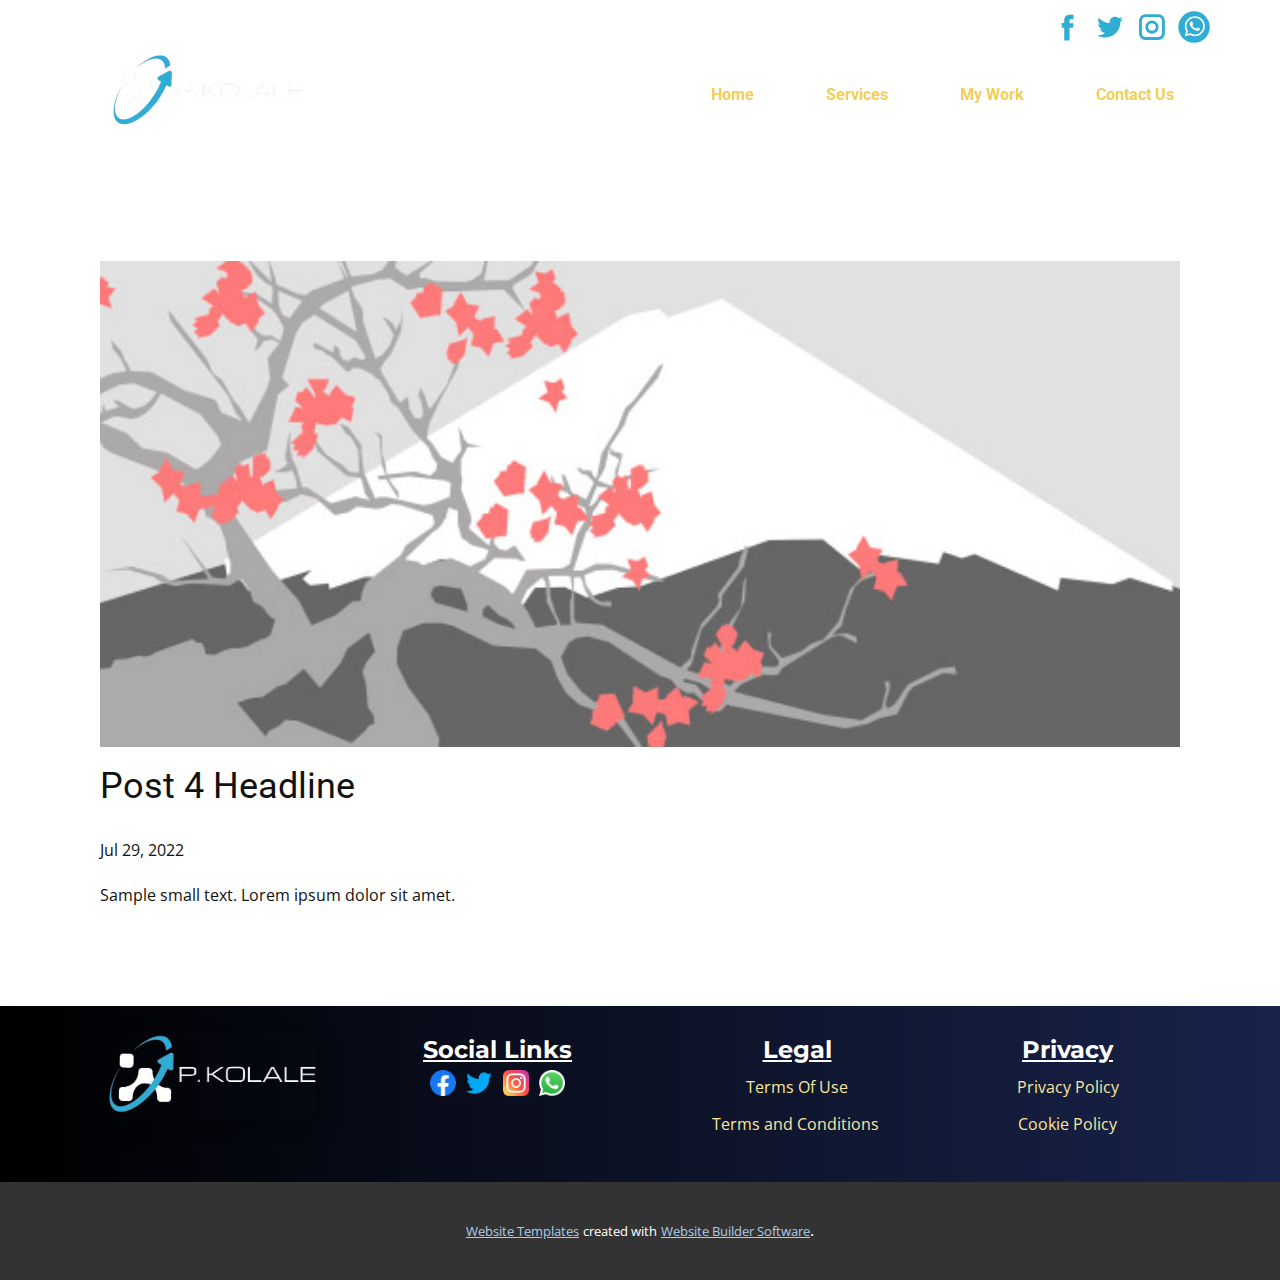
<file: blog/post-3.html>
<!doctype html>
<html style="font-size: 16px;" lang="en"><head>
    <meta name="viewport" content="width=device-width, initial-scale=1.0">
    <meta charset="utf-8">
    <meta name="keywords" content="Post 1 Headline">
    <meta name="description" content="">
    <title>Post 4 Headline</title>
    <link rel="stylesheet" href="../nicepage.css" media="screen">
<link rel="stylesheet" href="../Post-Template.css" media="screen">
    <script class="u-script" type="text/javascript" src="../jquery.js" "="" defer=""></script>
    <script class="u-script" type="text/javascript" src="../nicepage.js" "="" defer=""></script>
    <meta name="generator" content="Nicepage 4.15.8, nicepage.com">
    <link id="u-theme-google-font" rel="stylesheet" href="https://fonts.googleapis.com/css?family=Roboto:100,100i,300,300i,400,400i,500,500i,700,700i,900,900i|Open+Sans:300,300i,400,400i,500,500i,600,600i,700,700i,800,800i">
    <link id="u-page-google-font" rel="stylesheet" href="https://fonts.googleapis.com/css?family=Montserrat:100,100i,200,200i,300,300i,400,400i,500,500i,600,600i,700,700i,800,800i,900,900i">
    
    
    <script type="application/ld+json">{
		"@context": "http://schema.org",
		"@type": "Organization",
		"name": "",
		"logo": "images/pkolale_logo-removebg-preview1.png",
		"sameAs": [
				"https://www.facebook.com/profile.php?id=100087165131884",
				"https://twitter.com/PhillipKolale",
				"https://www.instagram.com/phillip_kolale/",
				"tel:0707385519",
				"https://www.facebook.com/profile.php?id=100087165131884",
				"https://twitter.com/PhillipKolale",
				"https://www.instagram.com/phillip_kolale/",
				"tel:0707385519"
		]
}</script>
    <meta name="theme-color" content="#478ac9">
    <meta name="twitter:site" content="@">
    <meta name="twitter:card" content="summary_large_image">
    <meta name="twitter:title" content="Post Template">
    <meta name="twitter:description" content="">
  </head>
  <body class="u-body u-xl-mode" data-lang="en"><header class="u-header u-shading u-sticky u-sticky-17af u-uploaded-video" id="sec-59f7" data-animation-name="" data-animation-duration="0" data-animation-delay="0" data-animation-direction=""><style class="u-sticky-style" data-style-id="17af">.u-sticky-fixed.u-sticky-17af, .u-body.u-sticky-fixed .u-sticky-17af {
box-shadow: 0 2px 8px 0 rgba(128,128,128,1) !important
}</style><div class="u-clearfix u-sheet u-sheet-1">
        <div class="u-social-icons u-spacing-10 u-social-icons-1">
          <a class="u-social-url" title="facebook" target="_blank" href="https://www.facebook.com/profile.php?id=100087165131884"><span class="u-icon u-social-facebook u-social-icon u-text-custom-color-5 u-icon-1"><svg class="u-svg-link" preserveAspectRatio="xMidYMin slice" viewBox="0 0 112 112" style=""><use xmlns:xlink="http://www.w3.org/1999/xlink" xlink:href="#svg-8aad"></use></svg><svg class="u-svg-content" viewBox="0 0 112 112" x="0" y="0" id="svg-8aad"><path fill="currentColor" d="M75.5,28.8H65.4c-1.5,0-4,0.9-4,4.3v9.4h13.9l-1.5,15.8H61.4v45.1H42.8V58.3h-8.8V42.4h8.8V32.2
c0-7.4,3.4-18.8,18.8-18.8h13.8v15.4H75.5z"></path></svg></span>
          </a>
          <a class="u-social-url" title="twitter" target="_blank" href="https://twitter.com/PhillipKolale"><span class="u-icon u-social-icon u-social-twitter u-text-custom-color-5 u-icon-2"><svg class="u-svg-link" preserveAspectRatio="xMidYMin slice" viewBox="0 0 112 112" style=""><use xmlns:xlink="http://www.w3.org/1999/xlink" xlink:href="#svg-2871"></use></svg><svg class="u-svg-content" viewBox="0 0 112 112" x="0" y="0" id="svg-2871"><path fill="currentColor" d="M92.2,38.2c0,0.8,0,1.6,0,2.3c0,24.3-18.6,52.4-52.6,52.4c-10.6,0.1-20.2-2.9-28.5-8.2
	c1.4,0.2,2.9,0.2,4.4,0.2c8.7,0,16.7-2.9,23-7.9c-8.1-0.2-14.9-5.5-17.3-12.8c1.1,0.2,2.4,0.2,3.4,0.2c1.6,0,3.3-0.2,4.8-0.7
	c-8.4-1.6-14.9-9.2-14.9-18c0-0.2,0-0.2,0-0.2c2.5,1.4,5.4,2.2,8.4,2.3c-5-3.3-8.3-8.9-8.3-15.4c0-3.4,1-6.5,2.5-9.2
	c9.1,11.1,22.7,18.5,38,19.2c-0.2-1.4-0.4-2.8-0.4-4.3c0.1-10,8.3-18.2,18.5-18.2c5.4,0,10.1,2.2,13.5,5.7c4.3-0.8,8.1-2.3,11.7-4.5
	c-1.4,4.3-4.3,7.9-8.1,10.1c3.7-0.4,7.3-1.4,10.6-2.9C98.9,32.3,95.7,35.5,92.2,38.2z"></path></svg></span>
          </a>
          <a class="u-social-url" title="instagram" target="_blank" href="https://www.instagram.com/phillip_kolale/"><span class="u-icon u-social-icon u-social-instagram u-text-custom-color-5 u-icon-3"><svg class="u-svg-link" preserveAspectRatio="xMidYMin slice" viewBox="0 0 112 112" style=""><use xmlns:xlink="http://www.w3.org/1999/xlink" xlink:href="#svg-96eb"></use></svg><svg class="u-svg-content" viewBox="0 0 112 112" x="0" y="0" id="svg-96eb"><path fill="currentColor" d="M55.9,32.9c-12.8,0-23.2,10.4-23.2,23.2s10.4,23.2,23.2,23.2s23.2-10.4,23.2-23.2S68.7,32.9,55.9,32.9z
	 M55.9,69.4c-7.4,0-13.3-6-13.3-13.3c-0.1-7.4,6-13.3,13.3-13.3s13.3,6,13.3,13.3C69.3,63.5,63.3,69.4,55.9,69.4z"></path><path fill="#FFFFFF" d="M79.7,26.8c-3,0-5.4,2.5-5.4,5.4s2.5,5.4,5.4,5.4c3,0,5.4-2.5,5.4-5.4S82.7,26.8,79.7,26.8z"></path><path fill="currentColor" d="M78.2,11H33.5C21,11,10.8,21.3,10.8,33.7v44.7c0,12.6,10.2,22.8,22.7,22.8h44.7c12.6,0,22.7-10.2,22.7-22.7
	V33.7C100.8,21.1,90.6,11,78.2,11z M91,78.4c0,7.1-5.8,12.8-12.8,12.8H33.5c-7.1,0-12.8-5.8-12.8-12.8V33.7
	c0-7.1,5.8-12.8,12.8-12.8h44.7c7.1,0,12.8,5.8,12.8,12.8V78.4z"></path></svg></span>
          </a>
          <a class="u-social-url" target="_blank" data-type="Whatsapp" title="Whatsapp" href="../tel:0707385519"><span class="u-icon u-social-icon u-social-whatsapp u-text-custom-color-5 u-icon-4"><svg class="u-svg-link" preserveAspectRatio="xMidYMin slice" viewBox="0 0 112 112" style=""><use xmlns:xlink="http://www.w3.org/1999/xlink" xlink:href="#svg-3bc7"></use></svg><svg class="u-svg-content" viewBox="0 0 112 112" x="0" y="0" id="svg-3bc7"><circle fill="currentColor" cx="56.1" cy="56.1" r="55"></circle><path fill="#FFFFFF" d="M83.8,28.3C77.2,21.7,68.4,18,59,18c-19.3,0-35.1,15.7-35.1,35.1c0,6.2,1.6,12.2,4.7,17.5l-5,18.2L42.2,84
	c5.1,2.8,10.9,4.3,16.8,4.3h0l0,0c19.3,0,35.1-15.7,35.1-35.1C94.1,43.8,90.5,35,83.8,28.3 M59,82.3L59,82.3
	c-5.2,0-10.4-1.4-14.9-4.1l-1.1-0.6l-11,2.9L35,69.8l-0.7-1.1c-2.9-4.6-4.5-10-4.5-15.5C29.8,37,42.9,24,59,24
	c7.8,0,15.1,3,20.6,8.6c5.5,5.5,8.5,12.8,8.5,20.6C88.2,69.2,75.1,82.3,59,82.3 M75,60.5c-0.9-0.4-5.2-2.6-6-2.9
	c-0.8-0.3-1.4-0.4-2,0.4s-2.3,2.9-2.8,3.4c-0.5,0.6-1,0.7-1.9,0.2c-0.9-0.4-3.7-1.4-7.1-4.4c-2.6-2.3-4.4-5.2-4.9-6.1
	c-0.5-0.9-0.1-1.4,0.4-1.8c0.4-0.4,0.9-1,1.3-1.5c0.4-0.5,0.6-0.9,0.9-1.5c0.3-0.6,0.1-1.1-0.1-1.5c-0.2-0.4-2-4.8-2.7-6.5
	c-0.7-1.7-1.4-1.5-2-1.5c-0.5,0-1.1,0-1.7,0c-0.6,0-1.5,0.2-2.3,1.1c-0.8,0.9-3.1,3-3.1,7.3c0,4.3,3.1,8.5,3.6,9.1
	c0.4,0.6,6.2,9.4,15,13.2c2.1,0.9,3.7,1.4,5,1.8c2.1,0.7,4,0.6,5.5,0.3c1.7-0.3,5.2-2.1,5.9-4.2c0.7-2,0.7-3.8,0.5-4.2
	C76.5,61.1,75.9,60.9,75,60.5"></path></svg></span>
          </a>
        </div>
        <a href="../Home.html" data-page-id="2789819724" class="u-image u-logo u-image-1" data-image-width="500" data-image-height="241" title="Home">
          <img src="../images/pkolale_logo-removebg-preview1.png" class="u-logo-image u-logo-image-1">
        </a>
        <nav data-position="" class="u-menu u-menu-one-level u-offcanvas u-menu-1">
          <div class="menu-collapse" style="font-size: 1rem; letter-spacing: 0px; font-weight: 700;">
            <a class="u-border-2 u-border-white u-button-style u-custom-active-border-color u-custom-border u-custom-border-color u-custom-borders u-custom-color u-custom-hover-border-color u-custom-left-right-menu-spacing u-custom-padding-bottom u-custom-text-active-color u-custom-text-color u-custom-text-hover-color u-custom-top-bottom-menu-spacing u-gradient u-nav-link" href="#" style="padding: 15px 22px; font-size: calc(1em + 30px); background-image: linear-gradient(#30add4, #18234b);">
              <svg class="u-svg-link" viewBox="0 0 24 24"><use xmlns:xlink="http://www.w3.org/1999/xlink" xlink:href="#menu-hamburger"></use></svg>
              <svg class="u-svg-content" version="1.1" id="menu-hamburger" viewBox="0 0 16 16" x="0px" y="0px" xmlns:xlink="http://www.w3.org/1999/xlink" xmlns="http://www.w3.org/2000/svg"><g><rect y="1" width="16" height="2"></rect><rect y="7" width="16" height="2"></rect><rect y="13" width="16" height="2"></rect>
</g></svg>
            </a>
          </div>
          <div class="u-custom-menu u-nav-container">
            <ul class="u-custom-font u-heading-font u-nav u-unstyled u-nav-1"><li class="u-nav-item"><a class="u-button-style u-nav-link u-text-active-custom-color-1 u-text-custom-color-1" href="../Home.html" style="padding: 10px 36px;">Home</a>
</li><li class="u-nav-item"><a class="u-button-style u-nav-link u-text-active-custom-color-1 u-text-custom-color-1" href="../Service.html" style="padding: 10px 36px;">Services</a>
</li><li class="u-nav-item"><a class="u-button-style u-nav-link u-text-active-custom-color-1 u-text-custom-color-1" href="../My-Work.html" style="padding: 10px 36px;">My Work</a>
</li><li class="u-nav-item"><a class="u-button-style u-nav-link u-text-active-custom-color-1 u-text-custom-color-1" href="../Contact.html" style="padding: 10px 36px;">Contact Us</a>
</li></ul>
          </div>
          <div class="u-custom-menu u-nav-container-collapse">
            <div class="u-container-style u-custom-color-5 u-inner-container-layout u-opacity u-opacity-90 u-sidenav">
              <div class="u-inner-container-layout u-sidenav-overflow">
                <div class="u-menu-close"></div>
                <ul class="u-align-center u-custom-font u-heading-font u-nav u-popupmenu-items u-spacing-25 u-unstyled u-nav-2"><li class="u-nav-item"><a class="u-button-style u-nav-link" href="../Home.html">Home</a>
</li><li class="u-nav-item"><a class="u-button-style u-nav-link" href="../Service.html">Services</a>
</li><li class="u-nav-item"><a class="u-button-style u-nav-link" href="../My-Work.html">My Work</a>
</li><li class="u-nav-item"><a class="u-button-style u-nav-link" href="../Contact.html">Contact Us</a>
</li></ul>
              </div>
            </div>
            <div class="u-menu-overlay u-opacity u-opacity-20 u-white"></div>
          </div>
        </nav>
      </div></header>
    <section class="u-align-center u-clearfix u-section-1" id="sec-f41d">
      <div class="u-clearfix u-sheet u-valign-middle-md u-valign-middle-sm u-valign-middle-xs u-sheet-1"><!--post_details--><!--post_details_options_json--><!--{"source":""}--><!--/post_details_options_json--><!--blog_post-->
        <div class="u-container-style u-expanded-width u-post-details u-post-details-1">
          <div class="u-container-layout u-valign-middle u-container-layout-1"><!--blog_post_image-->
            <img alt="" class="u-blog-control u-expanded-width u-image u-image-default u-image-1" src="[data-uri]"><!--/blog_post_image--><!--blog_post_header-->
            <h2 class="u-blog-control u-text u-text-1">Post 4 Headline</h2><!--/blog_post_header--><!--blog_post_metadata-->
            <div class="u-blog-control u-metadata u-metadata-1"><!--blog_post_metadata_date-->
              <span class="u-meta-date u-meta-icon">Jul 29, 2022</span><!--/blog_post_metadata_date--><!--blog_post_metadata_category-->
              <!--/blog_post_metadata_category--><!--blog_post_metadata_comments-->
              <!--/blog_post_metadata_comments-->
            </div><!--/blog_post_metadata--><!--blog_post_content-->
            <div class="u-align-justify u-blog-control u-post-content u-text u-text-2 fr-view">
  Sample small text. Lorem ipsum dolor sit amet.
  </div><!--/blog_post_content-->
          </div>
        </div><!--/blog_post--><!--/post_details-->
      </div>
    </section>
    
    
    <footer class="u-clearfix u-footer u-gradient u-footer" id="sec-d5ab"><div class="u-clearfix u-sheet u-sheet-1">
        <div class="u-clearfix u-expanded-width u-layout-wrap u-layout-wrap-1">
          <div class="u-layout">
            <div class="u-layout-row">
              <div class="u-container-style u-layout-cell u-size-15 u-layout-cell-1">
                <div class="u-container-layout u-valign-top u-container-layout-1">
                  <img class="u-image u-image-round u-radius-15 u-image-1" src="../images/pkolale_logo-removebg-preview1.png" alt="" data-image-width="500" data-image-height="241">
                </div>
              </div>
              <div class="u-container-style u-layout-cell u-size-15 u-layout-cell-2">
                <div class="u-container-layout u-container-layout-2">
                  <h4 class="u-align-center u-custom-font u-font-montserrat u-text u-text-body-alt-color u-text-1">Social Links</h4>
                  <div class="u-social-icons u-spacing-10 u-social-icons-1">
                    <a class="u-social-url" title="facebook" target="_blank" href="https://www.facebook.com/profile.php?id=100087165131884"><span class="u-file-icon u-icon u-social-facebook u-social-icon u-icon-1"><img src="../images/5968764.png" alt=""></span>
                    </a>
                    <a class="u-social-url" title="twitter" target="_blank" href="https://twitter.com/PhillipKolale"><span class="u-file-icon u-icon u-social-icon u-social-twitter u-icon-2"><img src="../images/733579.png" alt=""></span>
                    </a>
                    <a class="u-social-url" title="instagram" target="_blank" href="https://www.instagram.com/phillip_kolale/"><span class="u-file-icon u-icon u-social-icon u-social-instagram u-icon-3"><img src="../images/2111463.png" alt=""></span>
                    </a>
                    <a class="u-social-url" target="_blank" data-type="Whatsapp" title="Whatsapp" href="../tel:0707385519"><span class="u-file-icon u-icon u-social-icon u-social-whatsapp u-icon-4"><img src="../images/5968841.png" alt=""></span>
                    </a>
                  </div>
                </div>
              </div>
              <div class="u-container-style u-layout-cell u-size-15 u-layout-cell-3">
                <div class="u-container-layout u-container-layout-3">
                  <h4 class="u-align-center u-custom-font u-font-montserrat u-text u-text-body-alt-color u-text-2">Legal</h4>
                  <a href="#" class="u-border-1 u-border-active-palette-2-base u-border-hover-palette-1-base u-btn u-button-style u-none u-text-palette-3-light-2 u-btn-1"> Terms Of Use</a>
                  <a href="#" class="u-border-1 u-border-active-palette-2-base u-border-hover-palette-1-base u-btn u-button-style u-none u-text-palette-3-light-2 u-btn-2">Terms and Conditions</a>
                </div>
              </div>
              <div class="u-align-left u-container-style u-layout-cell u-size-15 u-layout-cell-4">
                <div class="u-container-layout u-container-layout-4">
                  <h4 class="u-align-center u-custom-font u-font-montserrat u-text u-text-body-alt-color u-text-3">Privacy</h4>
                  <a href="#" class="u-border-1 u-border-active-palette-2-base u-border-hover-palette-1-base u-btn u-button-style u-none u-text-palette-3-light-2 u-btn-3"> Privacy Policy</a>
                  <a href="#" class="u-border-1 u-border-active-palette-2-base u-border-hover-palette-1-base u-btn u-button-style u-none u-text-palette-3-light-2 u-btn-4"> Cookie Policy</a>
                </div>
              </div>
            </div>
          </div>
        </div>
      </div></footer>
    <section class="u-backlink u-clearfix u-grey-80">
      <a class="u-link" href="https://nicepage.com/website-templates" target="_blank">
        <span>Website Templates</span>
      </a>
      <p class="u-text">
        <span>created with</span>
      </p>
      <a class="u-link" href="" target="_blank">
        <span>Website Builder Software</span>
      </a>. 
    </section>
  
</body></html>
</file>
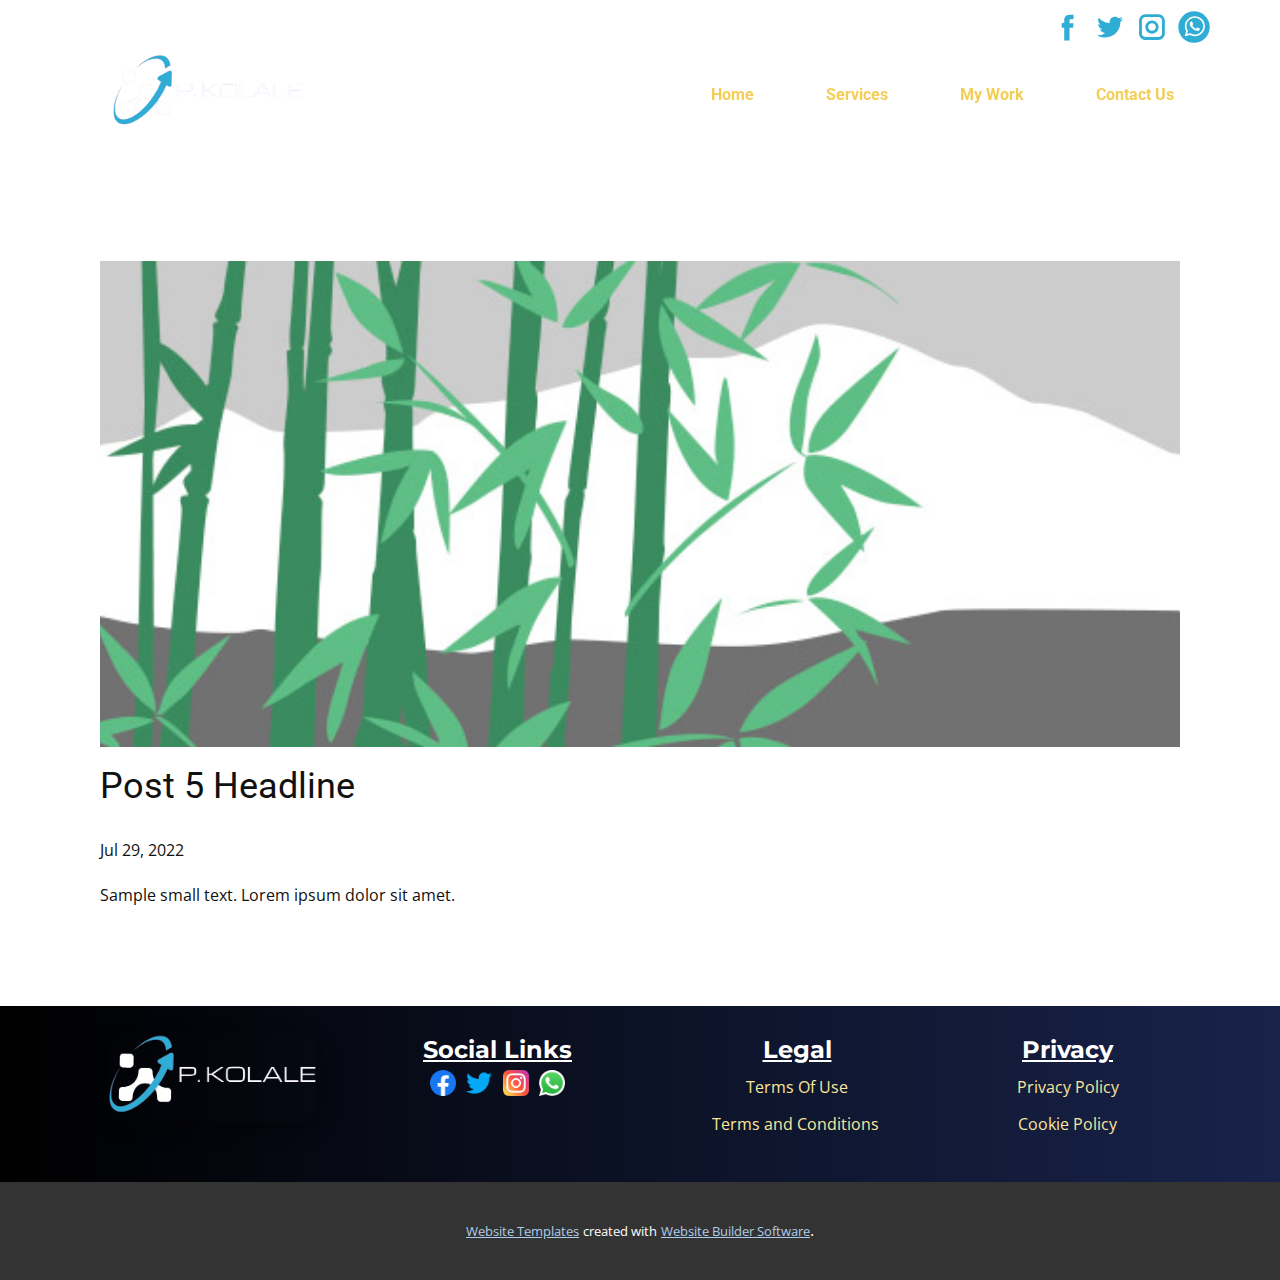
<file: blog/post-4.html>
<!doctype html>
<html style="font-size: 16px;" lang="en"><head>
    <meta name="viewport" content="width=device-width, initial-scale=1.0">
    <meta charset="utf-8">
    <meta name="keywords" content="Post 1 Headline">
    <meta name="description" content="">
    <title>Post 5 Headline</title>
    <link rel="stylesheet" href="../nicepage.css" media="screen">
<link rel="stylesheet" href="../Post-Template.css" media="screen">
    <script class="u-script" type="text/javascript" src="../jquery.js" "="" defer=""></script>
    <script class="u-script" type="text/javascript" src="../nicepage.js" "="" defer=""></script>
    <meta name="generator" content="Nicepage 4.15.8, nicepage.com">
    <link id="u-theme-google-font" rel="stylesheet" href="https://fonts.googleapis.com/css?family=Roboto:100,100i,300,300i,400,400i,500,500i,700,700i,900,900i|Open+Sans:300,300i,400,400i,500,500i,600,600i,700,700i,800,800i">
    <link id="u-page-google-font" rel="stylesheet" href="https://fonts.googleapis.com/css?family=Montserrat:100,100i,200,200i,300,300i,400,400i,500,500i,600,600i,700,700i,800,800i,900,900i">
    
    
    <script type="application/ld+json">{
		"@context": "http://schema.org",
		"@type": "Organization",
		"name": "",
		"logo": "images/pkolale_logo-removebg-preview1.png",
		"sameAs": [
				"https://www.facebook.com/profile.php?id=100087165131884",
				"https://twitter.com/PhillipKolale",
				"https://www.instagram.com/phillip_kolale/",
				"tel:0707385519",
				"https://www.facebook.com/profile.php?id=100087165131884",
				"https://twitter.com/PhillipKolale",
				"https://www.instagram.com/phillip_kolale/",
				"tel:0707385519"
		]
}</script>
    <meta name="theme-color" content="#478ac9">
    <meta name="twitter:site" content="@">
    <meta name="twitter:card" content="summary_large_image">
    <meta name="twitter:title" content="Post Template">
    <meta name="twitter:description" content="">
  </head>
  <body class="u-body u-xl-mode" data-lang="en"><header class="u-header u-shading u-sticky u-sticky-17af u-uploaded-video" id="sec-59f7" data-animation-name="" data-animation-duration="0" data-animation-delay="0" data-animation-direction=""><style class="u-sticky-style" data-style-id="17af">.u-sticky-fixed.u-sticky-17af, .u-body.u-sticky-fixed .u-sticky-17af {
box-shadow: 0 2px 8px 0 rgba(128,128,128,1) !important
}</style><div class="u-clearfix u-sheet u-sheet-1">
        <div class="u-social-icons u-spacing-10 u-social-icons-1">
          <a class="u-social-url" title="facebook" target="_blank" href="https://www.facebook.com/profile.php?id=100087165131884"><span class="u-icon u-social-facebook u-social-icon u-text-custom-color-5 u-icon-1"><svg class="u-svg-link" preserveAspectRatio="xMidYMin slice" viewBox="0 0 112 112" style=""><use xmlns:xlink="http://www.w3.org/1999/xlink" xlink:href="#svg-8aad"></use></svg><svg class="u-svg-content" viewBox="0 0 112 112" x="0" y="0" id="svg-8aad"><path fill="currentColor" d="M75.5,28.8H65.4c-1.5,0-4,0.9-4,4.3v9.4h13.9l-1.5,15.8H61.4v45.1H42.8V58.3h-8.8V42.4h8.8V32.2
c0-7.4,3.4-18.8,18.8-18.8h13.8v15.4H75.5z"></path></svg></span>
          </a>
          <a class="u-social-url" title="twitter" target="_blank" href="https://twitter.com/PhillipKolale"><span class="u-icon u-social-icon u-social-twitter u-text-custom-color-5 u-icon-2"><svg class="u-svg-link" preserveAspectRatio="xMidYMin slice" viewBox="0 0 112 112" style=""><use xmlns:xlink="http://www.w3.org/1999/xlink" xlink:href="#svg-2871"></use></svg><svg class="u-svg-content" viewBox="0 0 112 112" x="0" y="0" id="svg-2871"><path fill="currentColor" d="M92.2,38.2c0,0.8,0,1.6,0,2.3c0,24.3-18.6,52.4-52.6,52.4c-10.6,0.1-20.2-2.9-28.5-8.2
	c1.4,0.2,2.9,0.2,4.4,0.2c8.7,0,16.7-2.9,23-7.9c-8.1-0.2-14.9-5.5-17.3-12.8c1.1,0.2,2.4,0.2,3.4,0.2c1.6,0,3.3-0.2,4.8-0.7
	c-8.4-1.6-14.9-9.2-14.9-18c0-0.2,0-0.2,0-0.2c2.5,1.4,5.4,2.2,8.4,2.3c-5-3.3-8.3-8.9-8.3-15.4c0-3.4,1-6.5,2.5-9.2
	c9.1,11.1,22.7,18.5,38,19.2c-0.2-1.4-0.4-2.8-0.4-4.3c0.1-10,8.3-18.2,18.5-18.2c5.4,0,10.1,2.2,13.5,5.7c4.3-0.8,8.1-2.3,11.7-4.5
	c-1.4,4.3-4.3,7.9-8.1,10.1c3.7-0.4,7.3-1.4,10.6-2.9C98.9,32.3,95.7,35.5,92.2,38.2z"></path></svg></span>
          </a>
          <a class="u-social-url" title="instagram" target="_blank" href="https://www.instagram.com/phillip_kolale/"><span class="u-icon u-social-icon u-social-instagram u-text-custom-color-5 u-icon-3"><svg class="u-svg-link" preserveAspectRatio="xMidYMin slice" viewBox="0 0 112 112" style=""><use xmlns:xlink="http://www.w3.org/1999/xlink" xlink:href="#svg-96eb"></use></svg><svg class="u-svg-content" viewBox="0 0 112 112" x="0" y="0" id="svg-96eb"><path fill="currentColor" d="M55.9,32.9c-12.8,0-23.2,10.4-23.2,23.2s10.4,23.2,23.2,23.2s23.2-10.4,23.2-23.2S68.7,32.9,55.9,32.9z
	 M55.9,69.4c-7.4,0-13.3-6-13.3-13.3c-0.1-7.4,6-13.3,13.3-13.3s13.3,6,13.3,13.3C69.3,63.5,63.3,69.4,55.9,69.4z"></path><path fill="#FFFFFF" d="M79.7,26.8c-3,0-5.4,2.5-5.4,5.4s2.5,5.4,5.4,5.4c3,0,5.4-2.5,5.4-5.4S82.7,26.8,79.7,26.8z"></path><path fill="currentColor" d="M78.2,11H33.5C21,11,10.8,21.3,10.8,33.7v44.7c0,12.6,10.2,22.8,22.7,22.8h44.7c12.6,0,22.7-10.2,22.7-22.7
	V33.7C100.8,21.1,90.6,11,78.2,11z M91,78.4c0,7.1-5.8,12.8-12.8,12.8H33.5c-7.1,0-12.8-5.8-12.8-12.8V33.7
	c0-7.1,5.8-12.8,12.8-12.8h44.7c7.1,0,12.8,5.8,12.8,12.8V78.4z"></path></svg></span>
          </a>
          <a class="u-social-url" target="_blank" data-type="Whatsapp" title="Whatsapp" href="../tel:0707385519"><span class="u-icon u-social-icon u-social-whatsapp u-text-custom-color-5 u-icon-4"><svg class="u-svg-link" preserveAspectRatio="xMidYMin slice" viewBox="0 0 112 112" style=""><use xmlns:xlink="http://www.w3.org/1999/xlink" xlink:href="#svg-3bc7"></use></svg><svg class="u-svg-content" viewBox="0 0 112 112" x="0" y="0" id="svg-3bc7"><circle fill="currentColor" cx="56.1" cy="56.1" r="55"></circle><path fill="#FFFFFF" d="M83.8,28.3C77.2,21.7,68.4,18,59,18c-19.3,0-35.1,15.7-35.1,35.1c0,6.2,1.6,12.2,4.7,17.5l-5,18.2L42.2,84
	c5.1,2.8,10.9,4.3,16.8,4.3h0l0,0c19.3,0,35.1-15.7,35.1-35.1C94.1,43.8,90.5,35,83.8,28.3 M59,82.3L59,82.3
	c-5.2,0-10.4-1.4-14.9-4.1l-1.1-0.6l-11,2.9L35,69.8l-0.7-1.1c-2.9-4.6-4.5-10-4.5-15.5C29.8,37,42.9,24,59,24
	c7.8,0,15.1,3,20.6,8.6c5.5,5.5,8.5,12.8,8.5,20.6C88.2,69.2,75.1,82.3,59,82.3 M75,60.5c-0.9-0.4-5.2-2.6-6-2.9
	c-0.8-0.3-1.4-0.4-2,0.4s-2.3,2.9-2.8,3.4c-0.5,0.6-1,0.7-1.9,0.2c-0.9-0.4-3.7-1.4-7.1-4.4c-2.6-2.3-4.4-5.2-4.9-6.1
	c-0.5-0.9-0.1-1.4,0.4-1.8c0.4-0.4,0.9-1,1.3-1.5c0.4-0.5,0.6-0.9,0.9-1.5c0.3-0.6,0.1-1.1-0.1-1.5c-0.2-0.4-2-4.8-2.7-6.5
	c-0.7-1.7-1.4-1.5-2-1.5c-0.5,0-1.1,0-1.7,0c-0.6,0-1.5,0.2-2.3,1.1c-0.8,0.9-3.1,3-3.1,7.3c0,4.3,3.1,8.5,3.6,9.1
	c0.4,0.6,6.2,9.4,15,13.2c2.1,0.9,3.7,1.4,5,1.8c2.1,0.7,4,0.6,5.5,0.3c1.7-0.3,5.2-2.1,5.9-4.2c0.7-2,0.7-3.8,0.5-4.2
	C76.5,61.1,75.9,60.9,75,60.5"></path></svg></span>
          </a>
        </div>
        <a href="../Home.html" data-page-id="2789819724" class="u-image u-logo u-image-1" data-image-width="500" data-image-height="241" title="Home">
          <img src="../images/pkolale_logo-removebg-preview1.png" class="u-logo-image u-logo-image-1">
        </a>
        <nav data-position="" class="u-menu u-menu-one-level u-offcanvas u-menu-1">
          <div class="menu-collapse" style="font-size: 1rem; letter-spacing: 0px; font-weight: 700;">
            <a class="u-border-2 u-border-white u-button-style u-custom-active-border-color u-custom-border u-custom-border-color u-custom-borders u-custom-color u-custom-hover-border-color u-custom-left-right-menu-spacing u-custom-padding-bottom u-custom-text-active-color u-custom-text-color u-custom-text-hover-color u-custom-top-bottom-menu-spacing u-gradient u-nav-link" href="#" style="padding: 15px 22px; font-size: calc(1em + 30px); background-image: linear-gradient(#30add4, #18234b);">
              <svg class="u-svg-link" viewBox="0 0 24 24"><use xmlns:xlink="http://www.w3.org/1999/xlink" xlink:href="#menu-hamburger"></use></svg>
              <svg class="u-svg-content" version="1.1" id="menu-hamburger" viewBox="0 0 16 16" x="0px" y="0px" xmlns:xlink="http://www.w3.org/1999/xlink" xmlns="http://www.w3.org/2000/svg"><g><rect y="1" width="16" height="2"></rect><rect y="7" width="16" height="2"></rect><rect y="13" width="16" height="2"></rect>
</g></svg>
            </a>
          </div>
          <div class="u-custom-menu u-nav-container">
            <ul class="u-custom-font u-heading-font u-nav u-unstyled u-nav-1"><li class="u-nav-item"><a class="u-button-style u-nav-link u-text-active-custom-color-1 u-text-custom-color-1" href="../Home.html" style="padding: 10px 36px;">Home</a>
</li><li class="u-nav-item"><a class="u-button-style u-nav-link u-text-active-custom-color-1 u-text-custom-color-1" href="../Service.html" style="padding: 10px 36px;">Services</a>
</li><li class="u-nav-item"><a class="u-button-style u-nav-link u-text-active-custom-color-1 u-text-custom-color-1" href="../My-Work.html" style="padding: 10px 36px;">My Work</a>
</li><li class="u-nav-item"><a class="u-button-style u-nav-link u-text-active-custom-color-1 u-text-custom-color-1" href="../Contact.html" style="padding: 10px 36px;">Contact Us</a>
</li></ul>
          </div>
          <div class="u-custom-menu u-nav-container-collapse">
            <div class="u-container-style u-custom-color-5 u-inner-container-layout u-opacity u-opacity-90 u-sidenav">
              <div class="u-inner-container-layout u-sidenav-overflow">
                <div class="u-menu-close"></div>
                <ul class="u-align-center u-custom-font u-heading-font u-nav u-popupmenu-items u-spacing-25 u-unstyled u-nav-2"><li class="u-nav-item"><a class="u-button-style u-nav-link" href="../Home.html">Home</a>
</li><li class="u-nav-item"><a class="u-button-style u-nav-link" href="../Service.html">Services</a>
</li><li class="u-nav-item"><a class="u-button-style u-nav-link" href="../My-Work.html">My Work</a>
</li><li class="u-nav-item"><a class="u-button-style u-nav-link" href="../Contact.html">Contact Us</a>
</li></ul>
              </div>
            </div>
            <div class="u-menu-overlay u-opacity u-opacity-20 u-white"></div>
          </div>
        </nav>
      </div></header>
    <section class="u-align-center u-clearfix u-section-1" id="sec-f41d">
      <div class="u-clearfix u-sheet u-valign-middle-md u-valign-middle-sm u-valign-middle-xs u-sheet-1"><!--post_details--><!--post_details_options_json--><!--{"source":""}--><!--/post_details_options_json--><!--blog_post-->
        <div class="u-container-style u-expanded-width u-post-details u-post-details-1">
          <div class="u-container-layout u-valign-middle u-container-layout-1"><!--blog_post_image-->
            <img alt="" class="u-blog-control u-expanded-width u-image u-image-default u-image-1" src="[data-uri]"><!--/blog_post_image--><!--blog_post_header-->
            <h2 class="u-blog-control u-text u-text-1">Post 5 Headline</h2><!--/blog_post_header--><!--blog_post_metadata-->
            <div class="u-blog-control u-metadata u-metadata-1"><!--blog_post_metadata_date-->
              <span class="u-meta-date u-meta-icon">Jul 29, 2022</span><!--/blog_post_metadata_date--><!--blog_post_metadata_category-->
              <!--/blog_post_metadata_category--><!--blog_post_metadata_comments-->
              <!--/blog_post_metadata_comments-->
            </div><!--/blog_post_metadata--><!--blog_post_content-->
            <div class="u-align-justify u-blog-control u-post-content u-text u-text-2 fr-view">
  Sample small text. Lorem ipsum dolor sit amet.
  </div><!--/blog_post_content-->
          </div>
        </div><!--/blog_post--><!--/post_details-->
      </div>
    </section>
    
    
    <footer class="u-clearfix u-footer u-gradient u-footer" id="sec-d5ab"><div class="u-clearfix u-sheet u-sheet-1">
        <div class="u-clearfix u-expanded-width u-layout-wrap u-layout-wrap-1">
          <div class="u-layout">
            <div class="u-layout-row">
              <div class="u-container-style u-layout-cell u-size-15 u-layout-cell-1">
                <div class="u-container-layout u-valign-top u-container-layout-1">
                  <img class="u-image u-image-round u-radius-15 u-image-1" src="../images/pkolale_logo-removebg-preview1.png" alt="" data-image-width="500" data-image-height="241">
                </div>
              </div>
              <div class="u-container-style u-layout-cell u-size-15 u-layout-cell-2">
                <div class="u-container-layout u-container-layout-2">
                  <h4 class="u-align-center u-custom-font u-font-montserrat u-text u-text-body-alt-color u-text-1">Social Links</h4>
                  <div class="u-social-icons u-spacing-10 u-social-icons-1">
                    <a class="u-social-url" title="facebook" target="_blank" href="https://www.facebook.com/profile.php?id=100087165131884"><span class="u-file-icon u-icon u-social-facebook u-social-icon u-icon-1"><img src="../images/5968764.png" alt=""></span>
                    </a>
                    <a class="u-social-url" title="twitter" target="_blank" href="https://twitter.com/PhillipKolale"><span class="u-file-icon u-icon u-social-icon u-social-twitter u-icon-2"><img src="../images/733579.png" alt=""></span>
                    </a>
                    <a class="u-social-url" title="instagram" target="_blank" href="https://www.instagram.com/phillip_kolale/"><span class="u-file-icon u-icon u-social-icon u-social-instagram u-icon-3"><img src="../images/2111463.png" alt=""></span>
                    </a>
                    <a class="u-social-url" target="_blank" data-type="Whatsapp" title="Whatsapp" href="../tel:0707385519"><span class="u-file-icon u-icon u-social-icon u-social-whatsapp u-icon-4"><img src="../images/5968841.png" alt=""></span>
                    </a>
                  </div>
                </div>
              </div>
              <div class="u-container-style u-layout-cell u-size-15 u-layout-cell-3">
                <div class="u-container-layout u-container-layout-3">
                  <h4 class="u-align-center u-custom-font u-font-montserrat u-text u-text-body-alt-color u-text-2">Legal</h4>
                  <a href="#" class="u-border-1 u-border-active-palette-2-base u-border-hover-palette-1-base u-btn u-button-style u-none u-text-palette-3-light-2 u-btn-1"> Terms Of Use</a>
                  <a href="#" class="u-border-1 u-border-active-palette-2-base u-border-hover-palette-1-base u-btn u-button-style u-none u-text-palette-3-light-2 u-btn-2">Terms and Conditions</a>
                </div>
              </div>
              <div class="u-align-left u-container-style u-layout-cell u-size-15 u-layout-cell-4">
                <div class="u-container-layout u-container-layout-4">
                  <h4 class="u-align-center u-custom-font u-font-montserrat u-text u-text-body-alt-color u-text-3">Privacy</h4>
                  <a href="#" class="u-border-1 u-border-active-palette-2-base u-border-hover-palette-1-base u-btn u-button-style u-none u-text-palette-3-light-2 u-btn-3"> Privacy Policy</a>
                  <a href="#" class="u-border-1 u-border-active-palette-2-base u-border-hover-palette-1-base u-btn u-button-style u-none u-text-palette-3-light-2 u-btn-4"> Cookie Policy</a>
                </div>
              </div>
            </div>
          </div>
        </div>
      </div></footer>
    <section class="u-backlink u-clearfix u-grey-80">
      <a class="u-link" href="https://nicepage.com/website-templates" target="_blank">
        <span>Website Templates</span>
      </a>
      <p class="u-text">
        <span>created with</span>
      </p>
      <a class="u-link" href="" target="_blank">
        <span>Website Builder Software</span>
      </a>. 
    </section>
  
</body></html>
</file>
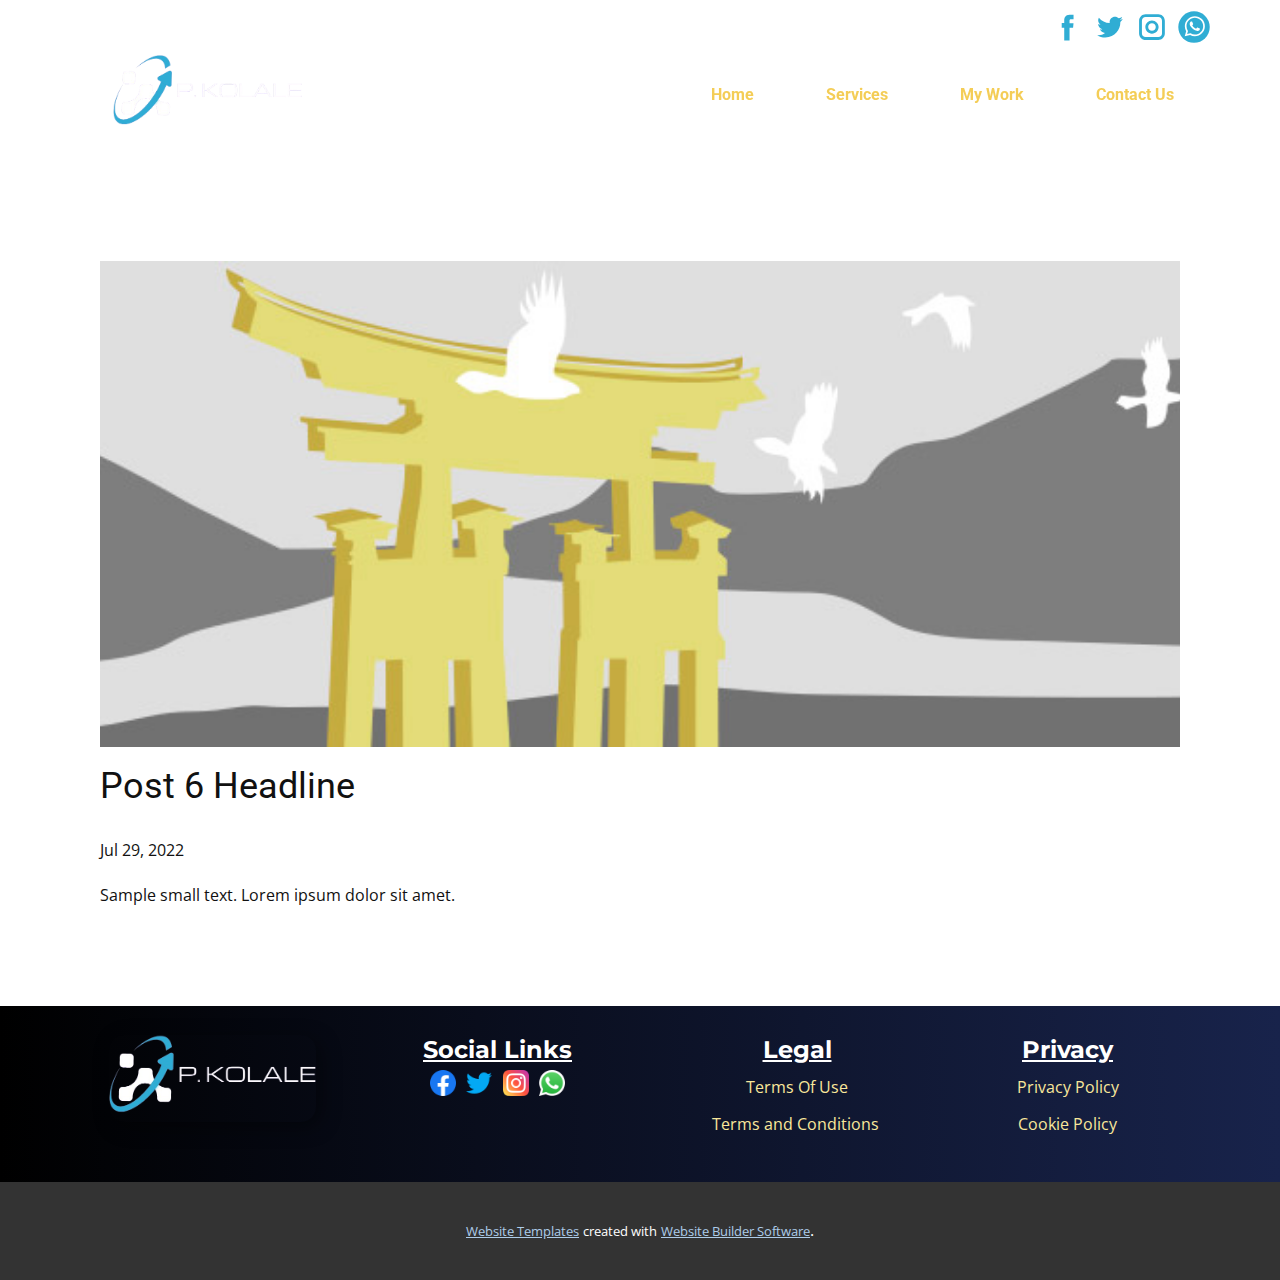
<file: blog/post-5.html>
<!doctype html>
<html style="font-size: 16px;" lang="en"><head>
    <meta name="viewport" content="width=device-width, initial-scale=1.0">
    <meta charset="utf-8">
    <meta name="keywords" content="Post 1 Headline">
    <meta name="description" content="">
    <title>Post 6 Headline</title>
    <link rel="stylesheet" href="../nicepage.css" media="screen">
<link rel="stylesheet" href="../Post-Template.css" media="screen">
    <script class="u-script" type="text/javascript" src="../jquery.js" "="" defer=""></script>
    <script class="u-script" type="text/javascript" src="../nicepage.js" "="" defer=""></script>
    <meta name="generator" content="Nicepage 4.15.8, nicepage.com">
    <link id="u-theme-google-font" rel="stylesheet" href="https://fonts.googleapis.com/css?family=Roboto:100,100i,300,300i,400,400i,500,500i,700,700i,900,900i|Open+Sans:300,300i,400,400i,500,500i,600,600i,700,700i,800,800i">
    <link id="u-page-google-font" rel="stylesheet" href="https://fonts.googleapis.com/css?family=Montserrat:100,100i,200,200i,300,300i,400,400i,500,500i,600,600i,700,700i,800,800i,900,900i">
    
    
    <script type="application/ld+json">{
		"@context": "http://schema.org",
		"@type": "Organization",
		"name": "",
		"logo": "images/pkolale_logo-removebg-preview1.png",
		"sameAs": [
				"https://www.facebook.com/profile.php?id=100087165131884",
				"https://twitter.com/PhillipKolale",
				"https://www.instagram.com/phillip_kolale/",
				"tel:0707385519",
				"https://www.facebook.com/profile.php?id=100087165131884",
				"https://twitter.com/PhillipKolale",
				"https://www.instagram.com/phillip_kolale/",
				"tel:0707385519"
		]
}</script>
    <meta name="theme-color" content="#478ac9">
    <meta name="twitter:site" content="@">
    <meta name="twitter:card" content="summary_large_image">
    <meta name="twitter:title" content="Post Template">
    <meta name="twitter:description" content="">
  </head>
  <body class="u-body u-xl-mode" data-lang="en"><header class="u-header u-shading u-sticky u-sticky-17af u-uploaded-video" id="sec-59f7" data-animation-name="" data-animation-duration="0" data-animation-delay="0" data-animation-direction=""><style class="u-sticky-style" data-style-id="17af">.u-sticky-fixed.u-sticky-17af, .u-body.u-sticky-fixed .u-sticky-17af {
box-shadow: 0 2px 8px 0 rgba(128,128,128,1) !important
}</style><div class="u-clearfix u-sheet u-sheet-1">
        <div class="u-social-icons u-spacing-10 u-social-icons-1">
          <a class="u-social-url" title="facebook" target="_blank" href="https://www.facebook.com/profile.php?id=100087165131884"><span class="u-icon u-social-facebook u-social-icon u-text-custom-color-5 u-icon-1"><svg class="u-svg-link" preserveAspectRatio="xMidYMin slice" viewBox="0 0 112 112" style=""><use xmlns:xlink="http://www.w3.org/1999/xlink" xlink:href="#svg-8aad"></use></svg><svg class="u-svg-content" viewBox="0 0 112 112" x="0" y="0" id="svg-8aad"><path fill="currentColor" d="M75.5,28.8H65.4c-1.5,0-4,0.9-4,4.3v9.4h13.9l-1.5,15.8H61.4v45.1H42.8V58.3h-8.8V42.4h8.8V32.2
c0-7.4,3.4-18.8,18.8-18.8h13.8v15.4H75.5z"></path></svg></span>
          </a>
          <a class="u-social-url" title="twitter" target="_blank" href="https://twitter.com/PhillipKolale"><span class="u-icon u-social-icon u-social-twitter u-text-custom-color-5 u-icon-2"><svg class="u-svg-link" preserveAspectRatio="xMidYMin slice" viewBox="0 0 112 112" style=""><use xmlns:xlink="http://www.w3.org/1999/xlink" xlink:href="#svg-2871"></use></svg><svg class="u-svg-content" viewBox="0 0 112 112" x="0" y="0" id="svg-2871"><path fill="currentColor" d="M92.2,38.2c0,0.8,0,1.6,0,2.3c0,24.3-18.6,52.4-52.6,52.4c-10.6,0.1-20.2-2.9-28.5-8.2
	c1.4,0.2,2.9,0.2,4.4,0.2c8.7,0,16.7-2.9,23-7.9c-8.1-0.2-14.9-5.5-17.3-12.8c1.1,0.2,2.4,0.2,3.4,0.2c1.6,0,3.3-0.2,4.8-0.7
	c-8.4-1.6-14.9-9.2-14.9-18c0-0.2,0-0.2,0-0.2c2.5,1.4,5.4,2.2,8.4,2.3c-5-3.3-8.3-8.9-8.3-15.4c0-3.4,1-6.5,2.5-9.2
	c9.1,11.1,22.7,18.5,38,19.2c-0.2-1.4-0.4-2.8-0.4-4.3c0.1-10,8.3-18.2,18.5-18.2c5.4,0,10.1,2.2,13.5,5.7c4.3-0.8,8.1-2.3,11.7-4.5
	c-1.4,4.3-4.3,7.9-8.1,10.1c3.7-0.4,7.3-1.4,10.6-2.9C98.9,32.3,95.7,35.5,92.2,38.2z"></path></svg></span>
          </a>
          <a class="u-social-url" title="instagram" target="_blank" href="https://www.instagram.com/phillip_kolale/"><span class="u-icon u-social-icon u-social-instagram u-text-custom-color-5 u-icon-3"><svg class="u-svg-link" preserveAspectRatio="xMidYMin slice" viewBox="0 0 112 112" style=""><use xmlns:xlink="http://www.w3.org/1999/xlink" xlink:href="#svg-96eb"></use></svg><svg class="u-svg-content" viewBox="0 0 112 112" x="0" y="0" id="svg-96eb"><path fill="currentColor" d="M55.9,32.9c-12.8,0-23.2,10.4-23.2,23.2s10.4,23.2,23.2,23.2s23.2-10.4,23.2-23.2S68.7,32.9,55.9,32.9z
	 M55.9,69.4c-7.4,0-13.3-6-13.3-13.3c-0.1-7.4,6-13.3,13.3-13.3s13.3,6,13.3,13.3C69.3,63.5,63.3,69.4,55.9,69.4z"></path><path fill="#FFFFFF" d="M79.7,26.8c-3,0-5.4,2.5-5.4,5.4s2.5,5.4,5.4,5.4c3,0,5.4-2.5,5.4-5.4S82.7,26.8,79.7,26.8z"></path><path fill="currentColor" d="M78.2,11H33.5C21,11,10.8,21.3,10.8,33.7v44.7c0,12.6,10.2,22.8,22.7,22.8h44.7c12.6,0,22.7-10.2,22.7-22.7
	V33.7C100.8,21.1,90.6,11,78.2,11z M91,78.4c0,7.1-5.8,12.8-12.8,12.8H33.5c-7.1,0-12.8-5.8-12.8-12.8V33.7
	c0-7.1,5.8-12.8,12.8-12.8h44.7c7.1,0,12.8,5.8,12.8,12.8V78.4z"></path></svg></span>
          </a>
          <a class="u-social-url" target="_blank" data-type="Whatsapp" title="Whatsapp" href="../tel:0707385519"><span class="u-icon u-social-icon u-social-whatsapp u-text-custom-color-5 u-icon-4"><svg class="u-svg-link" preserveAspectRatio="xMidYMin slice" viewBox="0 0 112 112" style=""><use xmlns:xlink="http://www.w3.org/1999/xlink" xlink:href="#svg-3bc7"></use></svg><svg class="u-svg-content" viewBox="0 0 112 112" x="0" y="0" id="svg-3bc7"><circle fill="currentColor" cx="56.1" cy="56.1" r="55"></circle><path fill="#FFFFFF" d="M83.8,28.3C77.2,21.7,68.4,18,59,18c-19.3,0-35.1,15.7-35.1,35.1c0,6.2,1.6,12.2,4.7,17.5l-5,18.2L42.2,84
	c5.1,2.8,10.9,4.3,16.8,4.3h0l0,0c19.3,0,35.1-15.7,35.1-35.1C94.1,43.8,90.5,35,83.8,28.3 M59,82.3L59,82.3
	c-5.2,0-10.4-1.4-14.9-4.1l-1.1-0.6l-11,2.9L35,69.8l-0.7-1.1c-2.9-4.6-4.5-10-4.5-15.5C29.8,37,42.9,24,59,24
	c7.8,0,15.1,3,20.6,8.6c5.5,5.5,8.5,12.8,8.5,20.6C88.2,69.2,75.1,82.3,59,82.3 M75,60.5c-0.9-0.4-5.2-2.6-6-2.9
	c-0.8-0.3-1.4-0.4-2,0.4s-2.3,2.9-2.8,3.4c-0.5,0.6-1,0.7-1.9,0.2c-0.9-0.4-3.7-1.4-7.1-4.4c-2.6-2.3-4.4-5.2-4.9-6.1
	c-0.5-0.9-0.1-1.4,0.4-1.8c0.4-0.4,0.9-1,1.3-1.5c0.4-0.5,0.6-0.9,0.9-1.5c0.3-0.6,0.1-1.1-0.1-1.5c-0.2-0.4-2-4.8-2.7-6.5
	c-0.7-1.7-1.4-1.5-2-1.5c-0.5,0-1.1,0-1.7,0c-0.6,0-1.5,0.2-2.3,1.1c-0.8,0.9-3.1,3-3.1,7.3c0,4.3,3.1,8.5,3.6,9.1
	c0.4,0.6,6.2,9.4,15,13.2c2.1,0.9,3.7,1.4,5,1.8c2.1,0.7,4,0.6,5.5,0.3c1.7-0.3,5.2-2.1,5.9-4.2c0.7-2,0.7-3.8,0.5-4.2
	C76.5,61.1,75.9,60.9,75,60.5"></path></svg></span>
          </a>
        </div>
        <a href="../Home.html" data-page-id="2789819724" class="u-image u-logo u-image-1" data-image-width="500" data-image-height="241" title="Home">
          <img src="../images/pkolale_logo-removebg-preview1.png" class="u-logo-image u-logo-image-1">
        </a>
        <nav data-position="" class="u-menu u-menu-one-level u-offcanvas u-menu-1">
          <div class="menu-collapse" style="font-size: 1rem; letter-spacing: 0px; font-weight: 700;">
            <a class="u-border-2 u-border-white u-button-style u-custom-active-border-color u-custom-border u-custom-border-color u-custom-borders u-custom-color u-custom-hover-border-color u-custom-left-right-menu-spacing u-custom-padding-bottom u-custom-text-active-color u-custom-text-color u-custom-text-hover-color u-custom-top-bottom-menu-spacing u-gradient u-nav-link" href="#" style="padding: 15px 22px; font-size: calc(1em + 30px); background-image: linear-gradient(#30add4, #18234b);">
              <svg class="u-svg-link" viewBox="0 0 24 24"><use xmlns:xlink="http://www.w3.org/1999/xlink" xlink:href="#menu-hamburger"></use></svg>
              <svg class="u-svg-content" version="1.1" id="menu-hamburger" viewBox="0 0 16 16" x="0px" y="0px" xmlns:xlink="http://www.w3.org/1999/xlink" xmlns="http://www.w3.org/2000/svg"><g><rect y="1" width="16" height="2"></rect><rect y="7" width="16" height="2"></rect><rect y="13" width="16" height="2"></rect>
</g></svg>
            </a>
          </div>
          <div class="u-custom-menu u-nav-container">
            <ul class="u-custom-font u-heading-font u-nav u-unstyled u-nav-1"><li class="u-nav-item"><a class="u-button-style u-nav-link u-text-active-custom-color-1 u-text-custom-color-1" href="../Home.html" style="padding: 10px 36px;">Home</a>
</li><li class="u-nav-item"><a class="u-button-style u-nav-link u-text-active-custom-color-1 u-text-custom-color-1" href="../Service.html" style="padding: 10px 36px;">Services</a>
</li><li class="u-nav-item"><a class="u-button-style u-nav-link u-text-active-custom-color-1 u-text-custom-color-1" href="../My-Work.html" style="padding: 10px 36px;">My Work</a>
</li><li class="u-nav-item"><a class="u-button-style u-nav-link u-text-active-custom-color-1 u-text-custom-color-1" href="../Contact.html" style="padding: 10px 36px;">Contact Us</a>
</li></ul>
          </div>
          <div class="u-custom-menu u-nav-container-collapse">
            <div class="u-container-style u-custom-color-5 u-inner-container-layout u-opacity u-opacity-90 u-sidenav">
              <div class="u-inner-container-layout u-sidenav-overflow">
                <div class="u-menu-close"></div>
                <ul class="u-align-center u-custom-font u-heading-font u-nav u-popupmenu-items u-spacing-25 u-unstyled u-nav-2"><li class="u-nav-item"><a class="u-button-style u-nav-link" href="../Home.html">Home</a>
</li><li class="u-nav-item"><a class="u-button-style u-nav-link" href="../Service.html">Services</a>
</li><li class="u-nav-item"><a class="u-button-style u-nav-link" href="../My-Work.html">My Work</a>
</li><li class="u-nav-item"><a class="u-button-style u-nav-link" href="../Contact.html">Contact Us</a>
</li></ul>
              </div>
            </div>
            <div class="u-menu-overlay u-opacity u-opacity-20 u-white"></div>
          </div>
        </nav>
      </div></header>
    <section class="u-align-center u-clearfix u-section-1" id="sec-f41d">
      <div class="u-clearfix u-sheet u-valign-middle-md u-valign-middle-sm u-valign-middle-xs u-sheet-1"><!--post_details--><!--post_details_options_json--><!--{"source":""}--><!--/post_details_options_json--><!--blog_post-->
        <div class="u-container-style u-expanded-width u-post-details u-post-details-1">
          <div class="u-container-layout u-valign-middle u-container-layout-1"><!--blog_post_image-->
            <img alt="" class="u-blog-control u-expanded-width u-image u-image-default u-image-1" src="[data-uri]"><!--/blog_post_image--><!--blog_post_header-->
            <h2 class="u-blog-control u-text u-text-1">Post 6 Headline</h2><!--/blog_post_header--><!--blog_post_metadata-->
            <div class="u-blog-control u-metadata u-metadata-1"><!--blog_post_metadata_date-->
              <span class="u-meta-date u-meta-icon">Jul 29, 2022</span><!--/blog_post_metadata_date--><!--blog_post_metadata_category-->
              <!--/blog_post_metadata_category--><!--blog_post_metadata_comments-->
              <!--/blog_post_metadata_comments-->
            </div><!--/blog_post_metadata--><!--blog_post_content-->
            <div class="u-align-justify u-blog-control u-post-content u-text u-text-2 fr-view">
  Sample small text. Lorem ipsum dolor sit amet.
  </div><!--/blog_post_content-->
          </div>
        </div><!--/blog_post--><!--/post_details-->
      </div>
    </section>
    
    
    <footer class="u-clearfix u-footer u-gradient u-footer" id="sec-d5ab"><div class="u-clearfix u-sheet u-sheet-1">
        <div class="u-clearfix u-expanded-width u-layout-wrap u-layout-wrap-1">
          <div class="u-layout">
            <div class="u-layout-row">
              <div class="u-container-style u-layout-cell u-size-15 u-layout-cell-1">
                <div class="u-container-layout u-valign-top u-container-layout-1">
                  <img class="u-image u-image-round u-radius-15 u-image-1" src="../images/pkolale_logo-removebg-preview1.png" alt="" data-image-width="500" data-image-height="241">
                </div>
              </div>
              <div class="u-container-style u-layout-cell u-size-15 u-layout-cell-2">
                <div class="u-container-layout u-container-layout-2">
                  <h4 class="u-align-center u-custom-font u-font-montserrat u-text u-text-body-alt-color u-text-1">Social Links</h4>
                  <div class="u-social-icons u-spacing-10 u-social-icons-1">
                    <a class="u-social-url" title="facebook" target="_blank" href="https://www.facebook.com/profile.php?id=100087165131884"><span class="u-file-icon u-icon u-social-facebook u-social-icon u-icon-1"><img src="../images/5968764.png" alt=""></span>
                    </a>
                    <a class="u-social-url" title="twitter" target="_blank" href="https://twitter.com/PhillipKolale"><span class="u-file-icon u-icon u-social-icon u-social-twitter u-icon-2"><img src="../images/733579.png" alt=""></span>
                    </a>
                    <a class="u-social-url" title="instagram" target="_blank" href="https://www.instagram.com/phillip_kolale/"><span class="u-file-icon u-icon u-social-icon u-social-instagram u-icon-3"><img src="../images/2111463.png" alt=""></span>
                    </a>
                    <a class="u-social-url" target="_blank" data-type="Whatsapp" title="Whatsapp" href="../tel:0707385519"><span class="u-file-icon u-icon u-social-icon u-social-whatsapp u-icon-4"><img src="../images/5968841.png" alt=""></span>
                    </a>
                  </div>
                </div>
              </div>
              <div class="u-container-style u-layout-cell u-size-15 u-layout-cell-3">
                <div class="u-container-layout u-container-layout-3">
                  <h4 class="u-align-center u-custom-font u-font-montserrat u-text u-text-body-alt-color u-text-2">Legal</h4>
                  <a href="#" class="u-border-1 u-border-active-palette-2-base u-border-hover-palette-1-base u-btn u-button-style u-none u-text-palette-3-light-2 u-btn-1"> Terms Of Use</a>
                  <a href="#" class="u-border-1 u-border-active-palette-2-base u-border-hover-palette-1-base u-btn u-button-style u-none u-text-palette-3-light-2 u-btn-2">Terms and Conditions</a>
                </div>
              </div>
              <div class="u-align-left u-container-style u-layout-cell u-size-15 u-layout-cell-4">
                <div class="u-container-layout u-container-layout-4">
                  <h4 class="u-align-center u-custom-font u-font-montserrat u-text u-text-body-alt-color u-text-3">Privacy</h4>
                  <a href="#" class="u-border-1 u-border-active-palette-2-base u-border-hover-palette-1-base u-btn u-button-style u-none u-text-palette-3-light-2 u-btn-3"> Privacy Policy</a>
                  <a href="#" class="u-border-1 u-border-active-palette-2-base u-border-hover-palette-1-base u-btn u-button-style u-none u-text-palette-3-light-2 u-btn-4"> Cookie Policy</a>
                </div>
              </div>
            </div>
          </div>
        </div>
      </div></footer>
    <section class="u-backlink u-clearfix u-grey-80">
      <a class="u-link" href="https://nicepage.com/website-templates" target="_blank">
        <span>Website Templates</span>
      </a>
      <p class="u-text">
        <span>created with</span>
      </p>
      <a class="u-link" href="" target="_blank">
        <span>Website Builder Software</span>
      </a>. 
    </section>
  
</body></html>
</file>
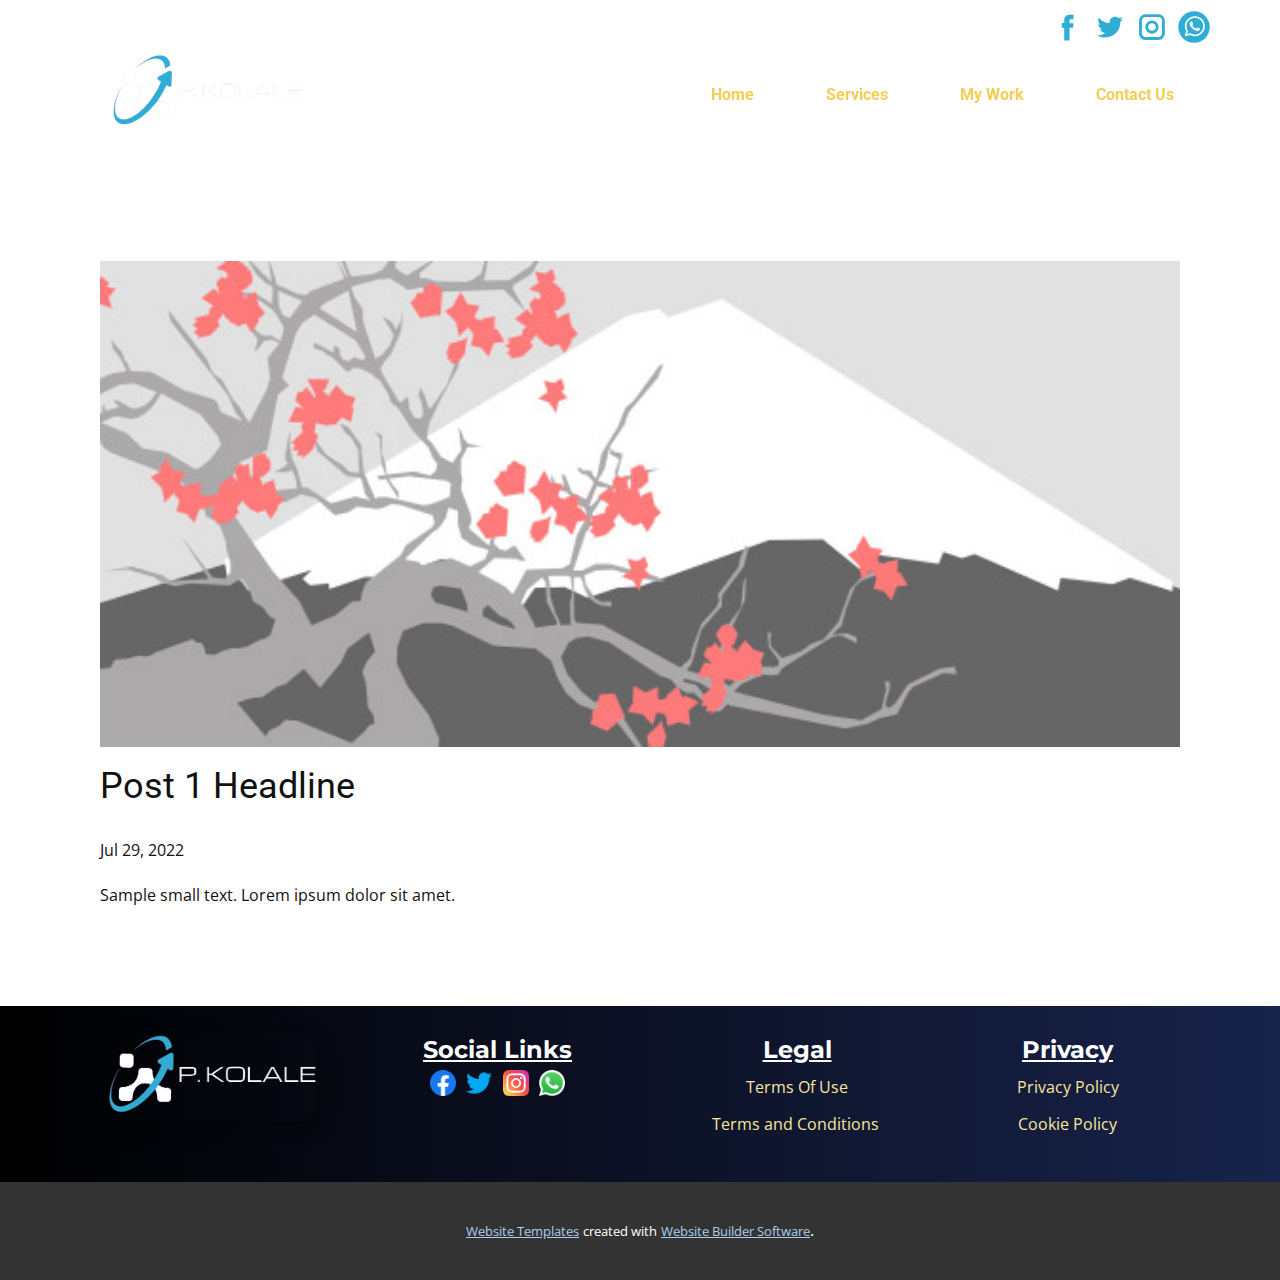
<file: blog/post.html>
<!doctype html>
<html style="font-size: 16px;" lang="en"><head>
    <meta name="viewport" content="width=device-width, initial-scale=1.0">
    <meta charset="utf-8">
    <meta name="keywords" content="Post 1 Headline">
    <meta name="description" content="">
    <title>Post 1 Headline</title>
    <link rel="stylesheet" href="../nicepage.css" media="screen">
<link rel="stylesheet" href="../Post-Template.css" media="screen">
    <script class="u-script" type="text/javascript" src="../jquery.js" "="" defer=""></script>
    <script class="u-script" type="text/javascript" src="../nicepage.js" "="" defer=""></script>
    <meta name="generator" content="Nicepage 4.15.8, nicepage.com">
    <link id="u-theme-google-font" rel="stylesheet" href="https://fonts.googleapis.com/css?family=Roboto:100,100i,300,300i,400,400i,500,500i,700,700i,900,900i|Open+Sans:300,300i,400,400i,500,500i,600,600i,700,700i,800,800i">
    <link id="u-page-google-font" rel="stylesheet" href="https://fonts.googleapis.com/css?family=Montserrat:100,100i,200,200i,300,300i,400,400i,500,500i,600,600i,700,700i,800,800i,900,900i">
    
    
    <script type="application/ld+json">{
		"@context": "http://schema.org",
		"@type": "Organization",
		"name": "",
		"logo": "images/pkolale_logo-removebg-preview1.png",
		"sameAs": [
				"https://www.facebook.com/profile.php?id=100087165131884",
				"https://twitter.com/PhillipKolale",
				"https://www.instagram.com/phillip_kolale/",
				"tel:0707385519",
				"https://www.facebook.com/profile.php?id=100087165131884",
				"https://twitter.com/PhillipKolale",
				"https://www.instagram.com/phillip_kolale/",
				"tel:0707385519"
		]
}</script>
    <meta name="theme-color" content="#478ac9">
    <meta name="twitter:site" content="@">
    <meta name="twitter:card" content="summary_large_image">
    <meta name="twitter:title" content="Post Template">
    <meta name="twitter:description" content="">
  </head>
  <body class="u-body u-xl-mode" data-lang="en"><header class="u-header u-shading u-sticky u-sticky-17af u-uploaded-video" id="sec-59f7" data-animation-name="" data-animation-duration="0" data-animation-delay="0" data-animation-direction=""><style class="u-sticky-style" data-style-id="17af">.u-sticky-fixed.u-sticky-17af, .u-body.u-sticky-fixed .u-sticky-17af {
box-shadow: 0 2px 8px 0 rgba(128,128,128,1) !important
}</style><div class="u-clearfix u-sheet u-sheet-1">
        <div class="u-social-icons u-spacing-10 u-social-icons-1">
          <a class="u-social-url" title="facebook" target="_blank" href="https://www.facebook.com/profile.php?id=100087165131884"><span class="u-icon u-social-facebook u-social-icon u-text-custom-color-5 u-icon-1"><svg class="u-svg-link" preserveAspectRatio="xMidYMin slice" viewBox="0 0 112 112" style=""><use xmlns:xlink="http://www.w3.org/1999/xlink" xlink:href="#svg-8aad"></use></svg><svg class="u-svg-content" viewBox="0 0 112 112" x="0" y="0" id="svg-8aad"><path fill="currentColor" d="M75.5,28.8H65.4c-1.5,0-4,0.9-4,4.3v9.4h13.9l-1.5,15.8H61.4v45.1H42.8V58.3h-8.8V42.4h8.8V32.2
c0-7.4,3.4-18.8,18.8-18.8h13.8v15.4H75.5z"></path></svg></span>
          </a>
          <a class="u-social-url" title="twitter" target="_blank" href="https://twitter.com/PhillipKolale"><span class="u-icon u-social-icon u-social-twitter u-text-custom-color-5 u-icon-2"><svg class="u-svg-link" preserveAspectRatio="xMidYMin slice" viewBox="0 0 112 112" style=""><use xmlns:xlink="http://www.w3.org/1999/xlink" xlink:href="#svg-2871"></use></svg><svg class="u-svg-content" viewBox="0 0 112 112" x="0" y="0" id="svg-2871"><path fill="currentColor" d="M92.2,38.2c0,0.8,0,1.6,0,2.3c0,24.3-18.6,52.4-52.6,52.4c-10.6,0.1-20.2-2.9-28.5-8.2
	c1.4,0.2,2.9,0.2,4.4,0.2c8.7,0,16.7-2.9,23-7.9c-8.1-0.2-14.9-5.5-17.3-12.8c1.1,0.2,2.4,0.2,3.4,0.2c1.6,0,3.3-0.2,4.8-0.7
	c-8.4-1.6-14.9-9.2-14.9-18c0-0.2,0-0.2,0-0.2c2.5,1.4,5.4,2.2,8.4,2.3c-5-3.3-8.3-8.9-8.3-15.4c0-3.4,1-6.5,2.5-9.2
	c9.1,11.1,22.7,18.5,38,19.2c-0.2-1.4-0.4-2.8-0.4-4.3c0.1-10,8.3-18.2,18.5-18.2c5.4,0,10.1,2.2,13.5,5.7c4.3-0.8,8.1-2.3,11.7-4.5
	c-1.4,4.3-4.3,7.9-8.1,10.1c3.7-0.4,7.3-1.4,10.6-2.9C98.9,32.3,95.7,35.5,92.2,38.2z"></path></svg></span>
          </a>
          <a class="u-social-url" title="instagram" target="_blank" href="https://www.instagram.com/phillip_kolale/"><span class="u-icon u-social-icon u-social-instagram u-text-custom-color-5 u-icon-3"><svg class="u-svg-link" preserveAspectRatio="xMidYMin slice" viewBox="0 0 112 112" style=""><use xmlns:xlink="http://www.w3.org/1999/xlink" xlink:href="#svg-96eb"></use></svg><svg class="u-svg-content" viewBox="0 0 112 112" x="0" y="0" id="svg-96eb"><path fill="currentColor" d="M55.9,32.9c-12.8,0-23.2,10.4-23.2,23.2s10.4,23.2,23.2,23.2s23.2-10.4,23.2-23.2S68.7,32.9,55.9,32.9z
	 M55.9,69.4c-7.4,0-13.3-6-13.3-13.3c-0.1-7.4,6-13.3,13.3-13.3s13.3,6,13.3,13.3C69.3,63.5,63.3,69.4,55.9,69.4z"></path><path fill="#FFFFFF" d="M79.7,26.8c-3,0-5.4,2.5-5.4,5.4s2.5,5.4,5.4,5.4c3,0,5.4-2.5,5.4-5.4S82.7,26.8,79.7,26.8z"></path><path fill="currentColor" d="M78.2,11H33.5C21,11,10.8,21.3,10.8,33.7v44.7c0,12.6,10.2,22.8,22.7,22.8h44.7c12.6,0,22.7-10.2,22.7-22.7
	V33.7C100.8,21.1,90.6,11,78.2,11z M91,78.4c0,7.1-5.8,12.8-12.8,12.8H33.5c-7.1,0-12.8-5.8-12.8-12.8V33.7
	c0-7.1,5.8-12.8,12.8-12.8h44.7c7.1,0,12.8,5.8,12.8,12.8V78.4z"></path></svg></span>
          </a>
          <a class="u-social-url" target="_blank" data-type="Whatsapp" title="Whatsapp" href="../tel:0707385519"><span class="u-icon u-social-icon u-social-whatsapp u-text-custom-color-5 u-icon-4"><svg class="u-svg-link" preserveAspectRatio="xMidYMin slice" viewBox="0 0 112 112" style=""><use xmlns:xlink="http://www.w3.org/1999/xlink" xlink:href="#svg-3bc7"></use></svg><svg class="u-svg-content" viewBox="0 0 112 112" x="0" y="0" id="svg-3bc7"><circle fill="currentColor" cx="56.1" cy="56.1" r="55"></circle><path fill="#FFFFFF" d="M83.8,28.3C77.2,21.7,68.4,18,59,18c-19.3,0-35.1,15.7-35.1,35.1c0,6.2,1.6,12.2,4.7,17.5l-5,18.2L42.2,84
	c5.1,2.8,10.9,4.3,16.8,4.3h0l0,0c19.3,0,35.1-15.7,35.1-35.1C94.1,43.8,90.5,35,83.8,28.3 M59,82.3L59,82.3
	c-5.2,0-10.4-1.4-14.9-4.1l-1.1-0.6l-11,2.9L35,69.8l-0.7-1.1c-2.9-4.6-4.5-10-4.5-15.5C29.8,37,42.9,24,59,24
	c7.8,0,15.1,3,20.6,8.6c5.5,5.5,8.5,12.8,8.5,20.6C88.2,69.2,75.1,82.3,59,82.3 M75,60.5c-0.9-0.4-5.2-2.6-6-2.9
	c-0.8-0.3-1.4-0.4-2,0.4s-2.3,2.9-2.8,3.4c-0.5,0.6-1,0.7-1.9,0.2c-0.9-0.4-3.7-1.4-7.1-4.4c-2.6-2.3-4.4-5.2-4.9-6.1
	c-0.5-0.9-0.1-1.4,0.4-1.8c0.4-0.4,0.9-1,1.3-1.5c0.4-0.5,0.6-0.9,0.9-1.5c0.3-0.6,0.1-1.1-0.1-1.5c-0.2-0.4-2-4.8-2.7-6.5
	c-0.7-1.7-1.4-1.5-2-1.5c-0.5,0-1.1,0-1.7,0c-0.6,0-1.5,0.2-2.3,1.1c-0.8,0.9-3.1,3-3.1,7.3c0,4.3,3.1,8.5,3.6,9.1
	c0.4,0.6,6.2,9.4,15,13.2c2.1,0.9,3.7,1.4,5,1.8c2.1,0.7,4,0.6,5.5,0.3c1.7-0.3,5.2-2.1,5.9-4.2c0.7-2,0.7-3.8,0.5-4.2
	C76.5,61.1,75.9,60.9,75,60.5"></path></svg></span>
          </a>
        </div>
        <a href="../Home.html" data-page-id="2789819724" class="u-image u-logo u-image-1" data-image-width="500" data-image-height="241" title="Home">
          <img src="../images/pkolale_logo-removebg-preview1.png" class="u-logo-image u-logo-image-1">
        </a>
        <nav data-position="" class="u-menu u-menu-one-level u-offcanvas u-menu-1">
          <div class="menu-collapse" style="font-size: 1rem; letter-spacing: 0px; font-weight: 700;">
            <a class="u-border-2 u-border-white u-button-style u-custom-active-border-color u-custom-border u-custom-border-color u-custom-borders u-custom-color u-custom-hover-border-color u-custom-left-right-menu-spacing u-custom-padding-bottom u-custom-text-active-color u-custom-text-color u-custom-text-hover-color u-custom-top-bottom-menu-spacing u-gradient u-nav-link" href="#" style="padding: 15px 22px; font-size: calc(1em + 30px); background-image: linear-gradient(#30add4, #18234b);">
              <svg class="u-svg-link" viewBox="0 0 24 24"><use xmlns:xlink="http://www.w3.org/1999/xlink" xlink:href="#menu-hamburger"></use></svg>
              <svg class="u-svg-content" version="1.1" id="menu-hamburger" viewBox="0 0 16 16" x="0px" y="0px" xmlns:xlink="http://www.w3.org/1999/xlink" xmlns="http://www.w3.org/2000/svg"><g><rect y="1" width="16" height="2"></rect><rect y="7" width="16" height="2"></rect><rect y="13" width="16" height="2"></rect>
</g></svg>
            </a>
          </div>
          <div class="u-custom-menu u-nav-container">
            <ul class="u-custom-font u-heading-font u-nav u-unstyled u-nav-1"><li class="u-nav-item"><a class="u-button-style u-nav-link u-text-active-custom-color-1 u-text-custom-color-1" href="../Home.html" style="padding: 10px 36px;">Home</a>
</li><li class="u-nav-item"><a class="u-button-style u-nav-link u-text-active-custom-color-1 u-text-custom-color-1" href="../Service.html" style="padding: 10px 36px;">Services</a>
</li><li class="u-nav-item"><a class="u-button-style u-nav-link u-text-active-custom-color-1 u-text-custom-color-1" href="../My-Work.html" style="padding: 10px 36px;">My Work</a>
</li><li class="u-nav-item"><a class="u-button-style u-nav-link u-text-active-custom-color-1 u-text-custom-color-1" href="../Contact.html" style="padding: 10px 36px;">Contact Us</a>
</li></ul>
          </div>
          <div class="u-custom-menu u-nav-container-collapse">
            <div class="u-container-style u-custom-color-5 u-inner-container-layout u-opacity u-opacity-90 u-sidenav">
              <div class="u-inner-container-layout u-sidenav-overflow">
                <div class="u-menu-close"></div>
                <ul class="u-align-center u-custom-font u-heading-font u-nav u-popupmenu-items u-spacing-25 u-unstyled u-nav-2"><li class="u-nav-item"><a class="u-button-style u-nav-link" href="../Home.html">Home</a>
</li><li class="u-nav-item"><a class="u-button-style u-nav-link" href="../Service.html">Services</a>
</li><li class="u-nav-item"><a class="u-button-style u-nav-link" href="../My-Work.html">My Work</a>
</li><li class="u-nav-item"><a class="u-button-style u-nav-link" href="../Contact.html">Contact Us</a>
</li></ul>
              </div>
            </div>
            <div class="u-menu-overlay u-opacity u-opacity-20 u-white"></div>
          </div>
        </nav>
      </div></header>
    <section class="u-align-center u-clearfix u-section-1" id="sec-f41d">
      <div class="u-clearfix u-sheet u-valign-middle-md u-valign-middle-sm u-valign-middle-xs u-sheet-1"><!--post_details--><!--post_details_options_json--><!--{"source":""}--><!--/post_details_options_json--><!--blog_post-->
        <div class="u-container-style u-expanded-width u-post-details u-post-details-1">
          <div class="u-container-layout u-valign-middle u-container-layout-1"><!--blog_post_image-->
            <img alt="" class="u-blog-control u-expanded-width u-image u-image-default u-image-1" src="[data-uri]"><!--/blog_post_image--><!--blog_post_header-->
            <h2 class="u-blog-control u-text u-text-1">Post 1 Headline</h2><!--/blog_post_header--><!--blog_post_metadata-->
            <div class="u-blog-control u-metadata u-metadata-1"><!--blog_post_metadata_date-->
              <span class="u-meta-date u-meta-icon">Jul 29, 2022</span><!--/blog_post_metadata_date--><!--blog_post_metadata_category-->
              <!--/blog_post_metadata_category--><!--blog_post_metadata_comments-->
              <!--/blog_post_metadata_comments-->
            </div><!--/blog_post_metadata--><!--blog_post_content-->
            <div class="u-align-justify u-blog-control u-post-content u-text u-text-2 fr-view">
  Sample small text. Lorem ipsum dolor sit amet.
  </div><!--/blog_post_content-->
          </div>
        </div><!--/blog_post--><!--/post_details-->
      </div>
    </section>
    
    
    <footer class="u-clearfix u-footer u-gradient u-footer" id="sec-d5ab"><div class="u-clearfix u-sheet u-sheet-1">
        <div class="u-clearfix u-expanded-width u-layout-wrap u-layout-wrap-1">
          <div class="u-layout">
            <div class="u-layout-row">
              <div class="u-container-style u-layout-cell u-size-15 u-layout-cell-1">
                <div class="u-container-layout u-valign-top u-container-layout-1">
                  <img class="u-image u-image-round u-radius-15 u-image-1" src="../images/pkolale_logo-removebg-preview1.png" alt="" data-image-width="500" data-image-height="241">
                </div>
              </div>
              <div class="u-container-style u-layout-cell u-size-15 u-layout-cell-2">
                <div class="u-container-layout u-container-layout-2">
                  <h4 class="u-align-center u-custom-font u-font-montserrat u-text u-text-body-alt-color u-text-1">Social Links</h4>
                  <div class="u-social-icons u-spacing-10 u-social-icons-1">
                    <a class="u-social-url" title="facebook" target="_blank" href="https://www.facebook.com/profile.php?id=100087165131884"><span class="u-file-icon u-icon u-social-facebook u-social-icon u-icon-1"><img src="../images/5968764.png" alt=""></span>
                    </a>
                    <a class="u-social-url" title="twitter" target="_blank" href="https://twitter.com/PhillipKolale"><span class="u-file-icon u-icon u-social-icon u-social-twitter u-icon-2"><img src="../images/733579.png" alt=""></span>
                    </a>
                    <a class="u-social-url" title="instagram" target="_blank" href="https://www.instagram.com/phillip_kolale/"><span class="u-file-icon u-icon u-social-icon u-social-instagram u-icon-3"><img src="../images/2111463.png" alt=""></span>
                    </a>
                    <a class="u-social-url" target="_blank" data-type="Whatsapp" title="Whatsapp" href="../tel:0707385519"><span class="u-file-icon u-icon u-social-icon u-social-whatsapp u-icon-4"><img src="../images/5968841.png" alt=""></span>
                    </a>
                  </div>
                </div>
              </div>
              <div class="u-container-style u-layout-cell u-size-15 u-layout-cell-3">
                <div class="u-container-layout u-container-layout-3">
                  <h4 class="u-align-center u-custom-font u-font-montserrat u-text u-text-body-alt-color u-text-2">Legal</h4>
                  <a href="#" class="u-border-1 u-border-active-palette-2-base u-border-hover-palette-1-base u-btn u-button-style u-none u-text-palette-3-light-2 u-btn-1"> Terms Of Use</a>
                  <a href="#" class="u-border-1 u-border-active-palette-2-base u-border-hover-palette-1-base u-btn u-button-style u-none u-text-palette-3-light-2 u-btn-2">Terms and Conditions</a>
                </div>
              </div>
              <div class="u-align-left u-container-style u-layout-cell u-size-15 u-layout-cell-4">
                <div class="u-container-layout u-container-layout-4">
                  <h4 class="u-align-center u-custom-font u-font-montserrat u-text u-text-body-alt-color u-text-3">Privacy</h4>
                  <a href="#" class="u-border-1 u-border-active-palette-2-base u-border-hover-palette-1-base u-btn u-button-style u-none u-text-palette-3-light-2 u-btn-3"> Privacy Policy</a>
                  <a href="#" class="u-border-1 u-border-active-palette-2-base u-border-hover-palette-1-base u-btn u-button-style u-none u-text-palette-3-light-2 u-btn-4"> Cookie Policy</a>
                </div>
              </div>
            </div>
          </div>
        </div>
      </div></footer>
    <section class="u-backlink u-clearfix u-grey-80">
      <a class="u-link" href="https://nicepage.com/website-templates" target="_blank">
        <span>Website Templates</span>
      </a>
      <p class="u-text">
        <span>created with</span>
      </p>
      <a class="u-link" href="" target="_blank">
        <span>Website Builder Software</span>
      </a>. 
    </section>
  
</body></html>
</file>
